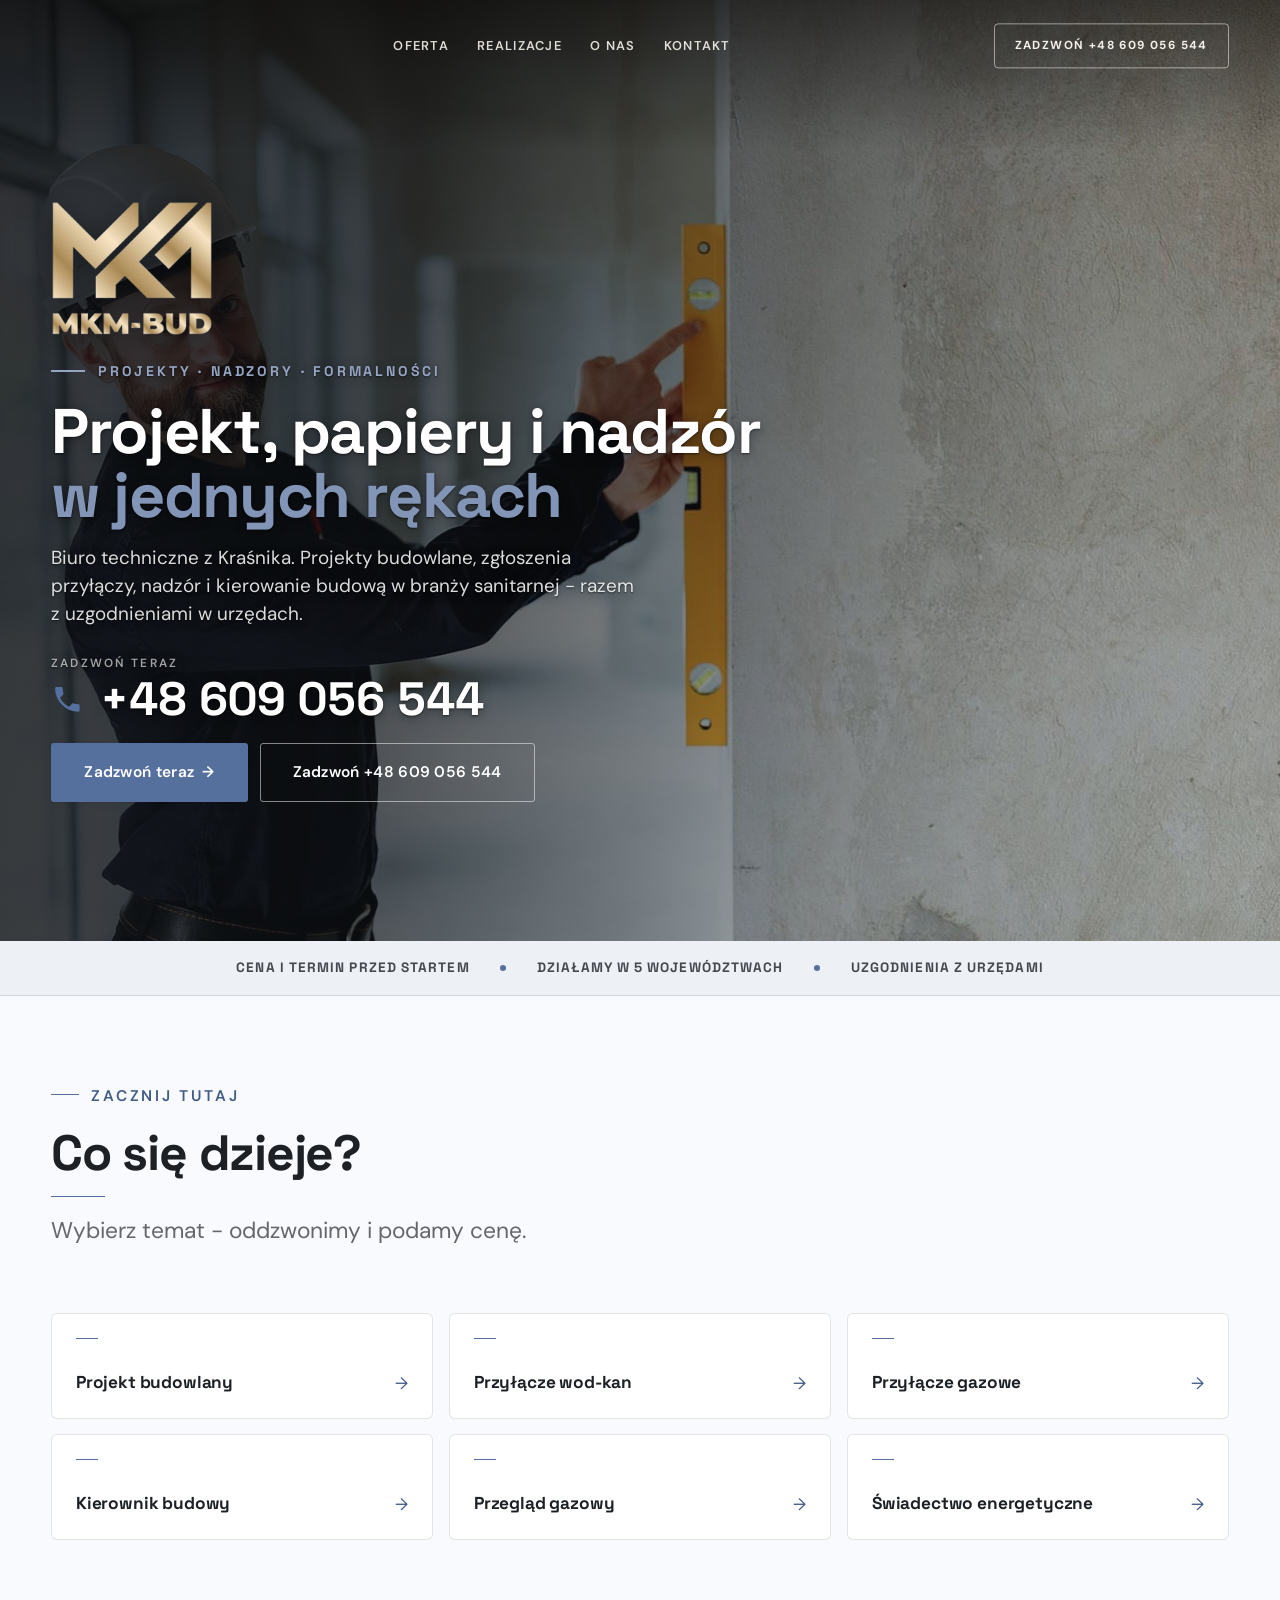
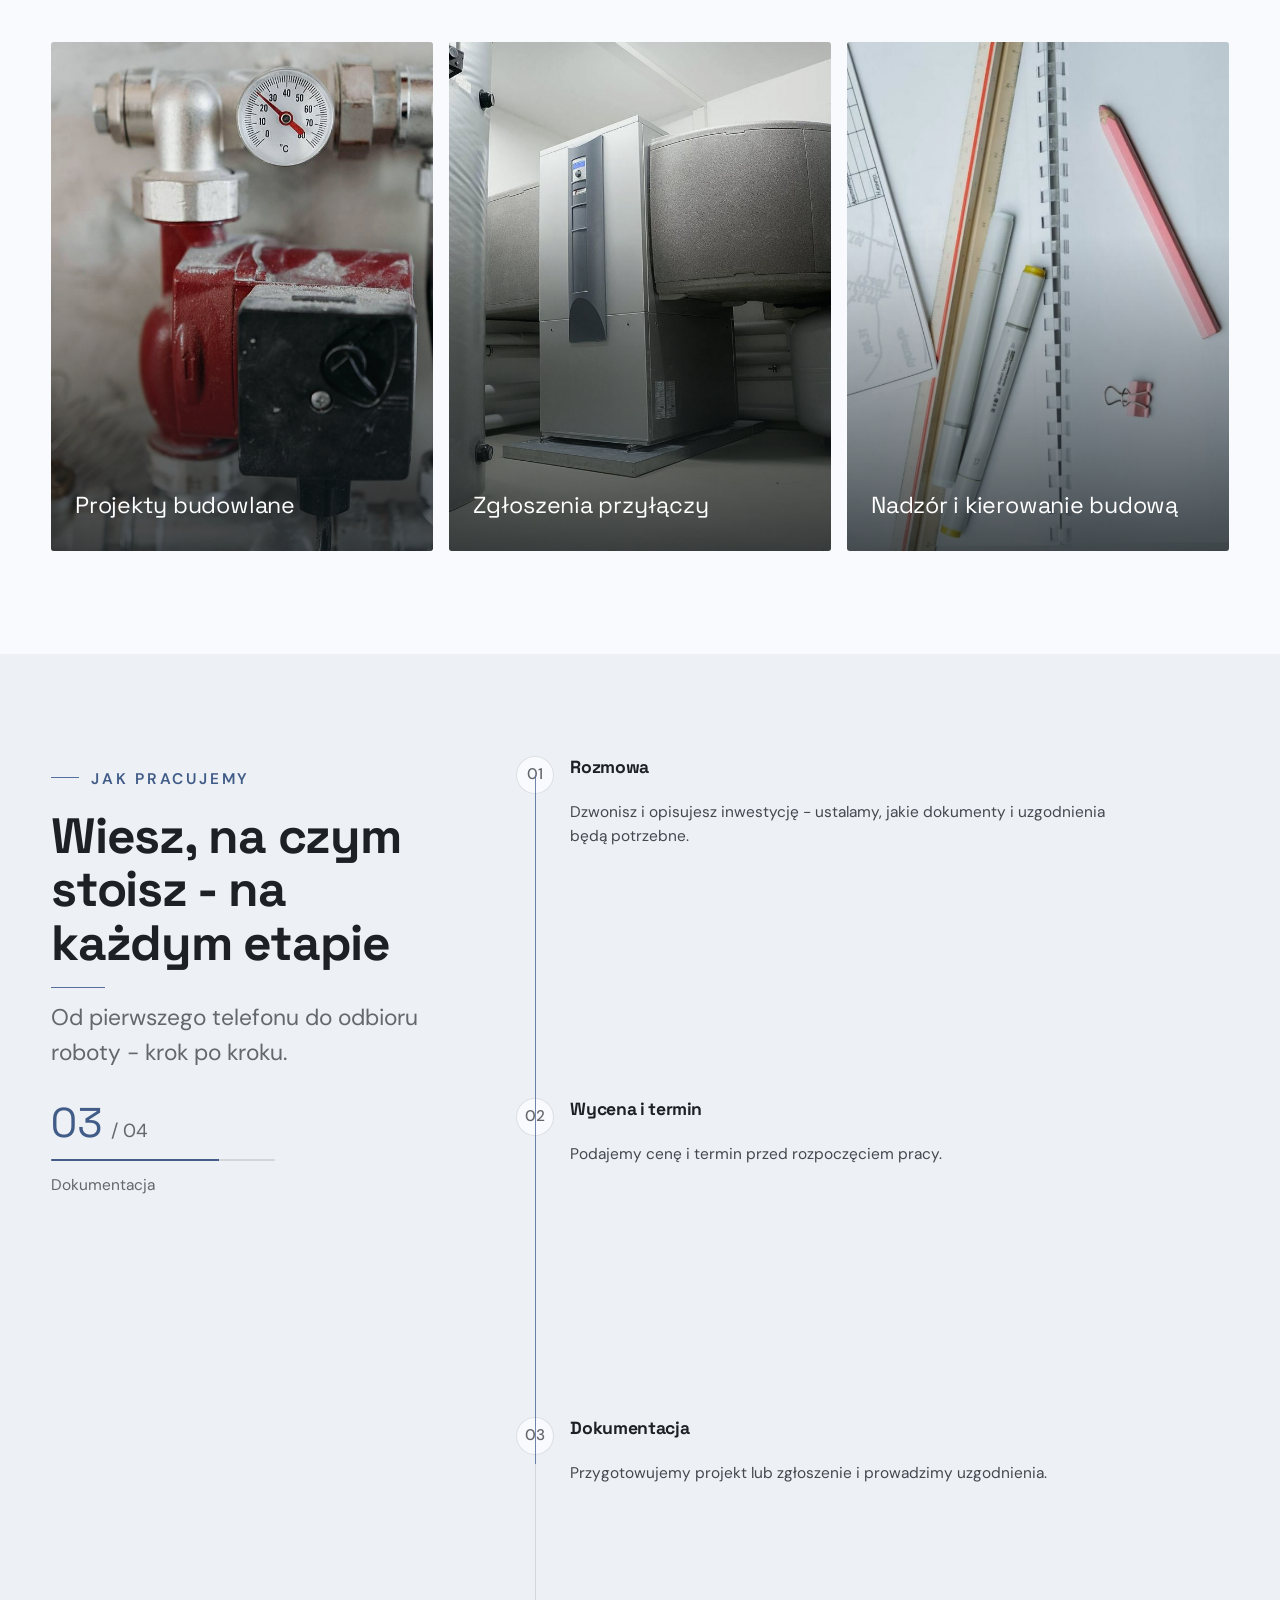
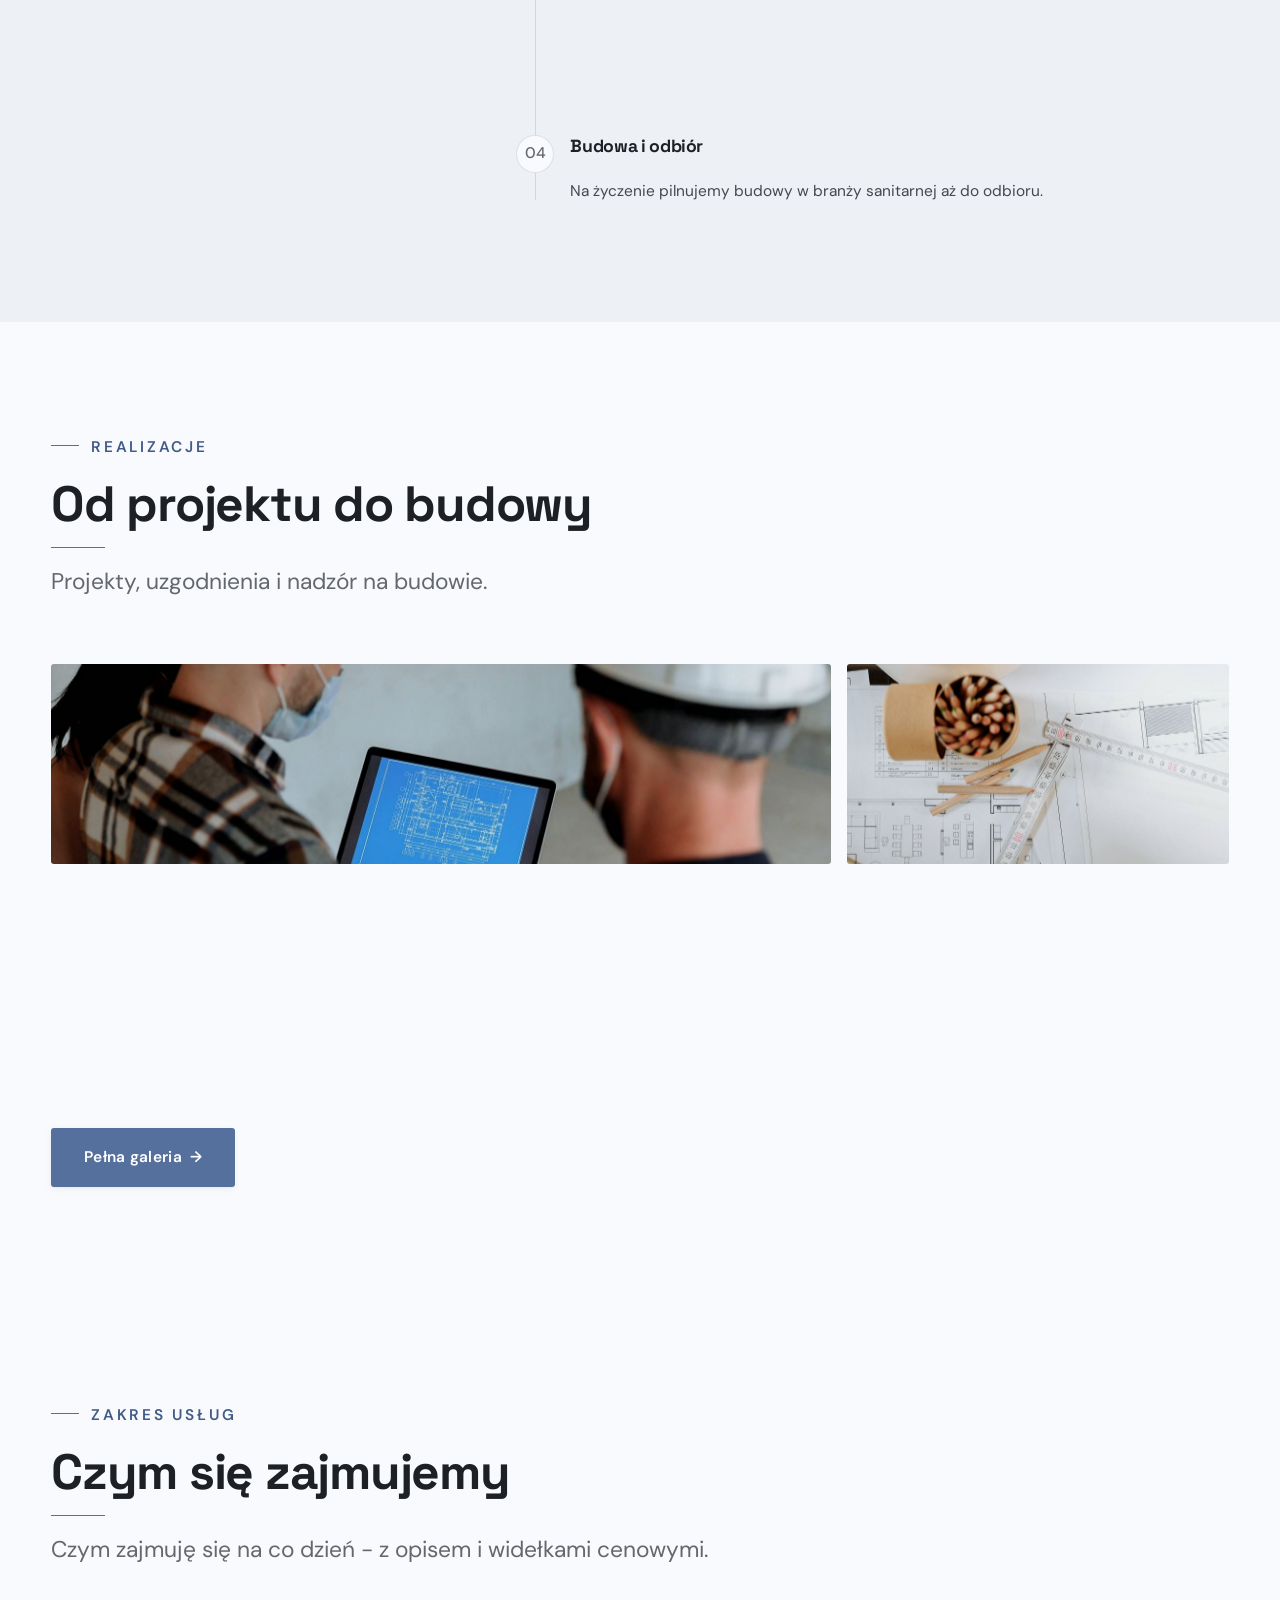
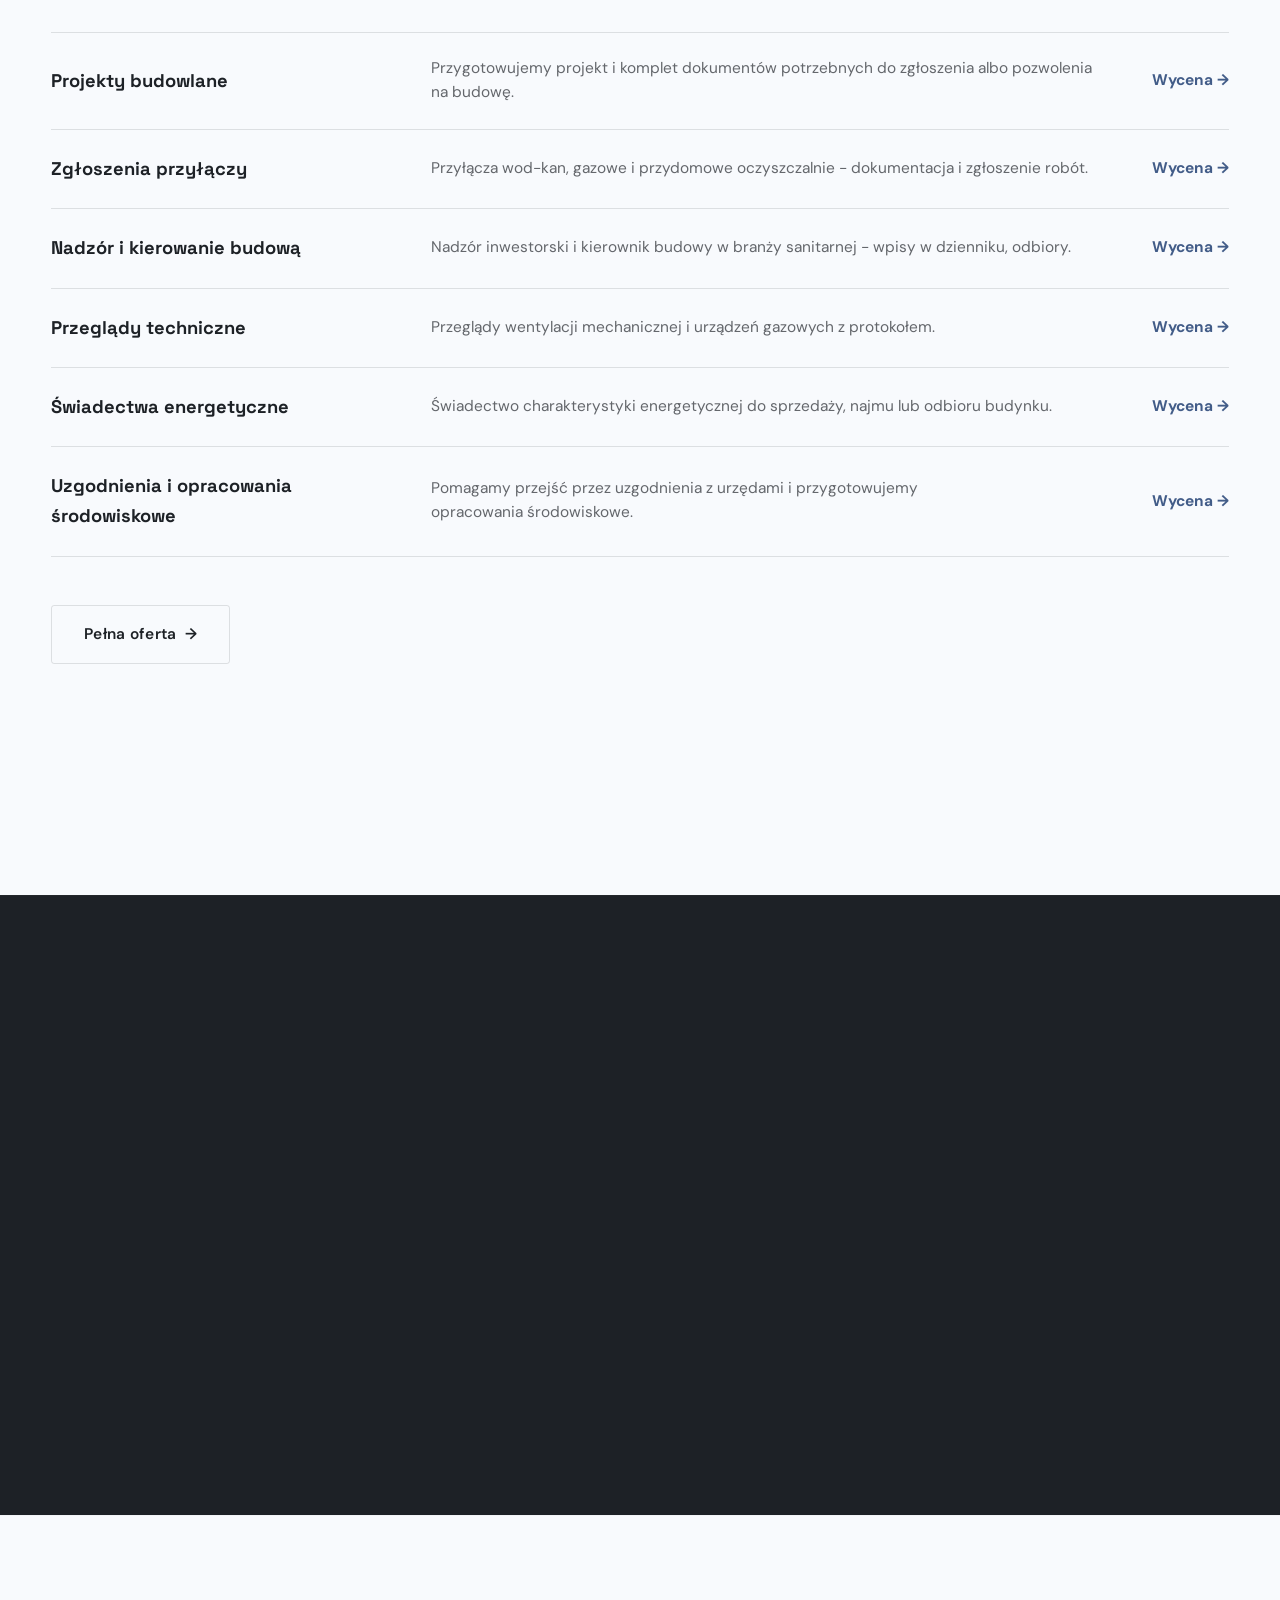
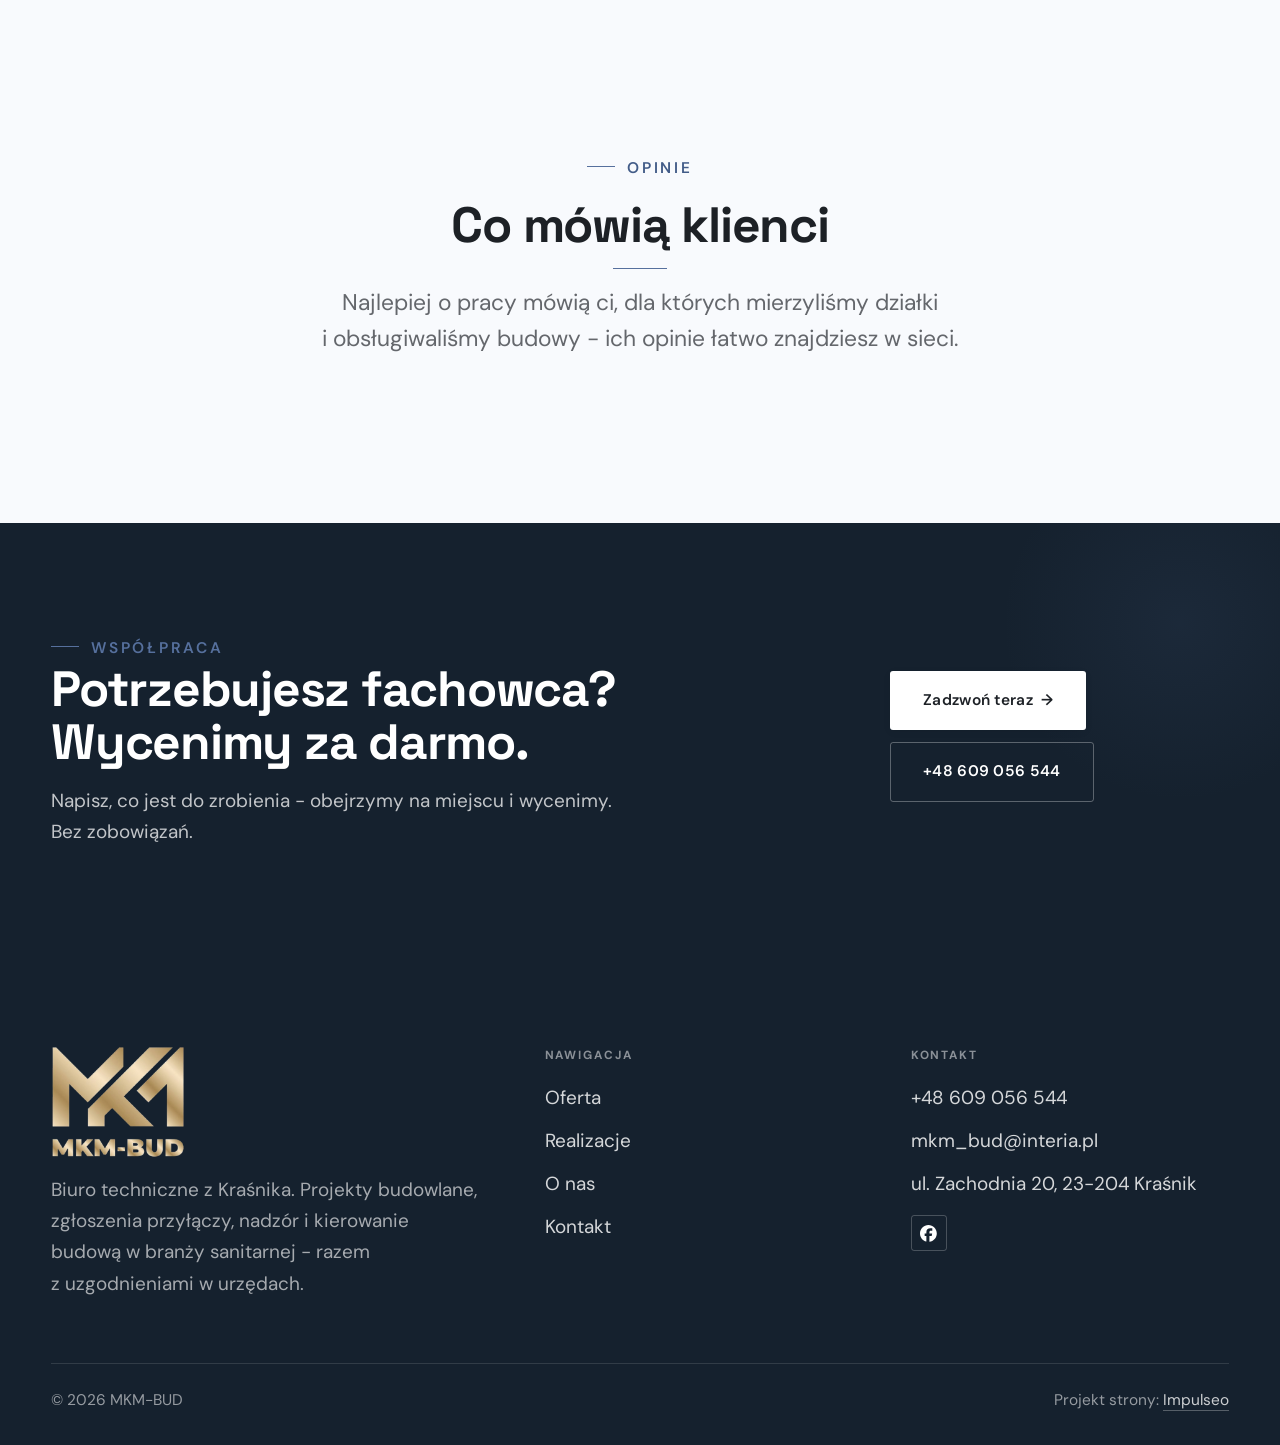
<file: index.html>
<!DOCTYPE html>
<html lang="pl">
<head>
<meta charset="UTF-8">
<meta name="viewport" content="width=device-width, initial-scale=1.0">
<title>MKM-BUD - Projekty i nadzory budowlane · Kraśnik</title>
<meta name="description" content="MKM-BUD - projekty budowlane, zgłoszenia przyłączy wod-kan i gazowych, nadzory i kierowanie budową w branży sanitarnej, przeglądy techniczne, świadectwa energetyczne. Kraśnik i okolice.">
<link rel="canonical" href="https://kris20032.github.io/mkm-bud/">
<meta name="robots" content="noindex, nofollow">
<meta property="og:type" content="website">
<meta property="og:locale" content="pl_PL">
<meta property="og:site_name" content="MKM-BUD">
<meta property="og:title" content="MKM-BUD - Projekty i nadzory budowlane · Kraśnik">
<meta property="og:description" content="MKM-BUD - projekty budowlane, zgłoszenia przyłączy wod-kan i gazowych, nadzory i kierowanie budową w branży sanitarnej, przeglądy techniczne, świadectwa energetyczne. Kraśnik i okolice.">
<meta property="og:url" content="https://kris20032.github.io/mkm-bud/">
<meta property="og:image" content="https://kris20032.github.io/mkm-bud/img/og.jpg">
<meta property="og:image:width" content="1200">
<meta property="og:image:height" content="630">
<meta name="twitter:card" content="summary_large_image">
<script type="application/ld+json">{"@context": "https://schema.org", "@type": "LocalBusiness", "name": "MKM-BUD", "url": "https://kris20032.github.io/mkm-bud/", "telephone": "+48609056544", "image": "https://kris20032.github.io/mkm-bud/img/og.jpg", "areaServed": "Kraśnik", "sameAs": ["https://www.facebook.com/mkmbudownictwo/"]}</script>
<link rel="preconnect" href="https://fonts.googleapis.com">
<link rel="preconnect" href="https://fonts.gstatic.com" crossorigin>
<link href="https://fonts.googleapis.com/css2?family=Space+Grotesk:wght@500;600;700&family=DM+Sans:opsz,wght@9..40,400;9..40,500;9..40,600&display=swap" rel="stylesheet">
<link rel="stylesheet" href="assets/styles.css?v=61407853">
</head>
<body class="home">

<header class="nav">
  <div class="wrap nav-inner">
    <a class="brand brand-has-logo" href="index.html"><img class="brand-logo" src="img/logo-nav.jpg" alt="MKM-BUD" width="371" height="320" decoding="async"></a>
    <nav class="nav-links">
      <a href="oferta.html">Oferta</a>
      <a href="realizacje.html">Realizacje</a>
      <a href="o-nas.html">O nas</a>
      <a href="kontakt.html">Kontakt</a>
      <a href="tel:+48609056544" class="btn btn-accent">Zadzwoń +48 609 056 544</a>
    </nav>
    <button class="nav-toggle" aria-label="Menu"><span></span><span></span><span></span></button>
  </div>
</header>

<main>
<section class="hero-fach">
  <img class="hf-photo" src="img/hero.jpg" fetchpriority="high" data-rotate="img/g1.jpg|img/g2.jpg" alt="MKM-BUD" width="1600" height="1066">
  <div class="hf-panel">
    <div class="hf-inner">
      <img class="hf-logo" src="img/logo-gold.png" alt="Logo MKM-BUD" width="431" height="360" decoding="async">
      <span class="hf-kicker">Projekty · nadzory · formalności</span>
      <h1 class="hf-title">Projekt, papiery i nadzór <em>w jednych rękach</em></h1>
      <p class="hf-lead">Biuro techniczne z Kraśnika. Projekty budowlane, zgłoszenia przyłączy, nadzór i kierowanie budową w branży sanitarnej - razem z uzgodnieniami w urzędach.</p>
      <a class="hf-phone" href="tel:+48609056544"><span class="hf-phone-lab">Zadzwoń teraz</span><span class="hf-phone-num"><svg class="ico-tel" width="16" height="16" viewBox="0 0 24 24" fill="none" aria-hidden="true"><path d="M6.6 10.8a15.5 15.5 0 0 0 6.6 6.6l2.2-2.2a1 1 0 0 1 1-.24 11.4 11.4 0 0 0 3.6.58 1 1 0 0 1 1 1V20a1 1 0 0 1-1 1A17 17 0 0 1 3 4a1 1 0 0 1 1-1h3.5a1 1 0 0 1 1 1c0 1.25.2 2.46.58 3.6a1 1 0 0 1-.25 1l-2.23 2.2Z" fill="currentColor"/></svg> +48 609 056 544</span></a>
      <div class="hf-actions">
        <a href="kontakt.html" class="btn btn-accent">Zadzwoń teraz <span class="arr">→</span></a>
        <a href="tel:+48609056544" class="btn btn-ghost hf-ghost">Zadzwoń +48 609 056 544</a>
      </div>
    </div>
  </div>
</section>
<section class="fach-promise">
  <div class="wrap">
    <ul class="fp-row reveal"><li>Cena i termin przed startem</li><li>Działamy w 5 województwach</li><li>Uzgodnienia z urzędami</li></ul>
  </div>
</section>
<section class="objawy">
  <div class="wrap">
    <div class="head reveal">
      <span class="eyebrow">Zacznij tutaj</span>
      <h2>Co się dzieje?</h2>
      <p>Wybierz temat - oddzwonimy i podamy cenę.</p>
    </div>
    <div class="obj-grid">
      <a class="obj-tile reveal" href="kontakt.html"><span class="ot-row"><span class="ot-name">Projekt budowlany</span><span class="ot-arr" aria-hidden="true">→</span></span></a>
      <a class="obj-tile reveal" href="kontakt.html"><span class="ot-row"><span class="ot-name">Przyłącze wod-kan</span><span class="ot-arr" aria-hidden="true">→</span></span></a>
      <a class="obj-tile reveal" href="kontakt.html"><span class="ot-row"><span class="ot-name">Przyłącze gazowe</span><span class="ot-arr" aria-hidden="true">→</span></span></a>
      <a class="obj-tile reveal" href="kontakt.html"><span class="ot-row"><span class="ot-name">Kierownik budowy</span><span class="ot-arr" aria-hidden="true">→</span></span></a>
      <a class="obj-tile reveal" href="kontakt.html"><span class="ot-row"><span class="ot-name">Przegląd gazowy</span><span class="ot-arr" aria-hidden="true">→</span></span></a>
      <a class="obj-tile reveal" href="kontakt.html"><span class="ot-row"><span class="ot-name">Świadectwo energetyczne</span><span class="ot-arr" aria-hidden="true">→</span></span></a>
    </div>
  </div>
</section>
<section class="gateways-band">
  <div class="wrap">
    <div class="gateways">
      <a href="oferta.html" class="gateway reveal"><img src="img/g3.jpg" alt="Projekty budowlane" loading="lazy" width="1600" height="1068" decoding="async"><span class="g-ttl">Projekty budowlane</span></a>
      <a href="oferta.html" class="gateway reveal"><img src="img/g4.jpg" alt="Zgłoszenia przyłączy" loading="lazy" width="1600" height="1066" decoding="async"><span class="g-ttl">Zgłoszenia przyłączy</span></a>
      <a href="oferta.html" class="gateway reveal"><img src="img/g5.jpg" alt="Nadzór i kierowanie budową" loading="lazy" width="1556" height="1022" decoding="async"><span class="g-ttl">Nadzór i kierowanie budową</span></a>
    </div>
  </div>
</section>
<section class="proces proces-os fachowcy">
  <div class="wrap proc-grid">
    <div class="proc-side">
      <div class="head reveal">
        <span class="eyebrow">Jak pracujemy</span>
        <h2>Wiesz, na czym stoisz - na każdym etapie</h2>
        <p>Od pierwszego telefonu do odbioru roboty - krok po kroku.</p>
      </div>
      <div class="proc-count" aria-hidden="true"><span class="pc-cur">01</span><span class="pc-all">/ 04</span></div>
      <div class="proc-bar" aria-hidden="true"><i></i></div>
      <p class="proc-now" aria-hidden="true">Rozmowa</p>
    </div>
    <ol class="proces-line">
      <li class="reveal"><span class="pno">01</span><h3>Rozmowa</h3><p>Dzwonisz i opisujesz inwestycję - ustalamy, jakie dokumenty i uzgodnienia będą potrzebne.</p></li>
      <li class="reveal"><span class="pno">02</span><h3>Wycena i termin</h3><p>Podajemy cenę i termin przed rozpoczęciem pracy.</p></li>
      <li class="reveal"><span class="pno">03</span><h3>Dokumentacja</h3><p>Przygotowujemy projekt lub zgłoszenie i prowadzimy uzgodnienia.</p></li>
      <li class="reveal"><span class="pno">04</span><h3>Budowa i odbiór</h3><p>Na życzenie pilnujemy budowy w branży sanitarnej aż do odbioru.</p></li>
    </ol>
  </div>
</section>
<section>
  <div class="wrap">
    <div class="head reveal">
      <span class="eyebrow">Realizacje</span>
      <h2>Od projektu do budowy</h2>
      <p>Projekty, uzgodnienia i nadzór na budowie.</p>
    </div>
    <div class="gallery">
      <div class="tile t-two3 reveal"><img src="img/g6.jpg" alt="MKM-BUD" loading="lazy" width="1600" height="1066" decoding="async"></div>
      <div class="tile t-third reveal"><img src="img/g7.jpg" alt="MKM-BUD" loading="lazy" width="1600" height="1066" decoding="async"></div>
      <div class="tile t-third reveal"><img src="img/g8.jpg" alt="MKM-BUD" loading="lazy" width="1600" height="1066" decoding="async"></div>
      <div class="tile t-third reveal"><img src="img/g9.jpg" alt="MKM-BUD" loading="lazy" width="1600" height="1066" decoding="async"></div>
      <div class="tile t-third reveal"><img src="img/g10.jpg" alt="MKM-BUD" loading="lazy" width="1548" height="1008" decoding="async"></div>
    </div>
    <div style="margin-top:var(--space-7)" class="reveal"><a href="realizacje.html" class="btn btn-accent">Pełna galeria <span class="arr">→</span></a></div>
  </div>
</section>
<section class="fach-uslugi">
  <div class="wrap">
    <div class="head reveal">
      <span class="eyebrow">Zakres usług</span>
      <h2>Czym się zajmujemy</h2>
      <p>Czym zajmuję się na co dzień - z opisem i widełkami cenowymi.</p>
    </div>
    <ul class="fu-list">
      <li class="fu-row reveal"><div class="fu-name">Projekty budowlane</div><div class="fu-desc">Przygotowujemy projekt i komplet dokumentów potrzebnych do zgłoszenia albo pozwolenia na budowę.</div><a class="fu-cta" href="kontakt.html">Wycena <span class="arr">→</span></a></li>
      <li class="fu-row reveal"><div class="fu-name">Zgłoszenia przyłączy</div><div class="fu-desc">Przyłącza wod-kan, gazowe i przydomowe oczyszczalnie - dokumentacja i zgłoszenie robót.</div><a class="fu-cta" href="kontakt.html">Wycena <span class="arr">→</span></a></li>
      <li class="fu-row reveal"><div class="fu-name">Nadzór i kierowanie budową</div><div class="fu-desc">Nadzór inwestorski i kierownik budowy w branży sanitarnej - wpisy w dzienniku, odbiory.</div><a class="fu-cta" href="kontakt.html">Wycena <span class="arr">→</span></a></li>
      <li class="fu-row reveal"><div class="fu-name">Przeglądy techniczne</div><div class="fu-desc">Przeglądy wentylacji mechanicznej i urządzeń gazowych z protokołem.</div><a class="fu-cta" href="kontakt.html">Wycena <span class="arr">→</span></a></li>
      <li class="fu-row reveal"><div class="fu-name">Świadectwa energetyczne</div><div class="fu-desc">Świadectwo charakterystyki energetycznej do sprzedaży, najmu lub odbioru budynku.</div><a class="fu-cta" href="kontakt.html">Wycena <span class="arr">→</span></a></li>
      <li class="fu-row reveal"><div class="fu-name">Uzgodnienia i opracowania środowiskowe</div><div class="fu-desc">Pomagamy przejść przez uzgodnienia z urzędami i przygotowujemy opracowania środowiskowe.</div><a class="fu-cta" href="kontakt.html">Wycena <span class="arr">→</span></a></li>
    </ul>
    <div style="margin-top:var(--space-7)" class="reveal"><a href="oferta.html" class="btn btn-ghost">Pełna oferta <span class="arr">→</span></a></div>
  </div>
</section>
<section class="stopklatka" aria-hidden="true">
  <div class="stk-bg" style="background-image:url(img/g11.jpg)"></div>
</section>
<section class="opinie op-fallback">
  <div class="wrap">
    <div class="head center reveal">
      <span class="eyebrow">Opinie</span>
      <h2>Co mówią klienci</h2>
      <p>Najlepiej o pracy mówią ci, dla których mierzyliśmy działki i obsługiwaliśmy budowy - ich opinie łatwo znajdziesz w sieci.</p>
    </div>
  </div>
</section>
<section class="cta">
  <div class="wrap">
    <div class="reveal">
      <span class="eyebrow">Współpraca</span>
      <h2>Potrzebujesz fachowca? Wycenimy za darmo.</h2>
      <p>Napisz, co jest do zrobienia - obejrzymy na miejscu i wycenimy. Bez zobowiązań.</p>
    </div>
    <div class="cta-actions reveal">
      <a href="kontakt.html" class="btn btn-light">Zadzwoń teraz <span class="arr">→</span></a>
      <a href="tel:+48609056544" class="btn btn-ghost btn-ghost-cta">+48 609 056 544</a>
    </div>
  </div>
</section>
</main>

<footer>
  <div class="wrap">
    <div class="foot-grid">
      <div class="foot-brand">
        <img class="foot-logo" src="img/logo-gold.png" alt="MKM-BUD" width="431" height="360" loading="lazy" decoding="async">
        <p>Biuro techniczne z Kraśnika. Projekty budowlane, zgłoszenia przyłączy, nadzór i kierowanie budową w branży sanitarnej - razem z uzgodnieniami w urzędach.</p>
      </div>
      <div class="foot-col">
        <h4>Nawigacja</h4>
        <a href="oferta.html">Oferta</a>
        <a href="realizacje.html">Realizacje</a>
        <a href="o-nas.html">O nas</a>
        <a href="kontakt.html">Kontakt</a>
      </div>
      <div class="foot-col">
        <h4>Kontakt</h4>
        <a href="tel:+48609056544">+48 609 056 544</a>
        <a href="mailto:mkm_bud@interia.pl">mkm_bud@interia.pl</a>
        <p>ul. Zachodnia 20, 23-204 Kraśnik</p>
      <div class="foot-soc">
        <a class="soc" href="https://www.facebook.com/mkmbudownictwo/" target="_blank" rel="noopener" aria-label="Facebook - MKM-BUD"><svg viewBox="0 0 24 24" aria-hidden="true" focusable="false"><path d="M9.101 23.691v-7.98H6.627v-3.667h2.474v-1.58c0-4.085 1.848-5.978 5.858-5.978.401 0 .955.042 1.468.103a8.68 8.68 0 0 1 1.141.195v3.325a8.623 8.623 0 0 0-.653-.036 26.805 26.805 0 0 0-.733-.009c-.707 0-1.259.096-1.675.309a1.686 1.686 0 0 0-.679.622c-.258.42-.374.995-.374 1.752v1.297h3.919l-.386 2.103-.287 1.564h-3.246v8.245C19.396 23.238 24 18.179 24 12.044c0-6.627-5.373-12-12-12s-12 5.373-12 12c0 5.628 3.874 10.35 9.101 11.647Z" fill="currentColor"/></svg></a>
      </div>
      </div>
    </div>
    <div class="foot-bot">
      <span>© 2026 MKM-BUD</span>
      <span>Projekt strony: <a class="foot-credit" href="https://impulseo.pl" target="_blank" rel="noopener">Impulseo</a></span>
    </div>
  </div>
</footer>
<div class="sticky-call"><a class="sc-call" href="tel:+48609056544"><svg class="ico-tel" width="16" height="16" viewBox="0 0 24 24" fill="none" aria-hidden="true"><path d="M6.6 10.8a15.5 15.5 0 0 0 6.6 6.6l2.2-2.2a1 1 0 0 1 1-.24 11.4 11.4 0 0 0 3.6.58 1 1 0 0 1 1 1V20a1 1 0 0 1-1 1A17 17 0 0 1 3 4a1 1 0 0 1 1-1h3.5a1 1 0 0 1 1 1c0 1.25.2 2.46.58 3.6a1 1 0 0 1-.25 1l-2.23 2.2Z" fill="currentColor"/></svg> Zadzwoń</a><a class="sc-quote" href="kontakt.html">Zadzwoń teraz</a></div>
<div class="demo-wazne" data-do="2026-10-21" data-cykl="3" hidden><svg class="dw-ico" width="13" height="13" viewBox="0 0 24 24" fill="none" aria-hidden="true"><circle cx="12" cy="12" r="8.6" stroke="currentColor" stroke-width="1.8"/><path d="M12 7.2V12l3.3 2" stroke="currentColor" stroke-width="1.8" stroke-linecap="round"/></svg><span class="dw-txt"></span></div>

<script src="assets/main.js"></script>
</body>
</html>
</file>
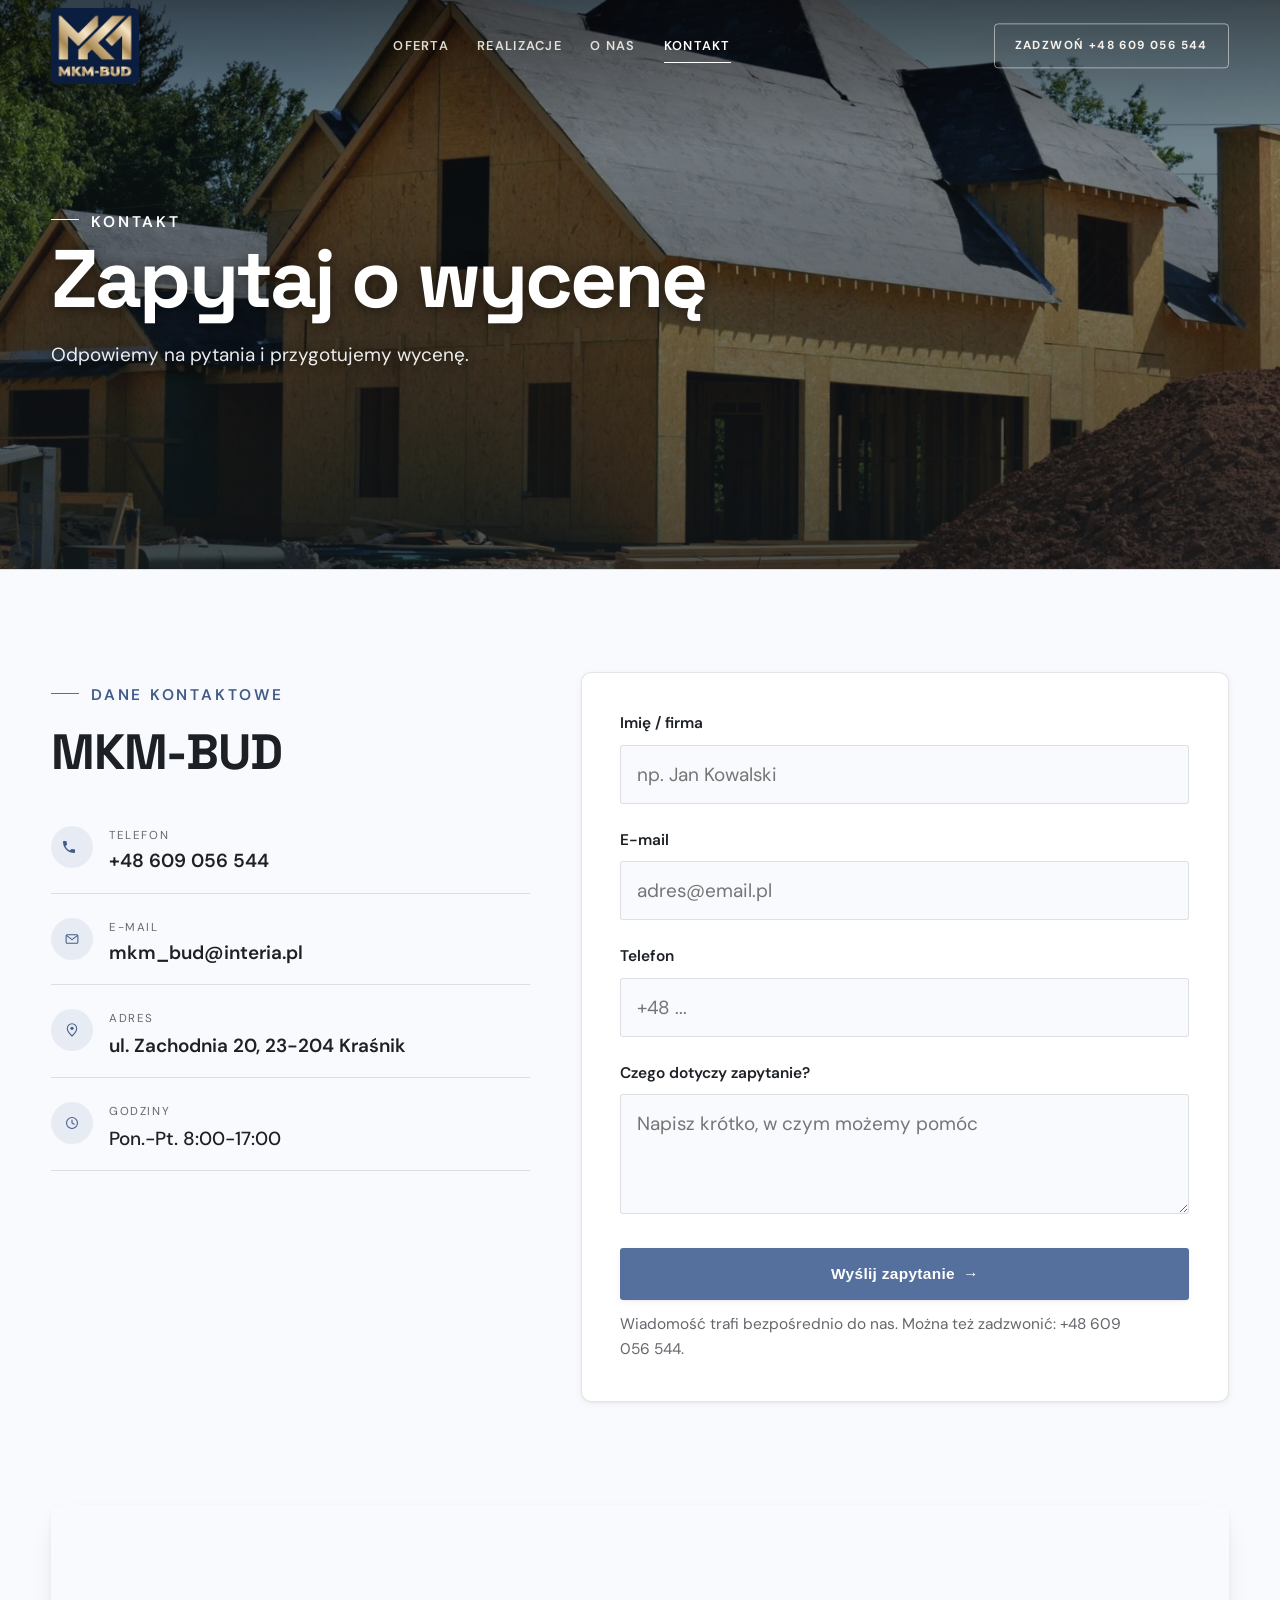
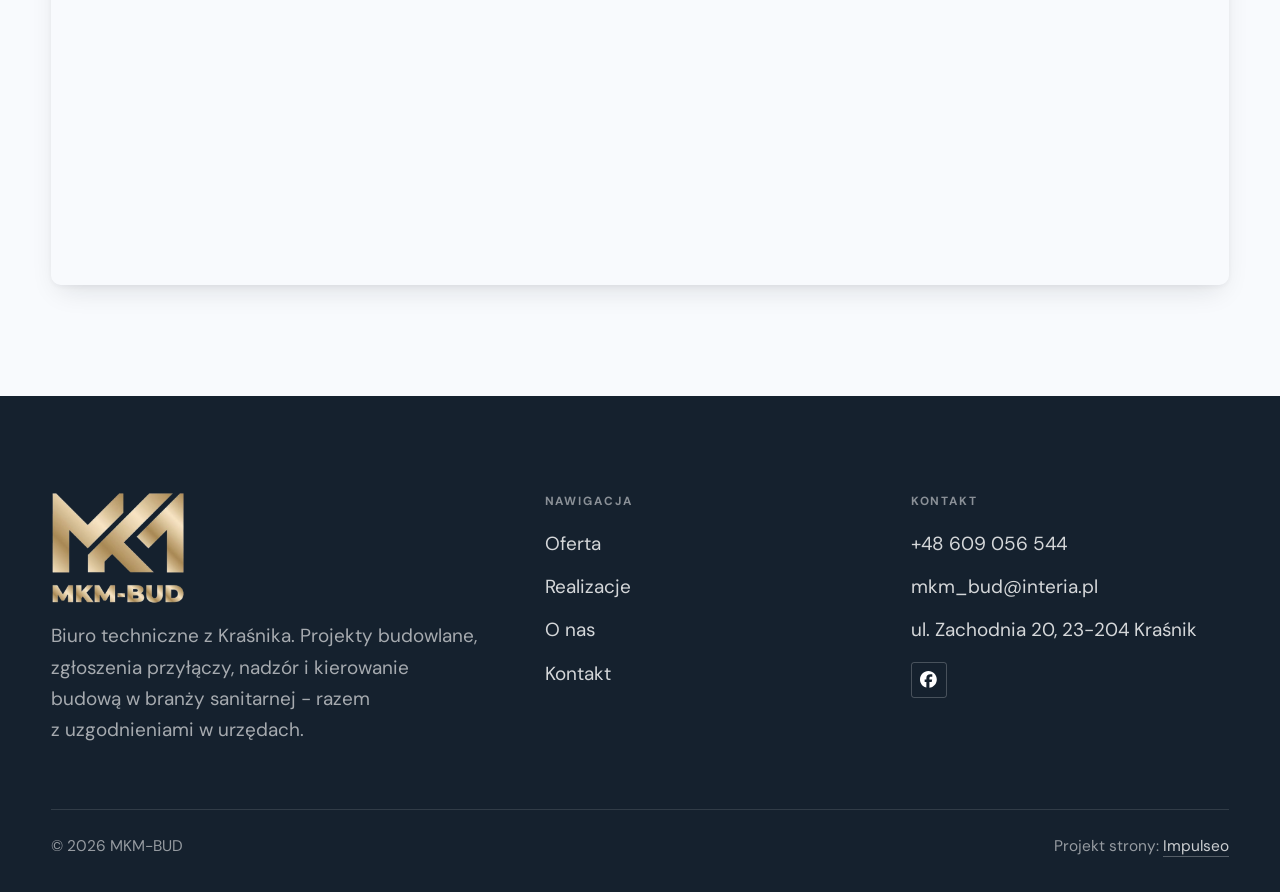
<file: kontakt.html>
<!DOCTYPE html>
<html lang="pl">
<head>
<meta charset="UTF-8">
<meta name="viewport" content="width=device-width, initial-scale=1.0">
<title>Kontakt - MKM-BUD</title>
<meta name="description" content="Kontakt MKM-BUD - ul. Zachodnia 20, 23-204 Kraśnik">
<link rel="canonical" href="https://kris20032.github.io/mkm-bud/kontakt.html">
<meta name="robots" content="noindex, nofollow">
<meta property="og:type" content="website">
<meta property="og:locale" content="pl_PL">
<meta property="og:site_name" content="MKM-BUD">
<meta property="og:title" content="Kontakt - MKM-BUD">
<meta property="og:description" content="Kontakt MKM-BUD - ul. Zachodnia 20, 23-204 Kraśnik">
<meta property="og:url" content="https://kris20032.github.io/mkm-bud/kontakt.html">
<meta property="og:image" content="https://kris20032.github.io/mkm-bud/img/og.jpg">
<meta property="og:image:width" content="1200">
<meta property="og:image:height" content="630">
<meta name="twitter:card" content="summary_large_image">
<link rel="preconnect" href="https://fonts.googleapis.com">
<link rel="preconnect" href="https://fonts.gstatic.com" crossorigin>
<link href="https://fonts.googleapis.com/css2?family=Space+Grotesk:wght@500;600;700&family=DM+Sans:opsz,wght@9..40,400;9..40,500;9..40,600&display=swap" rel="stylesheet">
<link rel="stylesheet" href="assets/styles.css?v=61407853">
</head>
<body>

<header class="nav">
  <div class="wrap nav-inner">
    <a class="brand brand-has-logo" href="index.html"><img class="brand-logo" src="img/logo-nav.jpg" alt="MKM-BUD" width="371" height="320" decoding="async"></a>
    <nav class="nav-links">
      <a href="oferta.html">Oferta</a>
      <a href="realizacje.html">Realizacje</a>
      <a href="o-nas.html">O nas</a>
      <a href="kontakt.html" class="active" aria-current="page">Kontakt</a>
      <a href="tel:+48609056544" class="btn btn-accent">Zadzwoń +48 609 056 544</a>
    </nav>
    <button class="nav-toggle" aria-label="Menu"><span></span><span></span><span></span></button>
  </div>
</header>

<main>
<section class="pagehead">
  <img src="img/g10.jpg" alt="MKM-BUD - Zapytaj o wycenę" width="1548" height="1008" decoding="async">
  <div class="wrap">
    <span class="eyebrow">Kontakt</span>
    <h1>Zapytaj o wycenę</h1>
    <p>Odpowiemy na pytania i przygotujemy wycenę.</p>
  </div>
</section>
<section>
  <div class="wrap contact-grid">
    <div class="reveal">
      <span class="eyebrow">Dane kontaktowe</span>
      <h2 style="margin:var(--space-4) 0 var(--space-6)">MKM-BUD</h2>
      <div class="info-list">
        <div class="info-row"><div class="ic"><svg class="ico-tel" width="16" height="16" viewBox="0 0 24 24" fill="none" aria-hidden="true"><path d="M6.6 10.8a15.5 15.5 0 0 0 6.6 6.6l2.2-2.2a1 1 0 0 1 1-.24 11.4 11.4 0 0 0 3.6.58 1 1 0 0 1 1 1V20a1 1 0 0 1-1 1A17 17 0 0 1 3 4a1 1 0 0 1 1-1h3.5a1 1 0 0 1 1 1c0 1.25.2 2.46.58 3.6a1 1 0 0 1-.25 1l-2.23 2.2Z" fill="currentColor"/></svg></div><div><div class="lbl">Telefon</div><a class="val" href="tel:+48609056544">+48 609 056 544</a></div></div>
        <div class="info-row"><div class="ic"><svg class="ico-mail" width="16" height="16" viewBox="0 0 24 24" fill="none" aria-hidden="true"><rect x="3.2" y="5.5" width="17.6" height="13" rx="1.6" stroke="currentColor" stroke-width="1.6"/><path d="M4 7l8 6 8-6" stroke="currentColor" stroke-width="1.6" stroke-linecap="round" stroke-linejoin="round"/></svg></div><div><div class="lbl">E-mail</div><a class="val" href="mailto:mkm_bud@interia.pl">mkm_bud@interia.pl</a></div></div>
        <div class="info-row"><div class="ic"><svg class="ico-pin" width="16" height="16" viewBox="0 0 24 24" fill="none" aria-hidden="true"><path d="M12 21s7-6.1 7-11.5A7 7 0 0 0 5 9.5C5 14.9 12 21 12 21Z" stroke="currentColor" stroke-width="1.6" fill="none"/><circle cx="12" cy="9.5" r="2.4" fill="currentColor"/></svg></div><div><div class="lbl">Adres</div><div class="val">ul. Zachodnia 20, 23-204 Kraśnik</div></div></div>
        <div class="info-row"><div class="ic"><svg class="ico-clock" width="16" height="16" viewBox="0 0 24 24" fill="none" aria-hidden="true"><circle cx="12" cy="12" r="8.2" stroke="currentColor" stroke-width="1.6"/><path d="M12 7.5V12l3.2 1.9" stroke="currentColor" stroke-width="1.6" stroke-linecap="round"/></svg></div><div><div class="lbl">Godziny</div><div class="val" style="font-weight:500">Pon.-Pt. 8:00-17:00</div></div></div>
      </div>
    </div>
    <div class="reveal">
      <form class="form" action="https://formsubmit.co/mkm_bud@interia.pl" method="POST">
        <input type="hidden" name="_subject" value="Zapytanie ze strony MKM-BUD">
        <input type="hidden" name="_captcha" value="false">
        <input type="hidden" name="_template" value="table">
        <div class="fld"><label for="name">Imię / firma</label><input id="name" name="name" type="text" placeholder="np. Jan Kowalski" required></div>
        <div class="fld"><label for="email">E-mail</label><input id="email" name="email" type="email" placeholder="adres@email.pl" required></div>
        <div class="fld"><label for="phone">Telefon</label><input id="phone" name="phone" type="tel" placeholder="+48 ..."></div>
        <div class="fld"><label for="msg">Czego dotyczy zapytanie?</label><textarea id="msg" name="message" placeholder="Napisz krótko, w czym możemy pomóc" required></textarea></div>
        <button type="submit" class="btn btn-accent" style="width:100%;justify-content:center">Wyślij zapytanie <span class="arr">→</span></button>
        <p class="note">Wiadomość trafi bezpośrednio do nas. Można też zadzwonić: +48 609 056 544.</p>
      </form>
    </div>
  </div>
</section>
<section style="padding-top:0">
  <div class="wrap reveal">
    <iframe class="map" title="MKM-BUD - Kraśnik" src="https://maps.google.com/maps?q=50.9575415%2C22.1416109&z=15&output=embed" loading="lazy" referrerpolicy="no-referrer-when-downgrade"></iframe>
  </div>
</section>
</main>

<footer>
  <div class="wrap">
    <div class="foot-grid">
      <div class="foot-brand">
        <img class="foot-logo" src="img/logo-gold.png" alt="MKM-BUD" width="431" height="360" loading="lazy" decoding="async">
        <p>Biuro techniczne z Kraśnika. Projekty budowlane, zgłoszenia przyłączy, nadzór i kierowanie budową w branży sanitarnej - razem z uzgodnieniami w urzędach.</p>
      </div>
      <div class="foot-col">
        <h4>Nawigacja</h4>
        <a href="oferta.html">Oferta</a>
        <a href="realizacje.html">Realizacje</a>
        <a href="o-nas.html">O nas</a>
        <a href="kontakt.html">Kontakt</a>
      </div>
      <div class="foot-col">
        <h4>Kontakt</h4>
        <a href="tel:+48609056544">+48 609 056 544</a>
        <a href="mailto:mkm_bud@interia.pl">mkm_bud@interia.pl</a>
        <p>ul. Zachodnia 20, 23-204 Kraśnik</p>
      <div class="foot-soc">
        <a class="soc" href="https://www.facebook.com/mkmbudownictwo/" target="_blank" rel="noopener" aria-label="Facebook - MKM-BUD"><svg viewBox="0 0 24 24" aria-hidden="true" focusable="false"><path d="M9.101 23.691v-7.98H6.627v-3.667h2.474v-1.58c0-4.085 1.848-5.978 5.858-5.978.401 0 .955.042 1.468.103a8.68 8.68 0 0 1 1.141.195v3.325a8.623 8.623 0 0 0-.653-.036 26.805 26.805 0 0 0-.733-.009c-.707 0-1.259.096-1.675.309a1.686 1.686 0 0 0-.679.622c-.258.42-.374.995-.374 1.752v1.297h3.919l-.386 2.103-.287 1.564h-3.246v8.245C19.396 23.238 24 18.179 24 12.044c0-6.627-5.373-12-12-12s-12 5.373-12 12c0 5.628 3.874 10.35 9.101 11.647Z" fill="currentColor"/></svg></a>
      </div>
      </div>
    </div>
    <div class="foot-bot">
      <span>© 2026 MKM-BUD</span>
      <span>Projekt strony: <a class="foot-credit" href="https://impulseo.pl" target="_blank" rel="noopener">Impulseo</a></span>
    </div>
  </div>
</footer>
<div class="sticky-call"><a class="sc-call" href="tel:+48609056544"><svg class="ico-tel" width="16" height="16" viewBox="0 0 24 24" fill="none" aria-hidden="true"><path d="M6.6 10.8a15.5 15.5 0 0 0 6.6 6.6l2.2-2.2a1 1 0 0 1 1-.24 11.4 11.4 0 0 0 3.6.58 1 1 0 0 1 1 1V20a1 1 0 0 1-1 1A17 17 0 0 1 3 4a1 1 0 0 1 1-1h3.5a1 1 0 0 1 1 1c0 1.25.2 2.46.58 3.6a1 1 0 0 1-.25 1l-2.23 2.2Z" fill="currentColor"/></svg> Zadzwoń</a><a class="sc-quote" href="kontakt.html">Zadzwoń teraz</a></div>
<div class="demo-wazne" data-do="2026-10-21" data-cykl="3" hidden><svg class="dw-ico" width="13" height="13" viewBox="0 0 24 24" fill="none" aria-hidden="true"><circle cx="12" cy="12" r="8.6" stroke="currentColor" stroke-width="1.8"/><path d="M12 7.2V12l3.3 2" stroke="currentColor" stroke-width="1.8" stroke-linecap="round"/></svg><span class="dw-txt"></span></div>

<script src="assets/main.js"></script>
</body>
</html>
</file>
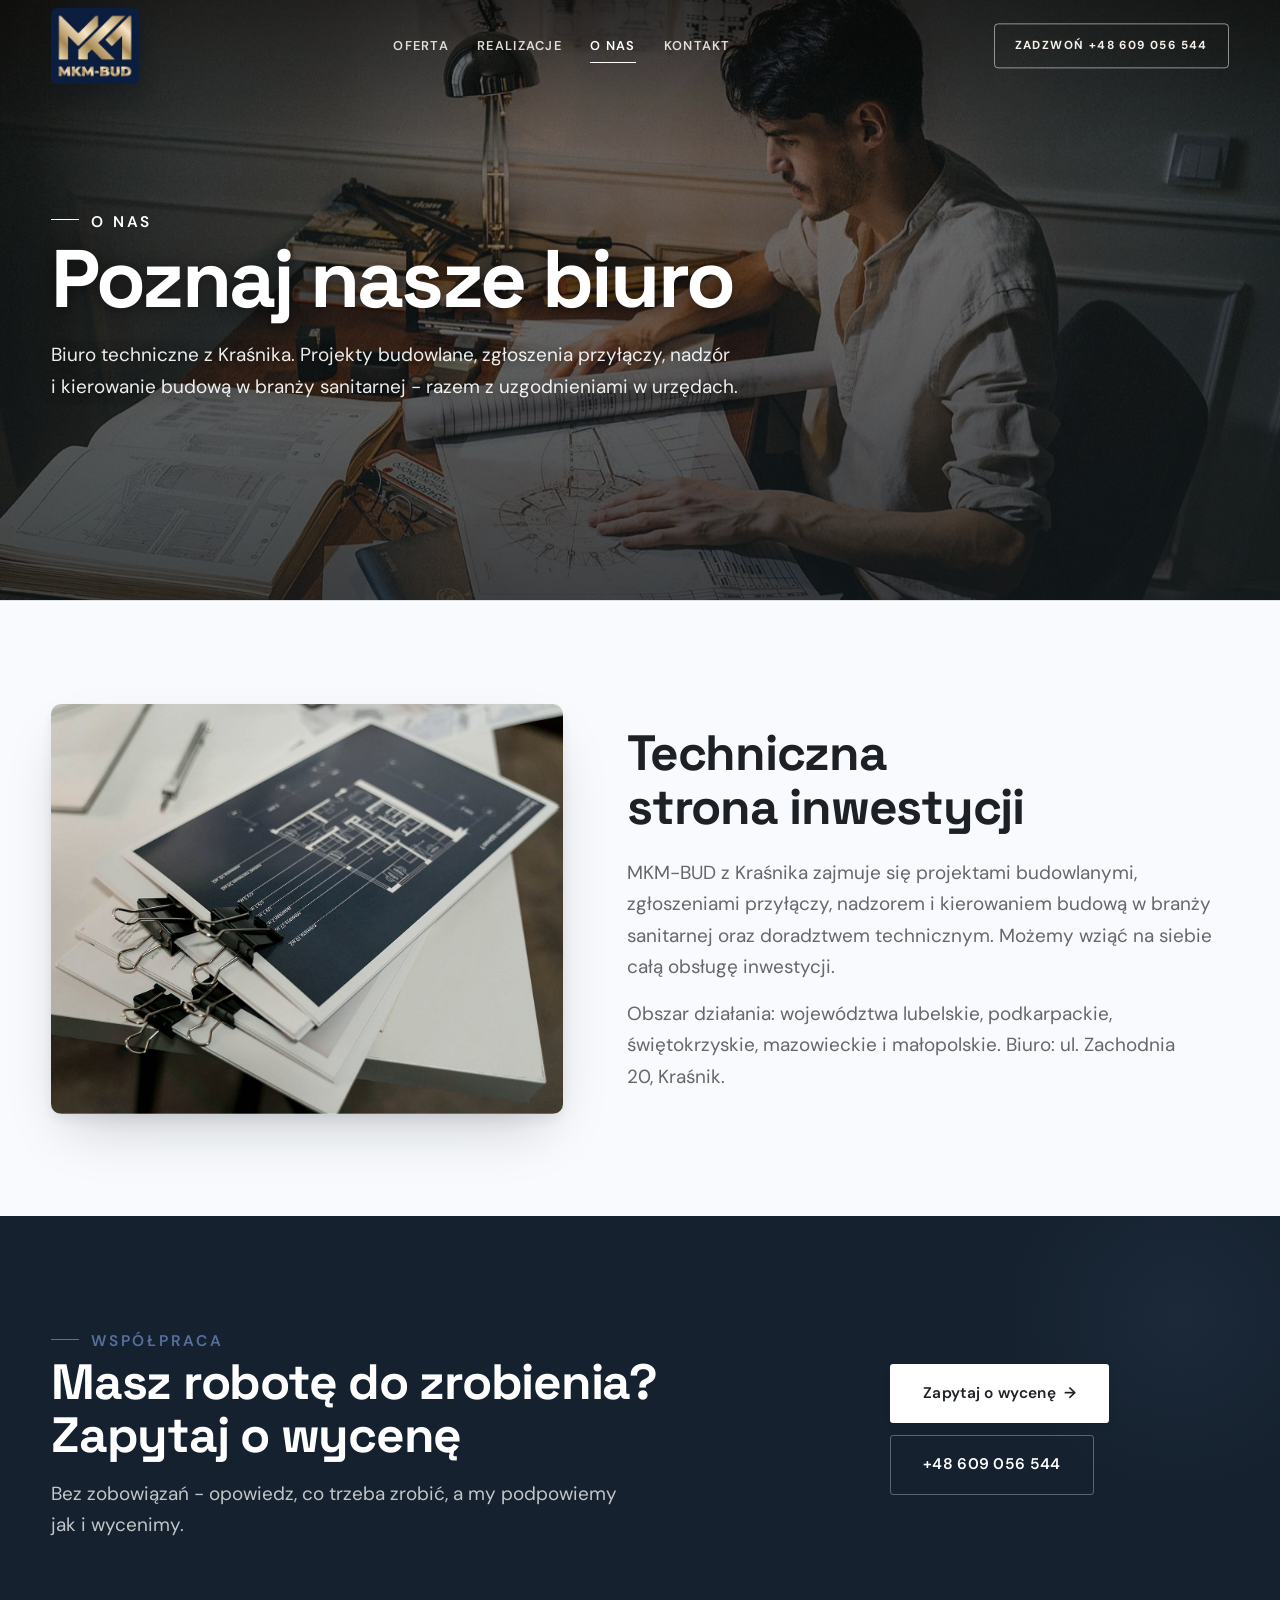
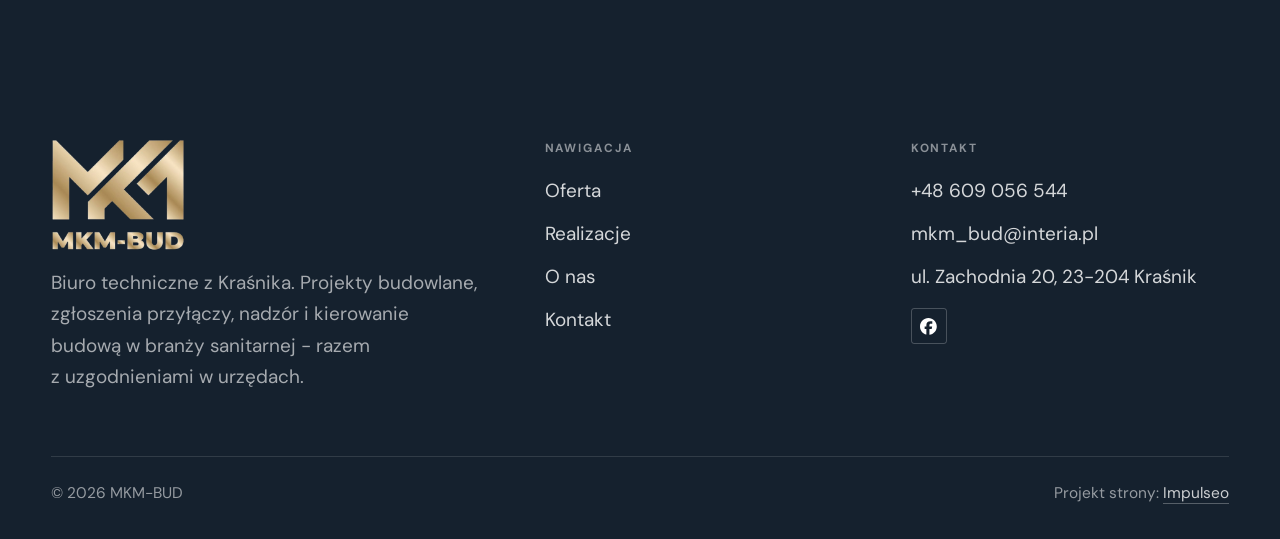
<file: o-nas.html>
<!DOCTYPE html>
<html lang="pl">
<head>
<meta charset="UTF-8">
<meta name="viewport" content="width=device-width, initial-scale=1.0">
<title>O nas - MKM-BUD</title>
<meta name="description" content="MKM-BUD - projekty budowlane, zgłoszenia przyłączy wod-kan i gazowych, nadzory i kierowanie budową w branży sanitarnej, przeglądy techniczne, świadectwa energetyczne. Kraśnik i okolice.">
<link rel="canonical" href="https://kris20032.github.io/mkm-bud/o-nas.html">
<meta name="robots" content="noindex, nofollow">
<meta property="og:type" content="website">
<meta property="og:locale" content="pl_PL">
<meta property="og:site_name" content="MKM-BUD">
<meta property="og:title" content="O nas - MKM-BUD">
<meta property="og:description" content="MKM-BUD - projekty budowlane, zgłoszenia przyłączy wod-kan i gazowych, nadzory i kierowanie budową w branży sanitarnej, przeglądy techniczne, świadectwa energetyczne. Kraśnik i okolice.">
<meta property="og:url" content="https://kris20032.github.io/mkm-bud/o-nas.html">
<meta property="og:image" content="https://kris20032.github.io/mkm-bud/img/og.jpg">
<meta property="og:image:width" content="1200">
<meta property="og:image:height" content="630">
<meta name="twitter:card" content="summary_large_image">
<link rel="preconnect" href="https://fonts.googleapis.com">
<link rel="preconnect" href="https://fonts.gstatic.com" crossorigin>
<link href="https://fonts.googleapis.com/css2?family=Space+Grotesk:wght@500;600;700&family=DM+Sans:opsz,wght@9..40,400;9..40,500;9..40,600&display=swap" rel="stylesheet">
<link rel="stylesheet" href="assets/styles.css?v=61407853">
</head>
<body>

<header class="nav">
  <div class="wrap nav-inner">
    <a class="brand brand-has-logo" href="index.html"><img class="brand-logo" src="img/logo-nav.jpg" alt="MKM-BUD" width="371" height="320" decoding="async"></a>
    <nav class="nav-links">
      <a href="oferta.html">Oferta</a>
      <a href="realizacje.html">Realizacje</a>
      <a href="o-nas.html" class="active" aria-current="page">O nas</a>
      <a href="kontakt.html">Kontakt</a>
      <a href="tel:+48609056544" class="btn btn-accent">Zadzwoń +48 609 056 544</a>
    </nav>
    <button class="nav-toggle" aria-label="Menu"><span></span><span></span><span></span></button>
  </div>
</header>

<main>
<section class="pagehead">
  <img src="img/g8.jpg" alt="MKM-BUD - Poznaj nasze biuro" width="1600" height="1066" decoding="async">
  <div class="wrap">
    <span class="eyebrow">O nas</span>
    <h1>Poznaj nasze biuro</h1>
    <p>Biuro techniczne z Kraśnika. Projekty budowlane, zgłoszenia przyłączy, nadzór i kierowanie budową w branży sanitarnej - razem z uzgodnieniami w urzędach.</p>
  </div>
</section>
<section>
  <div class="wrap split">
    <div class="split-art reveal"><img src="img/g9.jpg" alt="MKM-BUD" loading="lazy" width="1600" height="1066" decoding="async"></div>
    <div class="split-copy reveal">
      <h2>Techniczna strona inwestycji</h2>
      <p class="muted">MKM-BUD z Kraśnika zajmuje się projektami budowlanymi, zgłoszeniami przyłączy, nadzorem i kierowaniem budową w branży sanitarnej oraz doradztwem technicznym. Możemy wziąć na siebie całą obsługę inwestycji.</p>
      <p class="muted">Obszar działania: województwa lubelskie, podkarpackie, świętokrzyskie, mazowieckie i małopolskie. Biuro: ul. Zachodnia 20, Kraśnik.</p>
    </div>
  </div>
</section>


<section class="cta">
  <div class="wrap">
    <div class="reveal">
      <span class="eyebrow">Współpraca</span>
      <h2>Masz robotę do zrobienia? Zapytaj o wycenę</h2>
      <p>Bez zobowiązań - opowiedz, co trzeba zrobić, a my podpowiemy jak i wycenimy.</p>
    </div>
    <div class="cta-actions reveal">
      <a href="kontakt.html" class="btn btn-light">Zapytaj o wycenę <span class="arr">→</span></a>
      <a href="tel:+48609056544" class="btn btn-ghost btn-ghost-cta">+48 609 056 544</a>
    </div>
  </div>
</section>
</main>

<footer>
  <div class="wrap">
    <div class="foot-grid">
      <div class="foot-brand">
        <img class="foot-logo" src="img/logo-gold.png" alt="MKM-BUD" width="431" height="360" loading="lazy" decoding="async">
        <p>Biuro techniczne z Kraśnika. Projekty budowlane, zgłoszenia przyłączy, nadzór i kierowanie budową w branży sanitarnej - razem z uzgodnieniami w urzędach.</p>
      </div>
      <div class="foot-col">
        <h4>Nawigacja</h4>
        <a href="oferta.html">Oferta</a>
        <a href="realizacje.html">Realizacje</a>
        <a href="o-nas.html">O nas</a>
        <a href="kontakt.html">Kontakt</a>
      </div>
      <div class="foot-col">
        <h4>Kontakt</h4>
        <a href="tel:+48609056544">+48 609 056 544</a>
        <a href="mailto:mkm_bud@interia.pl">mkm_bud@interia.pl</a>
        <p>ul. Zachodnia 20, 23-204 Kraśnik</p>
      <div class="foot-soc">
        <a class="soc" href="https://www.facebook.com/mkmbudownictwo/" target="_blank" rel="noopener" aria-label="Facebook - MKM-BUD"><svg viewBox="0 0 24 24" aria-hidden="true" focusable="false"><path d="M9.101 23.691v-7.98H6.627v-3.667h2.474v-1.58c0-4.085 1.848-5.978 5.858-5.978.401 0 .955.042 1.468.103a8.68 8.68 0 0 1 1.141.195v3.325a8.623 8.623 0 0 0-.653-.036 26.805 26.805 0 0 0-.733-.009c-.707 0-1.259.096-1.675.309a1.686 1.686 0 0 0-.679.622c-.258.42-.374.995-.374 1.752v1.297h3.919l-.386 2.103-.287 1.564h-3.246v8.245C19.396 23.238 24 18.179 24 12.044c0-6.627-5.373-12-12-12s-12 5.373-12 12c0 5.628 3.874 10.35 9.101 11.647Z" fill="currentColor"/></svg></a>
      </div>
      </div>
    </div>
    <div class="foot-bot">
      <span>© 2026 MKM-BUD</span>
      <span>Projekt strony: <a class="foot-credit" href="https://impulseo.pl" target="_blank" rel="noopener">Impulseo</a></span>
    </div>
  </div>
</footer>
<div class="sticky-call"><a class="sc-call" href="tel:+48609056544"><svg class="ico-tel" width="16" height="16" viewBox="0 0 24 24" fill="none" aria-hidden="true"><path d="M6.6 10.8a15.5 15.5 0 0 0 6.6 6.6l2.2-2.2a1 1 0 0 1 1-.24 11.4 11.4 0 0 0 3.6.58 1 1 0 0 1 1 1V20a1 1 0 0 1-1 1A17 17 0 0 1 3 4a1 1 0 0 1 1-1h3.5a1 1 0 0 1 1 1c0 1.25.2 2.46.58 3.6a1 1 0 0 1-.25 1l-2.23 2.2Z" fill="currentColor"/></svg> Zadzwoń</a><a class="sc-quote" href="kontakt.html">Zadzwoń teraz</a></div>
<div class="demo-wazne" data-do="2026-10-21" data-cykl="3" hidden><svg class="dw-ico" width="13" height="13" viewBox="0 0 24 24" fill="none" aria-hidden="true"><circle cx="12" cy="12" r="8.6" stroke="currentColor" stroke-width="1.8"/><path d="M12 7.2V12l3.3 2" stroke="currentColor" stroke-width="1.8" stroke-linecap="round"/></svg><span class="dw-txt"></span></div>

<script src="assets/main.js"></script>
</body>
</html>
</file>
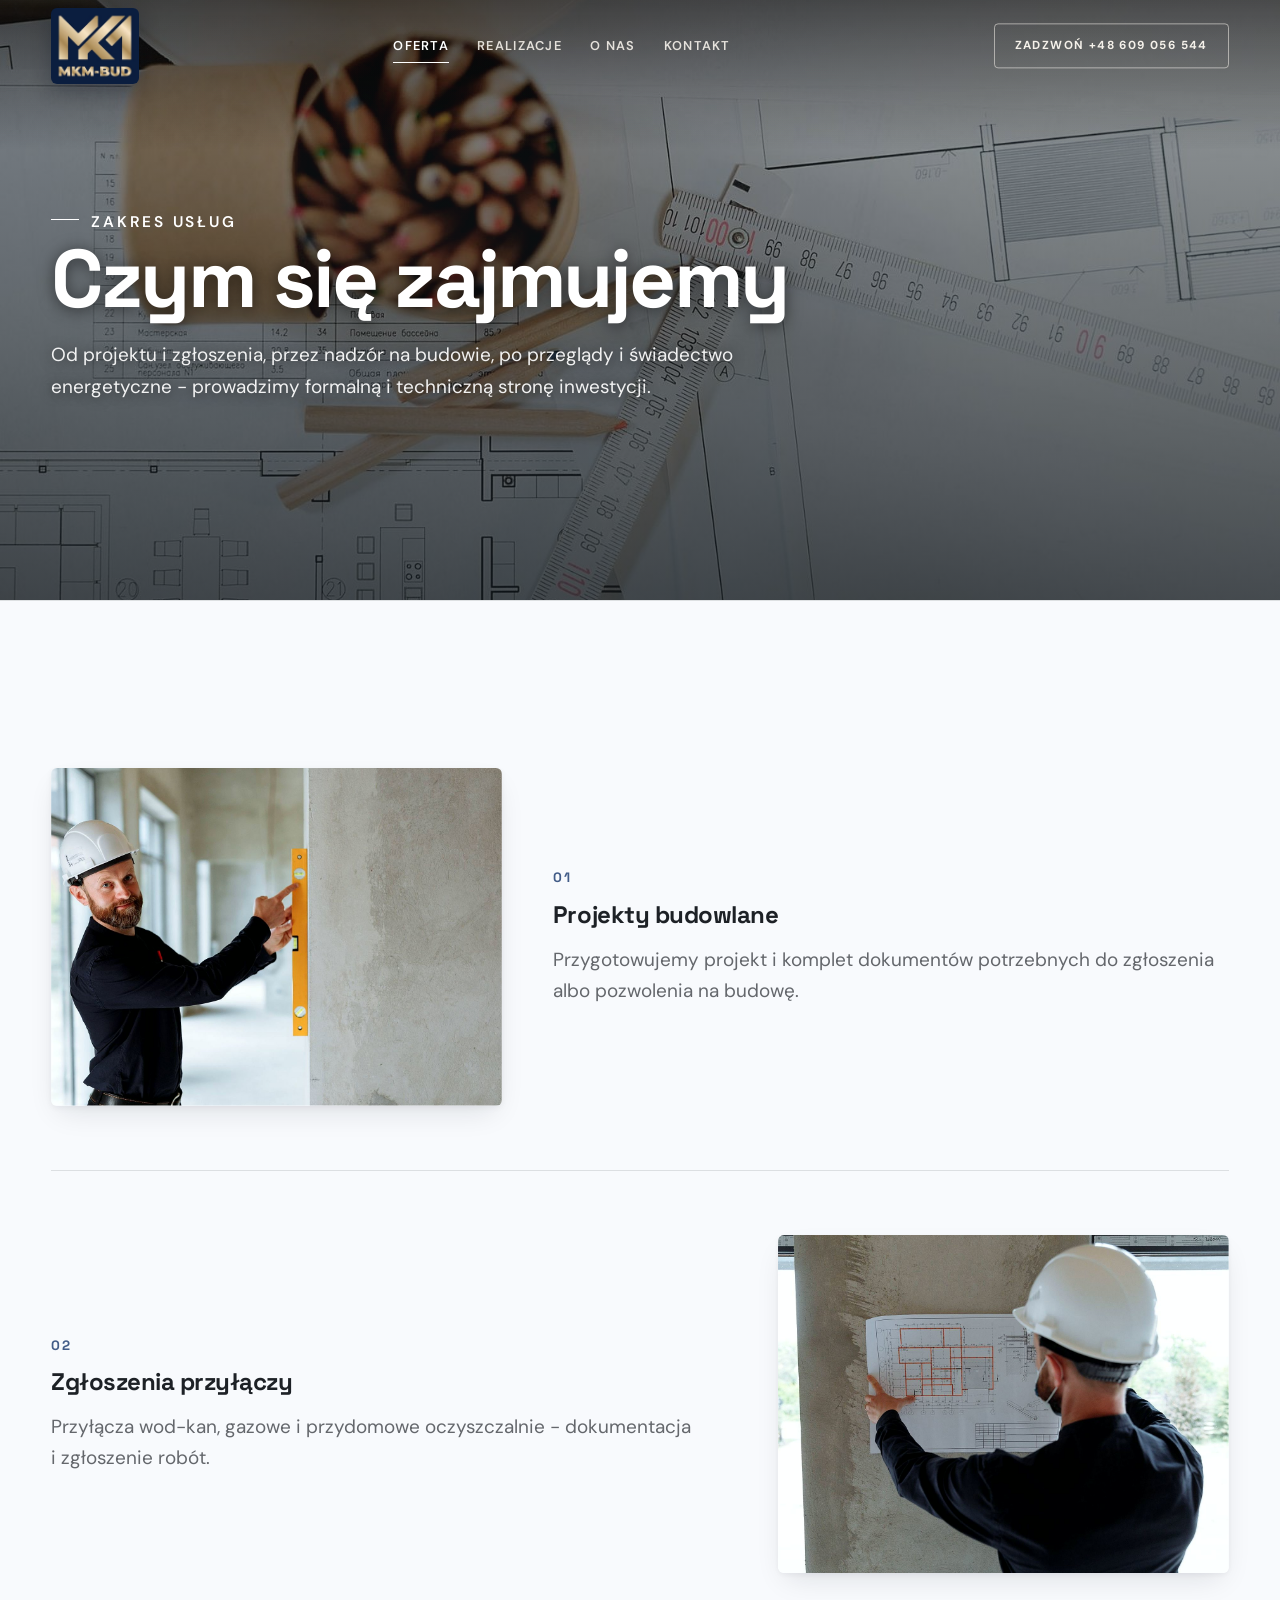
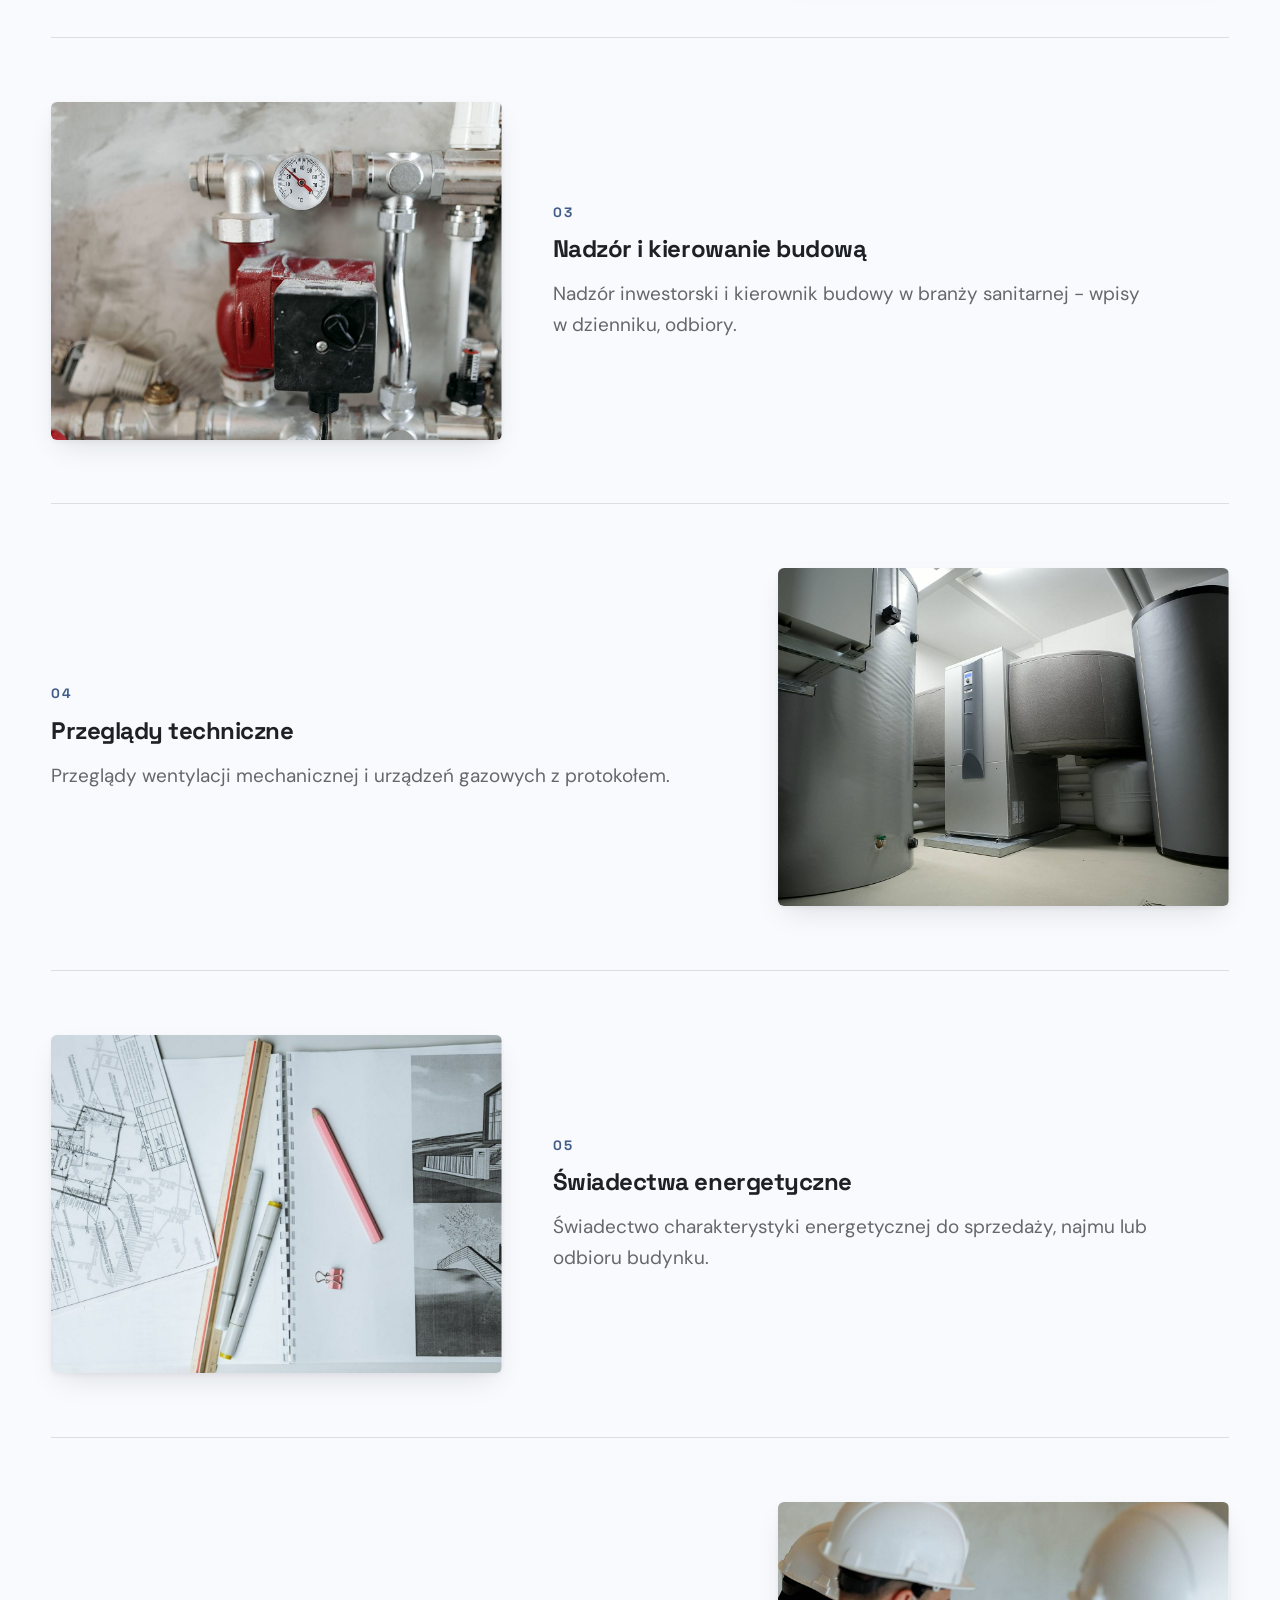
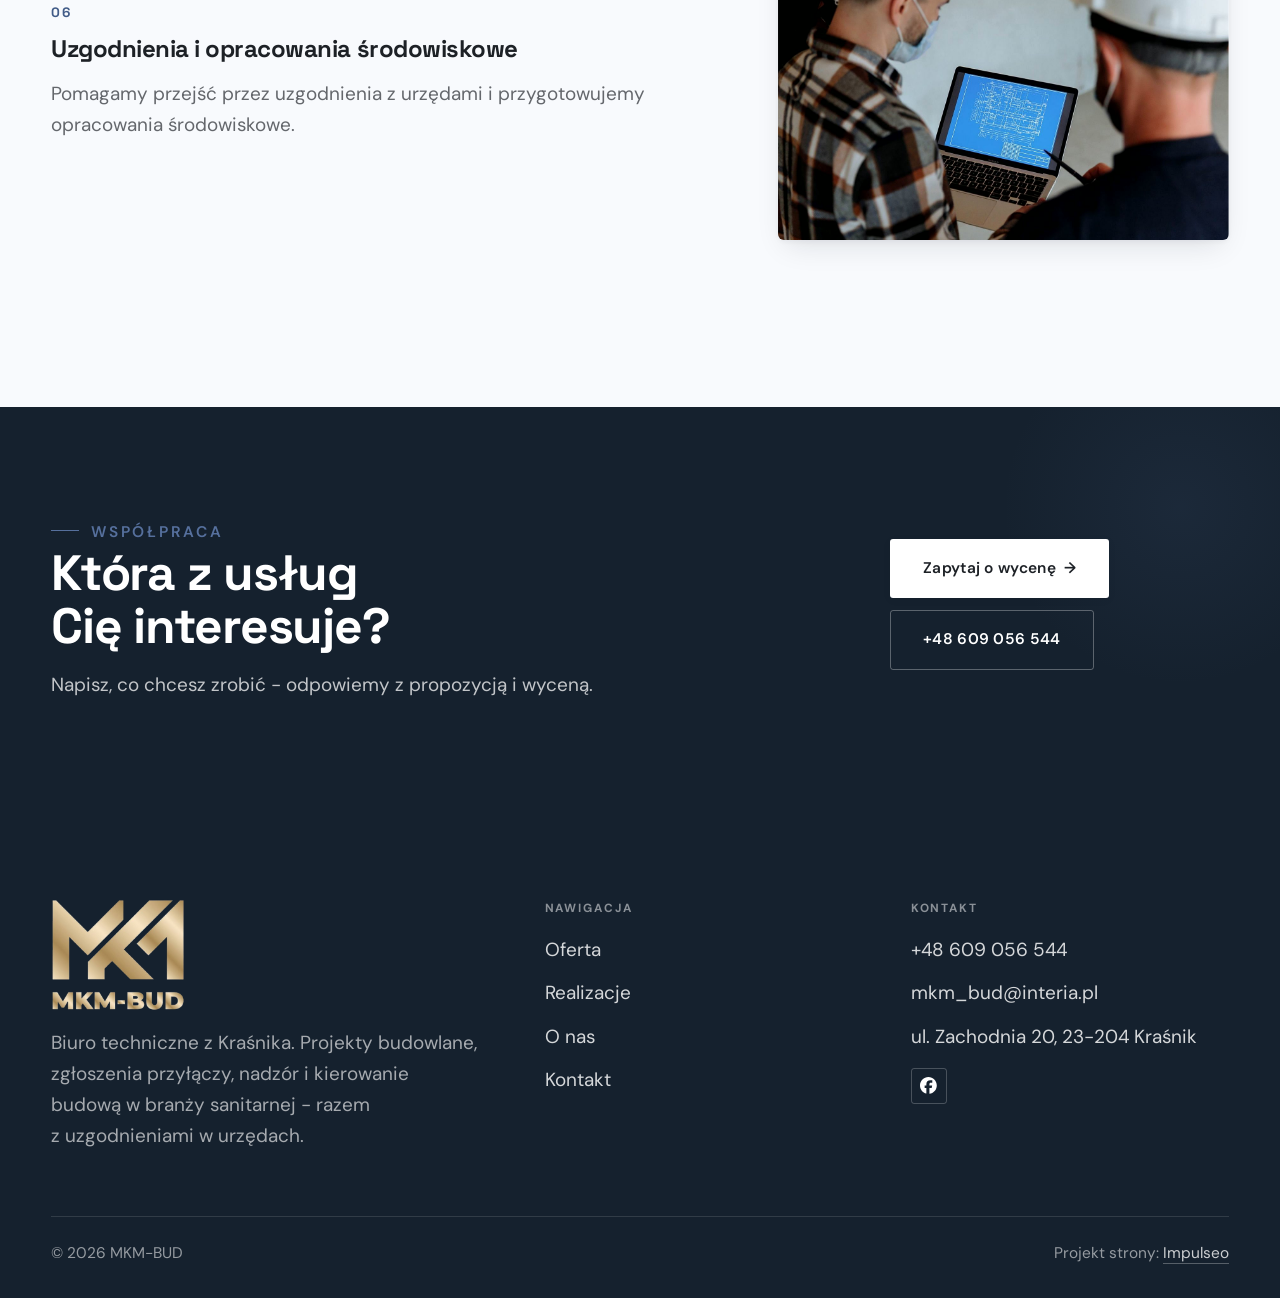
<file: oferta.html>
<!DOCTYPE html>
<html lang="pl">
<head>
<meta charset="UTF-8">
<meta name="viewport" content="width=device-width, initial-scale=1.0">
<title>Oferta - MKM-BUD</title>
<meta name="description" content="MKM-BUD - projekty budowlane, zgłoszenia przyłączy wod-kan i gazowych, nadzory i kierowanie budową w branży sanitarnej, przeglądy techniczne, świadectwa energetyczne. Kraśnik i okolice.">
<link rel="canonical" href="https://kris20032.github.io/mkm-bud/oferta.html">
<meta name="robots" content="noindex, nofollow">
<meta property="og:type" content="website">
<meta property="og:locale" content="pl_PL">
<meta property="og:site_name" content="MKM-BUD">
<meta property="og:title" content="Oferta - MKM-BUD">
<meta property="og:description" content="MKM-BUD - projekty budowlane, zgłoszenia przyłączy wod-kan i gazowych, nadzory i kierowanie budową w branży sanitarnej, przeglądy techniczne, świadectwa energetyczne. Kraśnik i okolice.">
<meta property="og:url" content="https://kris20032.github.io/mkm-bud/oferta.html">
<meta property="og:image" content="https://kris20032.github.io/mkm-bud/img/og.jpg">
<meta property="og:image:width" content="1200">
<meta property="og:image:height" content="630">
<meta name="twitter:card" content="summary_large_image">
<link rel="preconnect" href="https://fonts.googleapis.com">
<link rel="preconnect" href="https://fonts.gstatic.com" crossorigin>
<link href="https://fonts.googleapis.com/css2?family=Space+Grotesk:wght@500;600;700&family=DM+Sans:opsz,wght@9..40,400;9..40,500;9..40,600&display=swap" rel="stylesheet">
<link rel="stylesheet" href="assets/styles.css?v=61407853">
</head>
<body>

<header class="nav">
  <div class="wrap nav-inner">
    <a class="brand brand-has-logo" href="index.html"><img class="brand-logo" src="img/logo-nav.jpg" alt="MKM-BUD" width="371" height="320" decoding="async"></a>
    <nav class="nav-links">
      <a href="oferta.html" class="active" aria-current="page">Oferta</a>
      <a href="realizacje.html">Realizacje</a>
      <a href="o-nas.html">O nas</a>
      <a href="kontakt.html">Kontakt</a>
      <a href="tel:+48609056544" class="btn btn-accent">Zadzwoń +48 609 056 544</a>
    </nav>
    <button class="nav-toggle" aria-label="Menu"><span></span><span></span><span></span></button>
  </div>
</header>

<main>
<section class="pagehead">
  <img src="img/g7.jpg" alt="MKM-BUD - Czym się zajmujemy" width="1600" height="1066" decoding="async">
  <div class="wrap">
    <span class="eyebrow">Zakres usług</span>
    <h1>Czym się zajmujemy</h1>
    <p>Od projektu i zgłoszenia, przez nadzór na budowie, po przeglądy i świadectwo energetyczne - prowadzimy formalną i techniczną stronę inwestycji.</p>
  </div>
</section>
<section>
  <div class="wrap">
    <div class="svc-row reveal">
      <div class="svc-row-art"><img src="img/g1.jpg" alt="Projekty budowlane" loading="lazy" width="1600" height="1066" decoding="async"></div>
      <div>
        <span class="num">01</span>
        <h3>Projekty budowlane</h3>
        <p class="muted">Przygotowujemy projekt i komplet dokumentów potrzebnych do zgłoszenia albo pozwolenia na budowę.</p>
      </div>
    </div>
    <div class="svc-row rev reveal">
      <div class="svc-row-art"><img src="img/g2.jpg" alt="Zgłoszenia przyłączy" loading="lazy" width="1600" height="1066" decoding="async"></div>
      <div>
        <span class="num">02</span>
        <h3>Zgłoszenia przyłączy</h3>
        <p class="muted">Przyłącza wod-kan, gazowe i przydomowe oczyszczalnie - dokumentacja i zgłoszenie robót.</p>
      </div>
    </div>
    <div class="svc-row reveal">
      <div class="svc-row-art"><img src="img/g3.jpg" alt="Nadzór i kierowanie budową" loading="lazy" width="1600" height="1068" decoding="async"></div>
      <div>
        <span class="num">03</span>
        <h3>Nadzór i kierowanie budową</h3>
        <p class="muted">Nadzór inwestorski i kierownik budowy w branży sanitarnej - wpisy w dzienniku, odbiory.</p>
      </div>
    </div>
    <div class="svc-row rev reveal">
      <div class="svc-row-art"><img src="img/g4.jpg" alt="Przeglądy techniczne" loading="lazy" width="1600" height="1066" decoding="async"></div>
      <div>
        <span class="num">04</span>
        <h3>Przeglądy techniczne</h3>
        <p class="muted">Przeglądy wentylacji mechanicznej i urządzeń gazowych z protokołem.</p>
      </div>
    </div>
    <div class="svc-row reveal">
      <div class="svc-row-art"><img src="img/g5.jpg" alt="Świadectwa energetyczne" loading="lazy" width="1556" height="1022" decoding="async"></div>
      <div>
        <span class="num">05</span>
        <h3>Świadectwa energetyczne</h3>
        <p class="muted">Świadectwo charakterystyki energetycznej do sprzedaży, najmu lub odbioru budynku.</p>
      </div>
    </div>
    <div class="svc-row rev reveal">
      <div class="svc-row-art"><img src="img/g6.jpg" alt="Uzgodnienia i opracowania środowiskowe" loading="lazy" width="1600" height="1066" decoding="async"></div>
      <div>
        <span class="num">06</span>
        <h3>Uzgodnienia i opracowania środowiskowe</h3>
        <p class="muted">Pomagamy przejść przez uzgodnienia z urzędami i przygotowujemy opracowania środowiskowe.</p>
      </div>
    </div>
  </div>
</section>

<section class="cta">
  <div class="wrap">
    <div class="reveal">
      <span class="eyebrow">Współpraca</span>
      <h2>Która z usług Cię interesuje?</h2>
      <p>Napisz, co chcesz zrobić - odpowiemy z propozycją i wyceną.</p>
    </div>
    <div class="cta-actions reveal">
      <a href="kontakt.html" class="btn btn-light">Zapytaj o wycenę <span class="arr">→</span></a>
      <a href="tel:+48609056544" class="btn btn-ghost btn-ghost-cta">+48 609 056 544</a>
    </div>
  </div>
</section>
</main>

<footer>
  <div class="wrap">
    <div class="foot-grid">
      <div class="foot-brand">
        <img class="foot-logo" src="img/logo-gold.png" alt="MKM-BUD" width="431" height="360" loading="lazy" decoding="async">
        <p>Biuro techniczne z Kraśnika. Projekty budowlane, zgłoszenia przyłączy, nadzór i kierowanie budową w branży sanitarnej - razem z uzgodnieniami w urzędach.</p>
      </div>
      <div class="foot-col">
        <h4>Nawigacja</h4>
        <a href="oferta.html">Oferta</a>
        <a href="realizacje.html">Realizacje</a>
        <a href="o-nas.html">O nas</a>
        <a href="kontakt.html">Kontakt</a>
      </div>
      <div class="foot-col">
        <h4>Kontakt</h4>
        <a href="tel:+48609056544">+48 609 056 544</a>
        <a href="mailto:mkm_bud@interia.pl">mkm_bud@interia.pl</a>
        <p>ul. Zachodnia 20, 23-204 Kraśnik</p>
      <div class="foot-soc">
        <a class="soc" href="https://www.facebook.com/mkmbudownictwo/" target="_blank" rel="noopener" aria-label="Facebook - MKM-BUD"><svg viewBox="0 0 24 24" aria-hidden="true" focusable="false"><path d="M9.101 23.691v-7.98H6.627v-3.667h2.474v-1.58c0-4.085 1.848-5.978 5.858-5.978.401 0 .955.042 1.468.103a8.68 8.68 0 0 1 1.141.195v3.325a8.623 8.623 0 0 0-.653-.036 26.805 26.805 0 0 0-.733-.009c-.707 0-1.259.096-1.675.309a1.686 1.686 0 0 0-.679.622c-.258.42-.374.995-.374 1.752v1.297h3.919l-.386 2.103-.287 1.564h-3.246v8.245C19.396 23.238 24 18.179 24 12.044c0-6.627-5.373-12-12-12s-12 5.373-12 12c0 5.628 3.874 10.35 9.101 11.647Z" fill="currentColor"/></svg></a>
      </div>
      </div>
    </div>
    <div class="foot-bot">
      <span>© 2026 MKM-BUD</span>
      <span>Projekt strony: <a class="foot-credit" href="https://impulseo.pl" target="_blank" rel="noopener">Impulseo</a></span>
    </div>
  </div>
</footer>
<div class="sticky-call"><a class="sc-call" href="tel:+48609056544"><svg class="ico-tel" width="16" height="16" viewBox="0 0 24 24" fill="none" aria-hidden="true"><path d="M6.6 10.8a15.5 15.5 0 0 0 6.6 6.6l2.2-2.2a1 1 0 0 1 1-.24 11.4 11.4 0 0 0 3.6.58 1 1 0 0 1 1 1V20a1 1 0 0 1-1 1A17 17 0 0 1 3 4a1 1 0 0 1 1-1h3.5a1 1 0 0 1 1 1c0 1.25.2 2.46.58 3.6a1 1 0 0 1-.25 1l-2.23 2.2Z" fill="currentColor"/></svg> Zadzwoń</a><a class="sc-quote" href="kontakt.html">Zadzwoń teraz</a></div>
<div class="demo-wazne" data-do="2026-10-21" data-cykl="3" hidden><svg class="dw-ico" width="13" height="13" viewBox="0 0 24 24" fill="none" aria-hidden="true"><circle cx="12" cy="12" r="8.6" stroke="currentColor" stroke-width="1.8"/><path d="M12 7.2V12l3.3 2" stroke="currentColor" stroke-width="1.8" stroke-linecap="round"/></svg><span class="dw-txt"></span></div>

<script src="assets/main.js"></script>
</body>
</html>
</file>
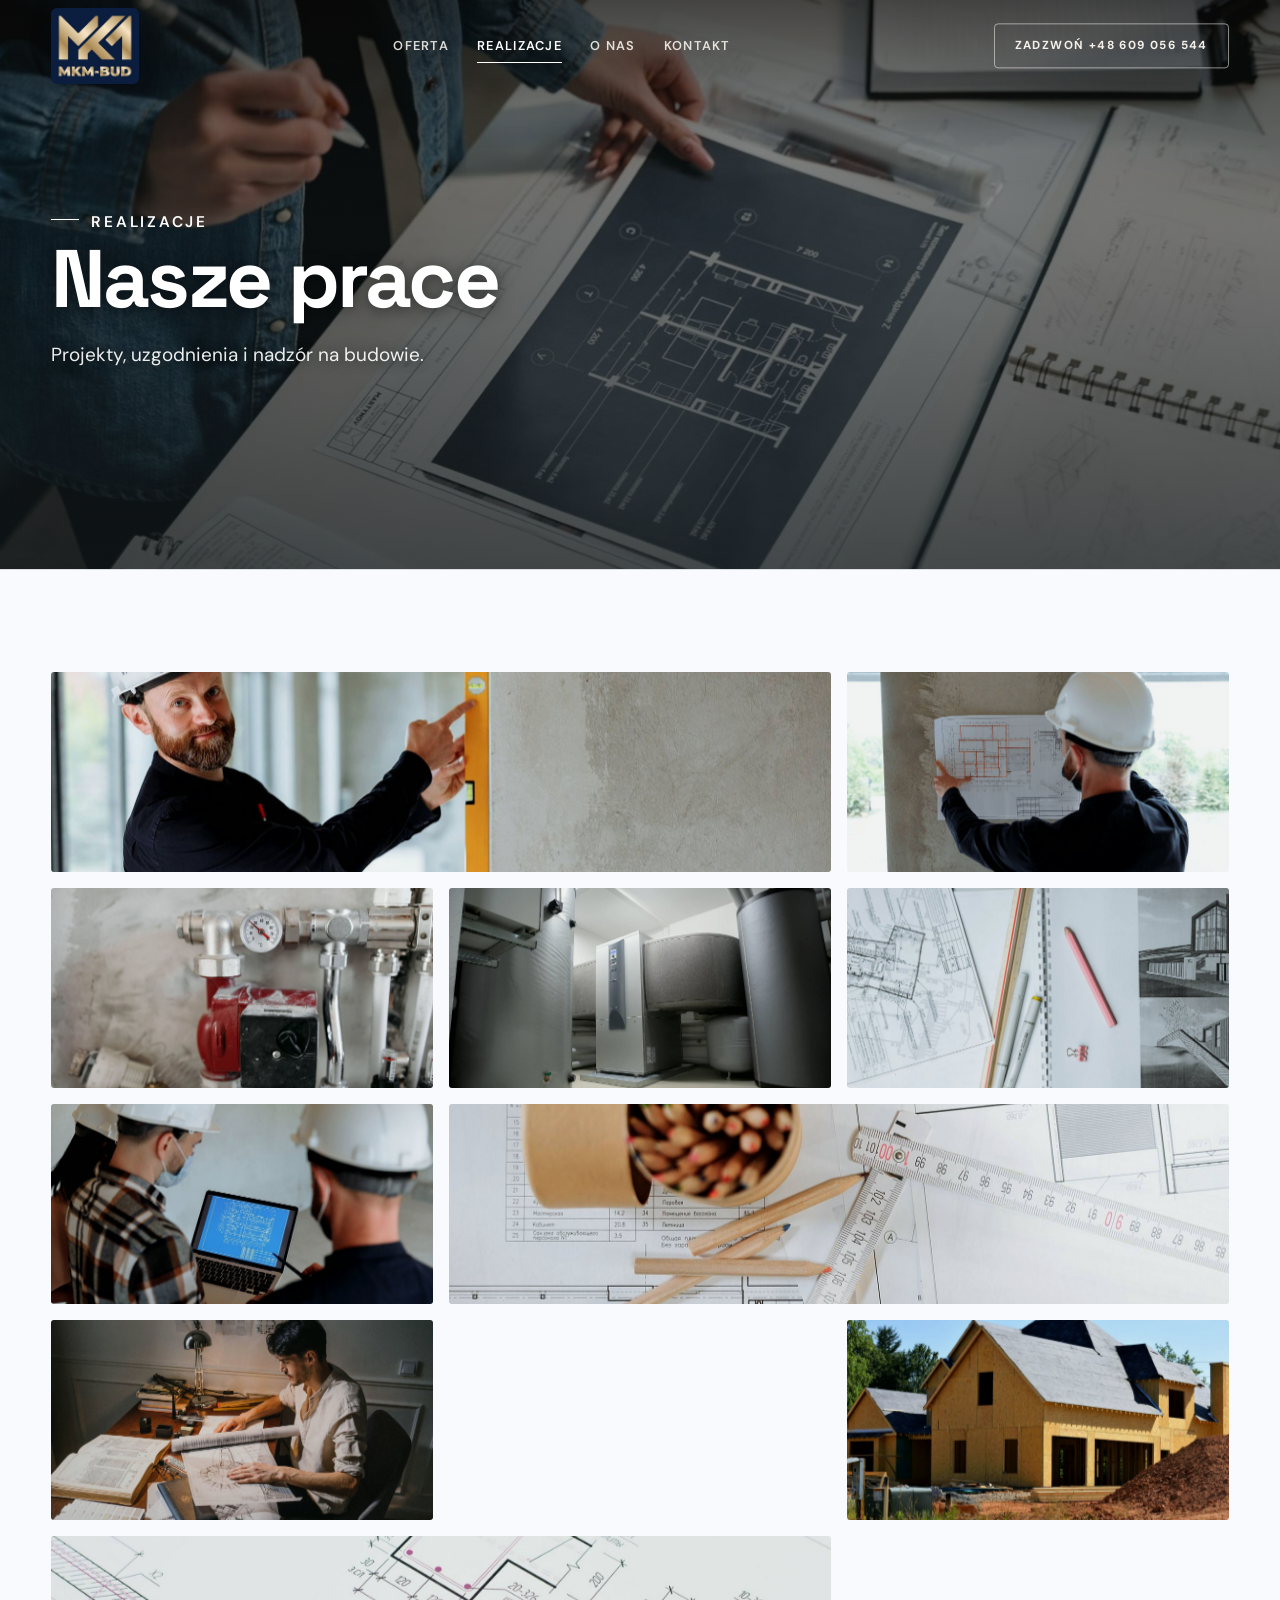
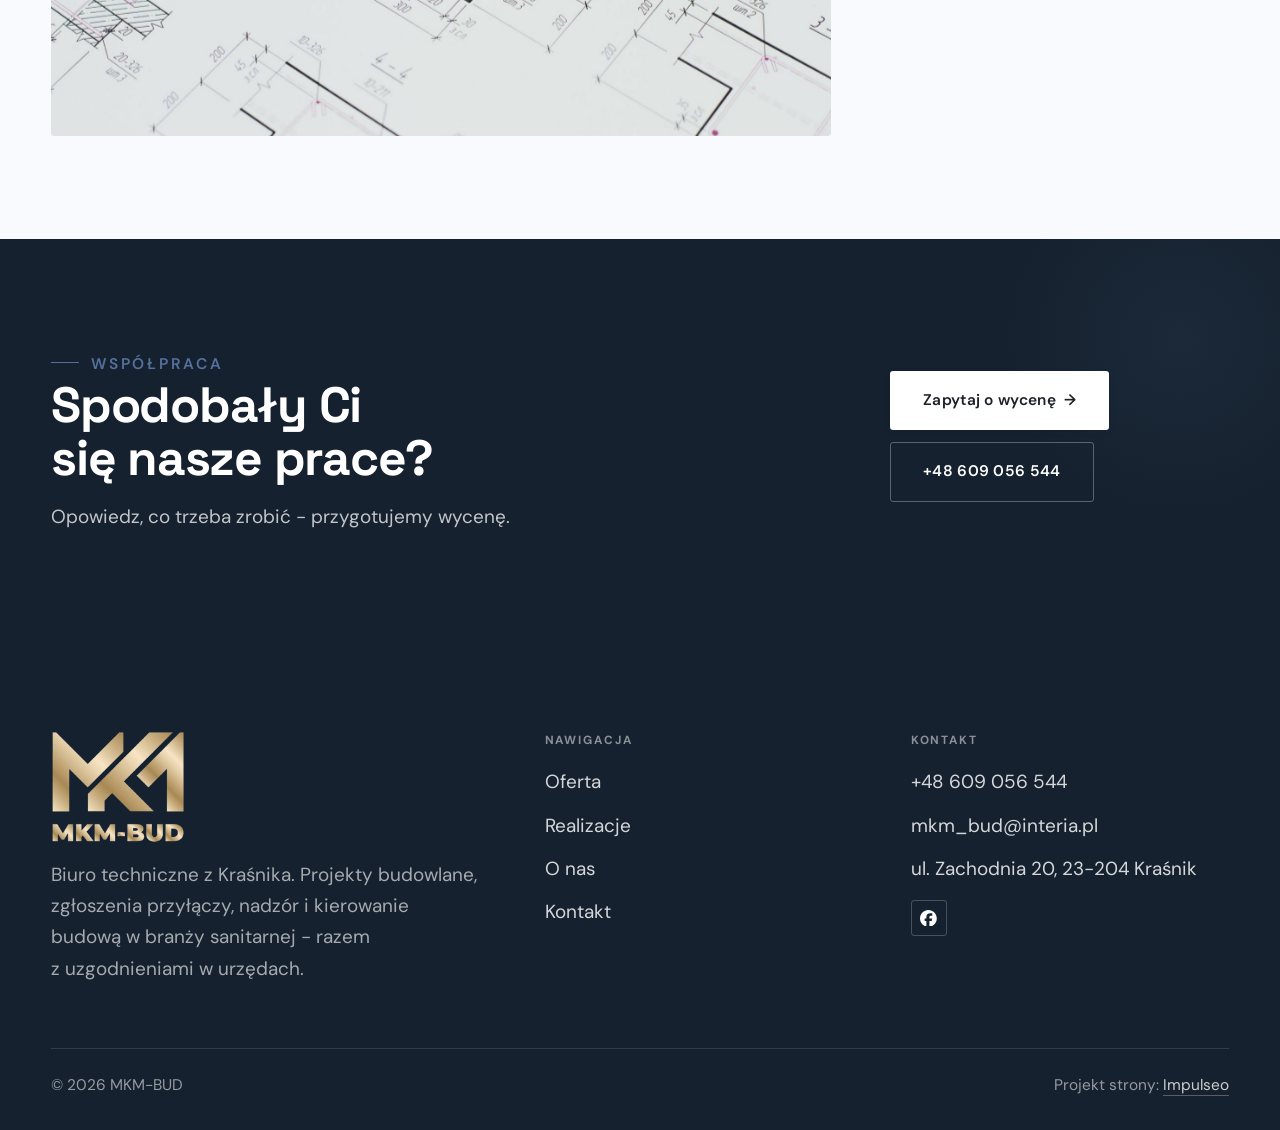
<file: realizacje.html>
<!DOCTYPE html>
<html lang="pl">
<head>
<meta charset="UTF-8">
<meta name="viewport" content="width=device-width, initial-scale=1.0">
<title>Realizacje - MKM-BUD</title>
<meta name="description" content="Realizacje MKM-BUD: Nadzór na budowie, Sprawdzanie projektu, Instalacje sanitarne, Kotłownia, Rysunek techniczny">
<link rel="canonical" href="https://kris20032.github.io/mkm-bud/realizacje.html">
<meta name="robots" content="noindex, nofollow">
<meta property="og:type" content="website">
<meta property="og:locale" content="pl_PL">
<meta property="og:site_name" content="MKM-BUD">
<meta property="og:title" content="Realizacje - MKM-BUD">
<meta property="og:description" content="Realizacje MKM-BUD: Nadzór na budowie, Sprawdzanie projektu, Instalacje sanitarne, Kotłownia, Rysunek techniczny">
<meta property="og:url" content="https://kris20032.github.io/mkm-bud/realizacje.html">
<meta property="og:image" content="https://kris20032.github.io/mkm-bud/img/og.jpg">
<meta property="og:image:width" content="1200">
<meta property="og:image:height" content="630">
<meta name="twitter:card" content="summary_large_image">
<link rel="preconnect" href="https://fonts.googleapis.com">
<link rel="preconnect" href="https://fonts.gstatic.com" crossorigin>
<link href="https://fonts.googleapis.com/css2?family=Space+Grotesk:wght@500;600;700&family=DM+Sans:opsz,wght@9..40,400;9..40,500;9..40,600&display=swap" rel="stylesheet">
<link rel="stylesheet" href="assets/styles.css?v=61407853">
</head>
<body>

<header class="nav">
  <div class="wrap nav-inner">
    <a class="brand brand-has-logo" href="index.html"><img class="brand-logo" src="img/logo-nav.jpg" alt="MKM-BUD" width="371" height="320" decoding="async"></a>
    <nav class="nav-links">
      <a href="oferta.html">Oferta</a>
      <a href="realizacje.html" class="active" aria-current="page">Realizacje</a>
      <a href="o-nas.html">O nas</a>
      <a href="kontakt.html">Kontakt</a>
      <a href="tel:+48609056544" class="btn btn-accent">Zadzwoń +48 609 056 544</a>
    </nav>
    <button class="nav-toggle" aria-label="Menu"><span></span><span></span><span></span></button>
  </div>
</header>

<main>
<section class="pagehead">
  <img src="img/about.jpg" alt="MKM-BUD - Nasze prace" width="1530" height="980" decoding="async">
  <div class="wrap">
    <span class="eyebrow">Realizacje</span>
    <h1>Nasze prace</h1>
    <p>Projekty, uzgodnienia i nadzór na budowie.</p>
  </div>
</section>
<section>
  <div class="wrap">
    <div class="gallery">
      <div class="tile t-two3 reveal"><img src="img/g1.jpg" alt="MKM-BUD" loading="lazy" width="1600" height="1066" decoding="async"></div>
      <div class="tile t-third reveal"><img src="img/g2.jpg" alt="MKM-BUD" loading="lazy" width="1600" height="1066" decoding="async"></div>
      <div class="tile t-third reveal"><img src="img/g3.jpg" alt="MKM-BUD" loading="lazy" width="1600" height="1068" decoding="async"></div>
      <div class="tile t-third reveal"><img src="img/g4.jpg" alt="MKM-BUD" loading="lazy" width="1600" height="1066" decoding="async"></div>
      <div class="tile t-third reveal"><img src="img/g5.jpg" alt="MKM-BUD" loading="lazy" width="1556" height="1022" decoding="async"></div>
      <div class="tile t-third reveal"><img src="img/g6.jpg" alt="MKM-BUD" loading="lazy" width="1600" height="1066" decoding="async"></div>
      <div class="tile t-two3 reveal"><img src="img/g7.jpg" alt="MKM-BUD" loading="lazy" width="1600" height="1066" decoding="async"></div>
      <div class="tile t-third reveal"><img src="img/g8.jpg" alt="MKM-BUD" loading="lazy" width="1600" height="1066" decoding="async"></div>
      <div class="tile t-third reveal"><img src="img/g9.jpg" alt="MKM-BUD" loading="lazy" width="1600" height="1066" decoding="async"></div>
      <div class="tile t-third reveal"><img src="img/g10.jpg" alt="MKM-BUD" loading="lazy" width="1548" height="1008" decoding="async"></div>
      <div class="tile t-two3 reveal"><img src="img/g11.jpg" alt="MKM-BUD" loading="lazy" width="1802" height="1162" decoding="async"></div>
    </div>
  </div>
</section>
<section class="cta">
  <div class="wrap">
    <div class="reveal">
      <span class="eyebrow">Współpraca</span>
      <h2>Spodobały Ci się nasze prace?</h2>
      <p>Opowiedz, co trzeba zrobić - przygotujemy wycenę.</p>
    </div>
    <div class="cta-actions reveal">
      <a href="kontakt.html" class="btn btn-light">Zapytaj o wycenę <span class="arr">→</span></a>
      <a href="tel:+48609056544" class="btn btn-ghost btn-ghost-cta">+48 609 056 544</a>
    </div>
  </div>
</section>
</main>

<footer>
  <div class="wrap">
    <div class="foot-grid">
      <div class="foot-brand">
        <img class="foot-logo" src="img/logo-gold.png" alt="MKM-BUD" width="431" height="360" loading="lazy" decoding="async">
        <p>Biuro techniczne z Kraśnika. Projekty budowlane, zgłoszenia przyłączy, nadzór i kierowanie budową w branży sanitarnej - razem z uzgodnieniami w urzędach.</p>
      </div>
      <div class="foot-col">
        <h4>Nawigacja</h4>
        <a href="oferta.html">Oferta</a>
        <a href="realizacje.html">Realizacje</a>
        <a href="o-nas.html">O nas</a>
        <a href="kontakt.html">Kontakt</a>
      </div>
      <div class="foot-col">
        <h4>Kontakt</h4>
        <a href="tel:+48609056544">+48 609 056 544</a>
        <a href="mailto:mkm_bud@interia.pl">mkm_bud@interia.pl</a>
        <p>ul. Zachodnia 20, 23-204 Kraśnik</p>
      <div class="foot-soc">
        <a class="soc" href="https://www.facebook.com/mkmbudownictwo/" target="_blank" rel="noopener" aria-label="Facebook - MKM-BUD"><svg viewBox="0 0 24 24" aria-hidden="true" focusable="false"><path d="M9.101 23.691v-7.98H6.627v-3.667h2.474v-1.58c0-4.085 1.848-5.978 5.858-5.978.401 0 .955.042 1.468.103a8.68 8.68 0 0 1 1.141.195v3.325a8.623 8.623 0 0 0-.653-.036 26.805 26.805 0 0 0-.733-.009c-.707 0-1.259.096-1.675.309a1.686 1.686 0 0 0-.679.622c-.258.42-.374.995-.374 1.752v1.297h3.919l-.386 2.103-.287 1.564h-3.246v8.245C19.396 23.238 24 18.179 24 12.044c0-6.627-5.373-12-12-12s-12 5.373-12 12c0 5.628 3.874 10.35 9.101 11.647Z" fill="currentColor"/></svg></a>
      </div>
      </div>
    </div>
    <div class="foot-bot">
      <span>© 2026 MKM-BUD</span>
      <span>Projekt strony: <a class="foot-credit" href="https://impulseo.pl" target="_blank" rel="noopener">Impulseo</a></span>
    </div>
  </div>
</footer>
<div class="sticky-call"><a class="sc-call" href="tel:+48609056544"><svg class="ico-tel" width="16" height="16" viewBox="0 0 24 24" fill="none" aria-hidden="true"><path d="M6.6 10.8a15.5 15.5 0 0 0 6.6 6.6l2.2-2.2a1 1 0 0 1 1-.24 11.4 11.4 0 0 0 3.6.58 1 1 0 0 1 1 1V20a1 1 0 0 1-1 1A17 17 0 0 1 3 4a1 1 0 0 1 1-1h3.5a1 1 0 0 1 1 1c0 1.25.2 2.46.58 3.6a1 1 0 0 1-.25 1l-2.23 2.2Z" fill="currentColor"/></svg> Zadzwoń</a><a class="sc-quote" href="kontakt.html">Zadzwoń teraz</a></div>
<div class="demo-wazne" data-do="2026-10-21" data-cykl="3" hidden><svg class="dw-ico" width="13" height="13" viewBox="0 0 24 24" fill="none" aria-hidden="true"><circle cx="12" cy="12" r="8.6" stroke="currentColor" stroke-width="1.8"/><path d="M12 7.2V12l3.3 2" stroke="currentColor" stroke-width="1.8" stroke-linecap="round"/></svg><span class="dw-txt"></span></div>

<script src="assets/main.js"></script>
</body>
</html>
</file>
<file: assets/styles.css>
/* ============================================================
   STOLBASZ — premium, architektoniczny B2B fit-out
   Jasna paleta, zero brązu. System wg premium-web-craft.
   Projekt strony: Impulseo (impulseo.pl)
   ============================================================ */

:root{
  /* PALETA — jasna, architektoniczna, chłodna */
  --paper:#F4F6F8;          /* główne tło */
  --paper-2:#E7EBEF;        /* sekcje alternatywne (chłodny jasny szary) */
  --paper-3:#E7EBEF;        /* delikatne wypełnienia */
  --ink:#15212E;            /* tekst główny — chłodny grafit */
  --ink-soft:#243443;       /* nagłówki drugorzędne */
  --muted:#6B7785;          /* tekst poboczny */
  --line:rgba(21,33,46,.12);/* hairline */
  --accent:#E8A317;         /* stonowany petrol-slate — jedyny akcent */
  --accent-d:#C9870C;
  --accent-soft:rgba(232,163,23,.10);
  --dark:#15212E;           /* sekcje ciemne (stopka/CTA) */

  /* HOVER ZDJĘĆ — JEDEN standard dla całego silnika (decyzja K. 04.08.2026, artefakt z wariantami).
     AKTUALNE (K.+Szymon 09.08.2026, wybór z artefaktu 6 wariantów): zoom 1.05 przy 1.4s -
     przy tak długim czasie mocniejszy kadr NIE skacze, tylko „oddycha". Poprzedni standard
     (1.02 / .55s z 04.08) odbierany jako dynamiczny i szybki.
     Spoczynek lekko przygaszony, ale TYLKO tam, gdzie jest mysz (@media hover:hover) —
     na telefonie zdjęcia zostają w pełnej jasności. */
  --img-zoom:1.05;                   /* K.+Szymon 09.08: wariant F z artefaktu porównawczego */
  --img-rest:brightness(.95) saturate(.99);
  --img-hot:brightness(1.06) saturate(1.05);
  --img-dur:1.4s;                    /* K.+Szymon 09.08 (wariant F): powoli = elegancko */
  --img-ease:cubic-bezier(.16,.84,.44,1);  /* miękki ogon, efekt „oddychania" */

  /* ODSTĘPY — skala 4/8 */
  --space-1:4px; --space-2:8px; --space-3:12px; --space-4:16px; --space-5:24px;
  --space-6:32px; --space-7:48px; --space-8:64px; --space-9:96px; --space-10:128px;

  /* TYPOGRAFIA — fluid clamp() (skala podbita 16.07.2026: większe, czytelniejsze litery — uwaga Adama) */
  --text-sm:clamp(.9rem,.87rem + .12vw,1rem);
  --text-base:clamp(1.08rem,1.04rem + .18vw,1.2rem);
  --text-lg:clamp(1.24rem,1.15rem + .34vw,1.44rem);
  --text-h3:clamp(1.34rem,1.22rem + .55vw,1.66rem);
  --text-h2:clamp(2.1rem,1.66rem + 2.1vw,3.1rem);
  --text-h1:clamp(2.9rem,2.1rem + 4vw,5.1rem);

  /* PROMIENIE — architektoniczne, raczej ostre */
  --r-sm:3px; --r-md:6px; --r-lg:10px;

  /* RUCH */
  --ease:cubic-bezier(.25,.46,.45,.94); --dur:.24s;

  /* CIENIE — miękkie, warstwowe */
  --sh-sm:0 1px 2px rgba(16,24,32,.04), 0 2px 8px rgba(16,24,32,.05);
  --sh-md:0 2px 6px rgba(16,24,32,.05), 0 12px 28px -8px rgba(16,24,32,.12);
  --sh-lg:0 6px 14px rgba(16,24,32,.07), 0 26px 56px -18px rgba(16,24,32,.22);

  --hairline:1px solid var(--line);

  --font-display:'Space Grotesk','Inter',sans-serif;
  --font-body:'DM Sans','Inter',sans-serif;
}

*{box-sizing:border-box;margin:0;padding:0}
html{scroll-behavior:smooth}
body{
  font-family:var(--font-body);
  font-size:var(--text-base);
  line-height:1.65;
  color:var(--ink);
  background:var(--paper);
  -webkit-font-smoothing:antialiased;
  text-rendering:optimizeLegibility;
}
img{max-width:100%;height:auto;display:block}  /* height:auto = width/height z atrybutów trzyma proporcje (TOP#12) */
a{color:inherit;text-decoration:none}

.wrap{width:min(92%,1180px);margin-inline:auto}
section{padding-block:clamp(52px,6.5vw,96px)}

h1,h2,h3{font-family:var(--font-display);font-weight:700;line-height:1.08;letter-spacing:-.02em;color:var(--ink)}
h1{font-size:var(--text-h1);letter-spacing:-.035em}
h2{font-size:var(--text-h2);letter-spacing:-.025em}
h3{font-size:var(--text-h3)}
/* MIARA — długość wiersza. WCAG 2.2 SC 1.4.8: max 80 znaków; Butterick: 45–90.
   68ch daje realnie 72–78 znaków polskiego tekstu, czyli z zapasem pod granicą.
   Wcześniej limit miał TYLKO <p> — <li>, <blockquote> i <dd> nie miały żadnego,
   i to jedyny powód, dla którego 23 bloki na dwóch oddanych stronach jadą po
   83–106 znaków w wierszu (pomiar 07.08.2026, bramka `miara`).
   ⚠️ Listy i definicje ograniczamy TYLKO bez klasy: `ul`/`ol` z klasą to u nas
   układ (siatki kafli, menu), a nie tekst ciągły — tam miarę wyznacza układ. */
/* 60ch, nie 68ch (K. 10.08): po zmianie fontów na węższe kroje (DM Sans i spółka)
   w 68ch mieściło się ~90 znaków - bramka pikselowa słusznie zgłaszała przekroczenie
   granicy 80. Pomiar na żywej przeglądarce: 60ch = 90 znaków, 53ch = ~78 znaków, czyli normę WCAG 1.4.8. */
:root{ --miara:53ch }
p{max-width:min(100%,var(--miara))}
blockquote,
ul:not([class])>li, ol:not([class])>li,
dl:not([class])>dd{max-width:min(100%,var(--miara))}

/* ⚠️ Świadomie BEZ wyjątku `.tile p,.card p,.svc p{max-width:none}`, choć nasuwa się sam:
   te akapity BYŁY już ograniczone (stare `p{max-width:65ch}`), więc „wyjątek" nie odblokowałby
   niczego nowego — tylko ROZLUŹNIŁ stan sprzed zmiany na wszystkich demach naraz.
   `figcaption` żadna z reguł wyżej nie dotyczy, więc też nie potrzebuje zwolnienia. */

/* ŁAMANIE. `balance` wyrównuje długości wierszy w nagłówku, `pretty` pilnuje ostatniego
   wiersza akapitu, żeby nie został w nim jeden wyraz. Obsługiwane od Chrome 117 /
   Safari 17.5; starsze przeglądarki po prostu ignorują tę własność.
   `text-wrap:pretty` nie występowało dotąd ANI RAZ w silniku ani w repo klientów. */
h1,h2,h3,.lead,.lede{text-wrap:balance}
p,li,blockquote,dd{text-wrap:pretty}

.eyebrow{
  font-family:var(--font-body);
  font-size:var(--text-sm);
  font-weight:600;
  letter-spacing:.18em;
  text-transform:uppercase;
  color:var(--accent);
  display:inline-flex;align-items:center;gap:var(--space-3);
}
/* flex:none + margin-top = kreska trzyma się PIERWSZEJ linii. Wcześniej align-items:center
   centrowało ją względem całego bloku i przy zawinięciu (długi kicker typu
   „…WNĘTRZ · LESZNO · OD 2019") druga linia lądowała z brzydkim wcięciem. */
.eyebrow{align-items:flex-start}
.eyebrow>*,.eyebrow{text-wrap:balance}   /* dlugi kicker lamal sie na sierote typu samo „2019" w drugiej linii */
.eyebrow::before{content:"";width:28px;height:1px;background:var(--accent);display:inline-block;flex:none;margin-top:.62em}

.muted{color:var(--muted)}
.lead{font-size:var(--text-lg);line-height:1.55;color:var(--ink-soft);max-width:50ch}

/* ---------- BUTTONS ---------- */
.btn{
  display:inline-flex;align-items:center;gap:var(--space-2);
  font-weight:600;font-size:var(--text-sm);letter-spacing:.02em;
  padding:var(--space-4) var(--space-6);
  border-radius:var(--r-sm);
  transition:transform var(--dur) var(--ease),box-shadow var(--dur) var(--ease),background var(--dur) var(--ease);
  cursor:pointer;border:1px solid transparent;
}
.btn-accent{background:var(--accent);color:#fff;box-shadow:var(--sh-sm)}
.btn-accent:hover{background:var(--accent-d);transform:translateY(-2px);box-shadow:var(--sh-md)}
.btn-accent:active{transform:translateY(0);box-shadow:var(--sh-sm)}
.btn-ghost{background:transparent;color:var(--ink);border-color:var(--line)}
.btn-ghost:hover{border-color:var(--accent);color:var(--accent);transform:translateY(-2px)}
.btn-light{background:#fff;color:var(--ink);box-shadow:var(--sh-sm)}
.btn-light:hover{transform:translateY(-2px);box-shadow:var(--sh-md)}
.btn .arr{transition:transform var(--dur) var(--ease)}
.btn:hover .arr{transform:translateX(4px)}

/* ---------- NAV ---------- */
.nav{
  position:sticky;top:0;z-index:50;
  background:color-mix(in srgb,var(--paper) 88%,transparent);
  backdrop-filter:saturate(140%) blur(10px);
  border-bottom:var(--hairline);
}
.nav-inner{display:flex;align-items:center;justify-content:space-between;gap:var(--space-5);height:72px}
/* ANTY-NACHODZENIE (K. 05.08.2026): długa nazwa firmy + przycisk z pełnym numerem nie mieściły się w pasku
   i flex ściskał linki PONIŻEJ ich treści - "Kontakt" wchodził na ramkę "Zadzwoń +48 ...". Teraz ustępuje
   nazwa marki (skrót wielokropkiem), a menu i przycisk nigdy się nie kurczą ani nie zachodzą na siebie. */
.brand{display:flex;flex-direction:column;line-height:1;min-width:0;flex:0 1 auto}
.brand .name{font-family:var(--font-display);font-weight:800;font-size:1.35rem;letter-spacing:.04em;white-space:nowrap;overflow:hidden;text-overflow:ellipsis}
.brand .sub{font-size:.62rem;letter-spacing:.34em;text-transform:uppercase;color:var(--muted);margin-top:5px;white-space:nowrap;overflow:hidden;text-overflow:ellipsis}
.nav-links{display:flex;align-items:center;gap:var(--space-6);flex:0 0 auto}
.nav-links a{font-size:var(--text-sm);font-weight:500;color:var(--ink-soft);position:relative;padding-block:4px;white-space:nowrap;transition:color var(--dur) var(--ease)}
.nav-links a::after{content:"";position:absolute;left:0;bottom:0;width:0;height:1.5px;background:var(--accent);transition:width var(--dur) var(--ease)}
.nav-links a:hover,.nav-links a.active{color:var(--ink)}
.nav-links a:hover::after,.nav-links a.active::after{width:100%}
.nav-links .btn{padding:var(--space-2) var(--space-5)}
/* przyciski w nav: właściwy kolor (przebij .nav-links a) + bez podkreślenia */
.nav-links a.btn-accent{color:#fff}
.nav-links a.btn-ghost,.nav-links a.btn-light{color:var(--ink)}
/* CTA w pasku: NIE podkreślenie spod linków menu, ale ten sam przelatujący błysk,
   co na wszystkich innych przyciskach (zgłoszenie K. 13.08.2026 - „na hero jest efekt
   światła przechodzącego przez przycisk, na navbarze go nie ma, a mają być identyczne").
   Reguła `.nav-links a::after` jest silniejsza od `.btn::after`, więc trzeba jej
   geometrię wyzerować i wpisać połysk z nazwy - samo `display:none` gasiło efekt. */
.nav-links a.btn::after{
  display:block;content:"";position:absolute;inset:0;z-index:-1;pointer-events:none;
  width:auto;height:auto;border-radius:inherit;   /* kasuje geometrię podkreślenia (width:0;height:1.5px) */
  background:linear-gradient(100deg,transparent 32%,rgba(255,255,255,.20) 50%,transparent 68%);
  translate:-120% 0}
@media (prefers-reduced-motion:no-preference){
  .nav-links a.btn:hover::after{translate:120% 0;transition:translate .75s var(--mt-ease,cubic-bezier(.16,.84,.44,1))}
}
.nav-toggle{display:none;background:none;border:none;cursor:pointer;flex-direction:column;gap:5px;padding:8px}
.nav-toggle span{width:24px;height:2px;background:var(--ink);transition:var(--dur)}
/* Ciasny zakres MIĘDZY menu mobilnym a pełnym pulpitem: zbijamy odstępy i nazwę marki,
   żeby wszystko zmieściło się naturalnie, zanim w ogóle dojdzie do skracania wielokropkiem. */
@media(max-width:1280px) and (min-width:921px){
  .nav-links{gap:var(--space-4)}
  .nav-links .btn{padding:var(--space-2) var(--space-4)}
  .brand .name{font-size:1.15rem}
}

/* ---------- HERO (split) ---------- */
.hero{position:relative;overflow:hidden;border-bottom:var(--hairline)}
.hero-grid{display:grid;grid-template-columns:1.05fr .95fr;gap:clamp(24px,4vw,60px);align-items:center;
  padding-block:clamp(36px,4.5vw,64px)}
.hero-copy .eyebrow{margin-bottom:var(--space-5)}
.hero-copy h1{margin-bottom:var(--space-5)}
.hero-copy .lead{margin-bottom:var(--space-7)}
.hero-actions{display:flex;flex-wrap:wrap;gap:var(--space-4)}
.hero-art{position:relative;aspect-ratio:4/3;border-radius:var(--r-lg);overflow:hidden;box-shadow:var(--sh-lg)}
.hero-art img{width:100%;height:100%;object-fit:cover}
.hero-art::after{content:"";position:absolute;inset:0;background:linear-gradient(180deg,transparent 55%,rgba(18,24,28,.28))}
.hero-badge{position:absolute;left:var(--space-5);bottom:var(--space-5);z-index:2;
  background:rgba(252,252,251,.94);backdrop-filter:blur(4px);
  border-radius:var(--r-md);padding:var(--space-4) var(--space-5);box-shadow:var(--sh-md);max-width:78%}
.hero-badge strong{display:block;font-family:var(--font-display);font-size:1rem;letter-spacing:-.01em}
.hero-badge span{font-size:var(--text-sm);color:var(--muted)}

/* ---------- HERO duży / kinowy (strona główna) ---------- */
.hero-cine{position:relative;min-height:clamp(560px,82vh,840px);min-height:clamp(560px,82svh,840px);display:flex;align-items:center;overflow:hidden;border-bottom:var(--hairline)}
.hero-cine>img{position:absolute;inset:0;width:100%;height:100%;object-fit:cover;z-index:0}
.hero-cine::after{content:"";position:absolute;inset:0;z-index:1;
  background:linear-gradient(95deg,rgba(13,18,23,.86) 0%,rgba(13,18,23,.64) 32%,rgba(13,18,23,.24) 62%,rgba(13,18,23,.04) 100%)}
.hero-cine .wrap{position:relative;z-index:2;padding-block:var(--space-8)}
.hero-cine .hero-copy{max-width:660px}
.hero-cine .eyebrow{color:#fff;margin-bottom:var(--space-5)}
.hero-cine .eyebrow::before{background:#fff}
.hero-cine h1{color:#fff;margin-bottom:var(--space-5);font-size:clamp(2.9rem,2rem + 4.4vw,5.2rem);text-wrap:balance}
.hero-cine .lead{color:rgba(255,255,255,.92);max-width:48ch;margin-bottom:var(--space-7)}
.hero-cine .hero-actions{display:flex;flex-wrap:wrap;gap:var(--space-4)}
/* NISKIE OKNO (laptop z dokiem i paskami przeglądarki ma ~700-780 px wysokości widoku):
   H1 do 5.2rem + długi lead nie mieściły się i przyciski wypadały POD krawędź ekranu -
   klient widział stronę bez ani jednego CTA. Skalujemy w dół, zamiast przycinać treść. */
@media(min-width:821px) and (max-height:820px){
  .hero-cine{min-height:clamp(520px,94svh,780px)}
  .hero-cine .wrap{padding-block:var(--space-6)}
  .hero-cine h1{font-size:clamp(2.2rem,1.5rem + 2.6vw,3.6rem);margin-bottom:var(--space-4)}
  .hero-cine .eyebrow{margin-bottom:var(--space-4)}
  .hero-cine .lead{margin-bottom:var(--space-5);max-width:44ch}
}
@media(max-width:680px){
  .hero-cine{min-height:clamp(520px,76vh,640px);min-height:clamp(520px,76svh,640px);align-items:flex-end}
  .hero-cine::after{background:linear-gradient(0deg,rgba(13,18,23,.9) 6%,rgba(13,18,23,.45) 55%,rgba(13,18,23,.25) 100%)}
  .hero-cine .wrap{padding-bottom:var(--space-9)}
  /* TELEFON (~90% oglądających): lead potrafił zająć 8 linii i zepchnąć CTA poza pierwszy ekran.
     Zwężamy interlinię i skalę - treści nie ucinamy, bo to ona sprzedaje. */
  .hero-cine .lead{font-size:.98rem;line-height:1.5;margin-bottom:var(--space-5)}
  .hero-cine .eyebrow{font-size:.72rem;letter-spacing:.13em;margin-bottom:var(--space-4)}
  .hero-cine .eyebrow::before{width:20px}
  .hero-cine h1{margin-bottom:var(--space-4)}
}

/* full-bleed hero variant (podstrony) */
.pagehead{position:relative;min-height:46vh;min-height:46svh;display:flex;align-items:flex-end;overflow:hidden;border-bottom:var(--hairline)}
.pagehead img{position:absolute;inset:0;width:100%;height:100%;object-fit:cover}
/* 10.08.2026 (decyzja K.): mocniejsze przyciemnienie + cień pod tekstem. Bramka mierzyła na
   nagłówkach podstron 3,38-3,43:1 przy wymaganych 4,5 — jasne zdjęcie (hala, śnieg, niebo)
   podchodziło pod biały tekst. Zdjęcia klientów są różne, więc kontrast musi dawać WARSTWA,
   a nie szczęśliwy dobór kadru. */
.pagehead::after{content:"";position:absolute;inset:0;background:linear-gradient(180deg,rgba(18,24,28,.40),rgba(18,24,28,.76))}
.pagehead .wrap{position:relative;z-index:2;padding-block:var(--space-9);color:#fff}
.pagehead h1{color:#fff;max-width:18ch;text-shadow:0 2px 16px rgba(0,0,0,.55)}
.pagehead .eyebrow{color:#fff}
.pagehead .eyebrow::before{background:#fff}
.pagehead p{color:rgba(255,255,255,.92);margin-top:var(--space-4);max-width:54ch;text-shadow:0 1px 12px rgba(0,0,0,.5)}

/* ---------- STRIP (pasek skrótów / liczby) ---------- */
.strip{background:var(--dark);color:#fff}
/* PASEK HASEŁ — standard 04.08.2026 (decyzja K.): 5 haseł w JEDNYM rzędzie, tekst WYŚRODKOWANY,
   węższe marginesy boczne niż reszta strony (pasek ma iść szerzej), równe wysokości kolumn. */
.strip .wrap{width:min(96%,1440px);display:grid;grid-template-columns:repeat(5,1fr);
  gap:var(--space-5);padding-block:var(--space-7);align-items:stretch}
.strip .item .k{font-family:var(--font-display);font-size:clamp(1.05rem,.82rem + .85vw,1.55rem);
  font-weight:800;letter-spacing:-.02em;color:#fff;line-height:1.18;text-wrap:balance}
.strip .item .v{font-size:var(--text-sm);color:rgba(255,255,255,.66);margin-top:var(--space-2);line-height:1.4}
.strip .item{border-left:2px solid var(--accent);padding-inline:var(--space-4);
  text-align:center;display:flex;flex-direction:column;justify-content:center}
/* liczba kolumn = liczba haseł, żeby ostatnie nie zostawało samo w drugim rzędzie.
   Klasę n-N nadaje multipage.py; domyślnie (bez klasy) pasek jest 5-kolumnowy. */
.strip.n-2 .wrap{grid-template-columns:repeat(2,1fr)}
.strip.n-3 .wrap{grid-template-columns:repeat(3,1fr)}
.strip.n-4 .wrap{grid-template-columns:repeat(4,1fr);gap:var(--space-6)}
.strip.n-4 .item .k{font-size:clamp(1.3rem,1rem + 1.1vw,2rem)}
.strip.n-6 .wrap{grid-template-columns:repeat(6,1fr);gap:var(--space-4)}
.strip.n-6 .item .k{font-size:clamp(.98rem,.8rem + .7vw,1.35rem)}
/* równe łamanie: zamiast "długa linia + jedno słowo" obie linie zbliżonej długości */
.strip .item .k{text-wrap:balance}

/* ---------- SECTION HEAD ---------- */
.head{max-width:48rem;margin-bottom:var(--space-8)}
.head.center{margin-inline:auto;text-align:center}
.head .eyebrow{margin-bottom:var(--space-4)}
.head h2{margin-bottom:var(--space-4)}
.head p{color:var(--muted);font-size:var(--text-lg);line-height:1.55}
.head.center p{margin-inline:auto}

/* ---------- INTRO SPLIT ---------- */
.split{display:grid;grid-template-columns:.92fr 1.08fr;gap:clamp(28px,5vw,80px);align-items:center}
.split.rev{grid-template-columns:1.08fr .92fr}
.split.rev .split-art{order:-1}
.split-art{position:relative;aspect-ratio:5/4;border-radius:var(--r-lg);overflow:hidden;box-shadow:var(--sh-lg)}
.split-art img{width:100%;height:100%;object-fit:cover}
.split-copy h2{margin-bottom:var(--space-5)}
.split-copy p+p{margin-top:var(--space-4)}
.split-copy .btn{margin-top:var(--space-6)}

/* ---------- SERVICES (zakres) ---------- */
.svc-grid{display:grid;grid-template-columns:repeat(auto-fit,minmax(280px,1fr));gap:var(--space-5)}
.svc{background:#fff;border:var(--hairline);border-radius:var(--r-md);padding:var(--space-7) var(--space-6);
  transition:transform var(--dur) var(--ease),box-shadow var(--dur) var(--ease),border-color var(--dur) var(--ease);
  position:relative;overflow:hidden}
.svc::before{content:"";position:absolute;left:0;top:0;width:3px;height:0;background:var(--accent);transition:height var(--dur) var(--ease)}
.svc:hover{transform:translateY(-4px);box-shadow:var(--sh-md);border-color:transparent}
.svc:hover::before{height:100%}
.svc .ic{font-family:var(--font-display);font-size:.8rem;font-weight:700;letter-spacing:.12em;color:var(--accent);margin-bottom:var(--space-4)}
.svc h3{margin-bottom:var(--space-3);font-size:1.22rem}
.svc p{color:var(--muted);font-size:var(--text-base);line-height:1.6}

/* big detailed service rows */
.svc-row{display:grid;grid-template-columns:.8fr 1.2fr;gap:clamp(20px,4vw,60px);align-items:center;padding-block:var(--space-8)}
.svc-row+.svc-row{border-top:var(--hairline)}
.svc-row.rev{grid-template-columns:1.2fr .8fr}
/* Naprzemienny układ wierszy oferty: co drugi wiersz ma zdjęcie po PRAWEJ.
   Było `order:-1` — martwy kod, bo zdjęcie i tak jest pierwszym dzieckiem w HTML,
   więc wszystkie wiersze wyglądały identycznie (zdjęcie zawsze z lewej), a `rev`
   zmieniało tylko szerokość kolumn. Znalezione 29.07.2026 przy różnicowaniu kierunków
   animacji (pomiar pozycji: art.mid 390/502 przy row.mid 756 — zawsze lewa strona). */
.svc-row.rev .svc-row-art{order:2}
.svc-row-art{aspect-ratio:4/3;border-radius:var(--r-md);overflow:hidden;box-shadow:var(--sh-md)}
.svc-row-art img{width:100%;height:100%;object-fit:cover}
.svc-row h3{font-size:1.5rem;margin-bottom:var(--space-4)}
.svc-row .num{font-family:var(--font-display);font-size:.85rem;font-weight:700;letter-spacing:.14em;color:var(--accent);display:block;margin-bottom:var(--space-3)}
.svc-row ul{list-style:none;margin-top:var(--space-4);display:flex;flex-direction:column;gap:var(--space-2)}
.svc-row li{position:relative;padding-left:var(--space-5);color:var(--muted);font-size:var(--text-base)}
.svc-row li::before{content:"";position:absolute;left:0;top:.62em;width:8px;height:1px;background:var(--accent)}

/* ---------- GALLERY (realizacje) ---------- */
.gallery{display:grid;grid-template-columns:repeat(12,1fr);gap:var(--space-4);grid-auto-rows:200px}
/* GALERIA MASONRY — pionowe zdjęcia (portrety beauty/wellness) bez przycinania: kolumny, height auto */
.gallery-masonry{column-count:3;column-gap:var(--space-4)}
@media(max-width:900px){.gallery-masonry{column-count:2}}
@media(max-width:560px){.gallery-masonry{column-count:1}}
.gallery-masonry .m-tile{break-inside:avoid;margin:0 0 var(--space-4);padding:0;position:relative;overflow:hidden;border-radius:var(--r-md);border:1px solid var(--line)}
.gallery-masonry .m-tile img{width:100%;height:auto;display:block}
.gallery-masonry .m-tile .cap{position:absolute;left:0;right:0;bottom:0;padding:var(--space-4);color:#fff;background:linear-gradient(0deg,rgba(0,0,0,.55),transparent);font-size:var(--text-sm)}
.gallery-masonry .m-tile .cap small{display:block;font-weight:400;opacity:.78;letter-spacing:.04em;text-transform:uppercase;font-size:.66rem;margin-top:3px}
.tile{position:relative;overflow:hidden;border-radius:var(--r-md);box-shadow:var(--sh-sm);
  transition:transform var(--dur) var(--ease),box-shadow var(--dur) var(--ease)}
.tile img{width:100%;height:100%;object-fit:cover;
  transition:transform var(--img-dur) var(--img-ease),filter var(--img-dur) var(--img-ease)}
.tile:hover{box-shadow:var(--sh-md)}
.tile .cap{position:absolute;left:0;right:0;bottom:0;padding:var(--space-5) var(--space-4) var(--space-4);
  /* mocniejszy spad + cien pod tekstem: na JASNYCH zdjeciach klienta (biale fronty, sciany)
     slaby gradient dawal kontrast ~1.5:1 zamiast wymaganych 3.6:1 (bramka wygladu, 10.08.2026) */
  background:linear-gradient(transparent 10%,rgba(18,24,28,.55) 40%,rgba(18,24,28,.88) 68%,rgba(18,24,28,.99));color:#fff;
  text-shadow:0 1px 2px rgba(0,0,0,.85),0 2px 10px rgba(0,0,0,.55);
  font-size:var(--text-sm);font-weight:600;letter-spacing:.01em;
  opacity:0;transform:translateY(8px);transition:var(--dur) var(--ease)}
.tile:hover .cap{opacity:1;transform:translateY(0)}
.tile .cap small{display:block;font-weight:400;opacity:.78;letter-spacing:.04em;text-transform:uppercase;font-size:.66rem;margin-top:3px}
/* bento spans */
.t-wide{grid-column:span 6}
.t-tall{grid-column:span 6;grid-row:span 2}
.t-std{grid-column:span 6}
.t-third{grid-column:span 4}
.t-two3{grid-column:span 8}

/* ---------- TRUST / WIARYGODNOŚĆ ---------- */
.trust{background:var(--paper-2)}
.trust-grid{display:grid;grid-template-columns:repeat(auto-fit,minmax(240px,1fr));gap:var(--space-5);margin-top:var(--space-7)}
.trust-card{background:#fff;border-radius:var(--r-md);padding:var(--space-7) var(--space-6);box-shadow:var(--sh-sm);border-top:3px solid var(--accent)}
.trust-card .big{font-family:var(--font-display);font-size:clamp(1.8rem,1.3rem + 1.6vw,2.6rem);font-weight:800;letter-spacing:-.02em;color:var(--ink);line-height:1}
.trust-card h3{font-size:1.12rem;margin:var(--space-3) 0 var(--space-2)}
.trust-card p{color:var(--muted);font-size:var(--text-base);line-height:1.55}

/* ---------- CTA band ---------- */
.cta{background:var(--dark);color:#fff;position:relative;overflow:hidden}
/* telefon w CTA: na ciemnym tle biały (domyślnie), rodziny z JASNYM tłem CTA
   nadpisują to u siebie - wcześniej kolor siedział w stylu inline i wygrywał z rodziną. */
.cta .btn-ghost-cta{color:#fff;border-color:rgba(255,255,255,.3)}
.cta .wrap{display:grid;grid-template-columns:1.4fr .6fr;gap:var(--space-7);align-items:center;position:relative;z-index:2}
.cta h2{color:#fff;max-width:20ch}
.cta p{color:rgba(255,255,255,.74);margin-top:var(--space-4)}
.cta-actions{display:flex;flex-direction:column;gap:var(--space-3);align-items:flex-start}
.cta::before{content:"";position:absolute;right:-80px;top:-80px;width:360px;height:360px;border-radius:50%;
  background:radial-gradient(circle,var(--accent-soft),transparent 70%)}

/* ---------- CONTACT ---------- */
.contact-grid{display:grid;grid-template-columns:.85fr 1.15fr;gap:clamp(28px,4vw,56px);align-items:start}
.info-list{display:flex;flex-direction:column;gap:var(--space-2)}
.info-row{display:flex;gap:var(--space-4);align-items:flex-start;padding-block:var(--space-4);border-bottom:var(--hairline)}
.info-row .ic{flex:none;width:42px;height:42px;display:grid;place-items:center;border-radius:50%;
  background:var(--accent-soft);color:var(--accent);font-size:1.05rem}
.info-row .lbl{font-size:.72rem;letter-spacing:.14em;text-transform:uppercase;color:var(--muted)}
.info-row .val{font-weight:600;font-size:var(--text-base);margin-top:2px}
.info-row a.val:hover{color:var(--accent)}
.map{border:none;border-radius:var(--r-lg);box-shadow:var(--sh-md);width:100%;height:100%;min-height:380px;filter:grayscale(.2) contrast(1.02)}
.form{background:#fff;border:var(--hairline);border-radius:var(--r-lg);padding:clamp(24px,3vw,40px);box-shadow:var(--sh-sm)}
.form .fld{margin-bottom:var(--space-5)}
.form label{display:block;font-size:var(--text-sm);font-weight:600;margin-bottom:var(--space-2)}
.form input,.form textarea{width:100%;font-family:inherit;font-size:var(--text-base);color:var(--ink);
  padding:var(--space-4);border:var(--hairline);border-radius:var(--r-sm);background:var(--paper);transition:border-color var(--dur)}
.form input:focus,.form textarea:focus{outline:none;border-color:var(--accent);background:#fff}
.form textarea{resize:vertical;min-height:120px}
.form .note{font-size:var(--text-sm);color:var(--muted);margin-top:var(--space-3)}

/* ---------- FOOTER ---------- */
footer{background:var(--dark);color:#fff;padding-block:var(--space-9) var(--space-6)}
.foot-grid{display:grid;grid-template-columns:1.4fr 1fr 1fr;gap:var(--space-7);margin-bottom:var(--space-8)}
.foot-brand .name{font-family:var(--font-display);font-weight:800;font-size:1.4rem;letter-spacing:.04em}
.foot-brand p{color:rgba(255,255,255,.62);margin-top:var(--space-4);font-size:var(--text-base);max-width:38ch}
.foot-col h4{font-size:.74rem;letter-spacing:.16em;text-transform:uppercase;color:rgba(255,255,255,.5);margin-bottom:var(--space-4)}
.foot-col a,.foot-col p{display:block;color:rgba(255,255,255,.82);font-size:var(--text-base);margin-bottom:var(--space-3)}
.foot-col a:hover{color:#fff}
.foot-bot{border-top:1px solid rgba(255,255,255,.12);padding-top:var(--space-5);display:flex;justify-content:space-between;flex-wrap:wrap;gap:var(--space-3);
  font-size:var(--text-sm);color:rgba(255,255,255,.55)}
.foot-bot a:hover{color:#fff}
/* Podpis w stopce = klikalny link do impulseo.pl (31.07.2026). Ma być WIDOCZNIE klikalny,
   ale nie krzyczeć - stąd sam kolor jaśniejszy + delikatne podkreślenie na najeździe. */
.foot-bot a.foot-credit{color:rgba(255,255,255,.78);text-decoration:none;border-bottom:1px solid rgba(255,255,255,.28)}
.foot-bot a.foot-credit:hover{color:#fff;border-bottom-color:#fff}

/* ---------- REVEAL ---------- */
.reveal{opacity:0;transform:translateY(22px);transition:opacity .6s var(--ease),transform .6s var(--ease)}
.reveal.in{opacity:1;transform:none}

/* ---------- RESPONSIVE ---------- */
@media(max-width:920px){
  .hero-grid,.split,.split.rev,.svc-row,.svc-row.rev,.cta .wrap,.contact-grid,.foot-grid{grid-template-columns:1fr}
  .split.rev .split-art,.svc-row.rev .svc-row-art{order:0}
  .hero-art{aspect-ratio:16/10;max-height:420px}
  .strip .wrap,.strip.n-2 .wrap,.strip.n-3 .wrap,.strip.n-4 .wrap,.strip.n-6 .wrap{grid-template-columns:repeat(2,1fr);gap:var(--space-6)}
  .strip .item .k,.strip.n-6 .item .k{font-size:clamp(1.3rem,1.1rem + 1vw,2rem)}
  .gallery{grid-auto-rows:180px}
  .t-wide,.t-tall,.t-std,.t-third,.t-two3{grid-column:span 6}
  .t-tall{grid-row:span 1}
  .cta-actions{flex-direction:row;flex-wrap:wrap}
  .foot-grid{gap:var(--space-6)}
}
@media(max-width:680px){
  .nav-links{position:fixed;inset:72px 0 auto 0;background:var(--paper);flex-direction:column;align-items:stretch;
    gap:0;padding:var(--space-4) 6%;border-bottom:var(--hairline);box-shadow:var(--sh-md);
    transform:translateY(-120%);transition:transform var(--dur) var(--ease)}
  .nav-links.open{transform:translateY(0)}
  .nav-links a{padding-block:var(--space-4);border-bottom:var(--hairline)}
  .nav-links .btn{margin-top:var(--space-3);justify-content:center}
  .nav-toggle{display:flex}
  .strip .wrap,.strip.n-2 .wrap,.strip.n-3 .wrap,.strip.n-4 .wrap,.strip.n-6 .wrap{grid-template-columns:1fr}
  .gallery{grid-template-columns:repeat(6,1fr)}
  .foot-grid{grid-template-columns:1fr}
}
@media(prefers-reduced-motion:reduce){
  /* audyt 09.08 TOP#14: samo skrócenie duration przy animacji INFINITE = stroboskop
     (pętla .01ms miga ekranem); iteration-count:1 gasi pętlę naprawdę. Pseudoelementy
     też - tła hero (gastro/studio) animują ::before/img, blanket na * ich nie łapał. */
  *,*::before,*::after{animation-duration:.01ms!important;animation-iteration-count:1!important;animation-delay:0s!important;transition:none!important}
  .reveal{opacity:1!important;transform:none!important}
  html{scroll-behavior:auto}
}

/* ============================================================
   PREMIUM LAYER — destylat deep-researchu branż (anty-AI, spokój).
   Zmienne STOLBASZ (--accent/--ink/--paper/--line/--dark). Ruch ledwo
   zauważalny, krzywa cubic-bezier(.16,.84,.44,1); prefers-reduced-motion
   pokryte blanketem wyżej. Karty hairline zamiast cieni = #1 sygnał „nie-AI".
   ============================================================ */

/* więcej oddechu między sekcjami (liderzy: 110-130px) */
section{padding-block:clamp(64px,8vw,128px)}

/* 1) Aksamitny reveal — dłuższa, miękka krzywa zamiast „skoku" */
.reveal{transition:opacity .9s cubic-bezier(.16,.84,.44,1),transform .9s cubic-bezier(.16,.84,.44,1);will-change:opacity,transform}
/* stagger TYLKO w galerii (tam pozycja = porządek dzieci) */
.gallery .reveal:nth-child(2){transition-delay:.07s}
.gallery .reveal:nth-child(3){transition-delay:.14s}
.gallery .reveal:nth-child(4){transition-delay:.21s}
.gallery .reveal:nth-child(5){transition-delay:.28s}
.gallery .reveal:nth-child(6){transition-delay:.35s}

/* 2) Hero STATYCZNY na .hero-cine — Ken Burns CAŁKIEM WYŁĄCZONY 26.06 (3. zgłoszenie Szymona).
   GENEZA: animowanie scale na <img> hero z teksturami (cegły/framugi) re-samplinguje obraz
   klatka po klatce → na części ekranów drobne drganie/shimmer = „heroshot się trzęsie".
   translateY usunięto wcześniej, scale-only + will-change/GPU NIE wystarczyły do GWARANCJI gładkości.
   Krzysztof zażądał pewności („make sure, że błąd się nie pojawi") > efekt. Zero animacji = 0% drgania.
   Delikatny zoom zostaje TYLKO w pełnoekranowych hero gastro/studio (hg-bg/hs-bg — tło, inny
   mechanizm, chwalone, nigdy nie zgłaszane). NIE wracać do KB na .hero-cine bez realnego testu
   na sprzęcie klienta — to ryzyko regresji „trzęsienia”. */
/* BEZPIECZNY "wow" na hero = jednorazowy FADE-IN (opacity), nie zoom.
   opacity nie dotyka bitmapy → gładkie na KAŻDYM zdjęciu/ekranie/GPU, zero ryzyka migotania.
   Geometryczny ruch (scale/translate) na .hero-cine jest ZAKAZANY (bramka pilnuje). */
@keyframes heroFade{from{opacity:0}to{opacity:1}}
.hero-cine>img{transform:none;animation:heroFade 1.1s ease-out both}

/* 3) Akcentowy hairline pod nagłówkiem sekcji, który „rysuje się" przy wejściu */
.head h2{position:relative;padding-bottom:18px}
.head h2::after{content:"";position:absolute;left:0;bottom:0;height:1px;width:0;background:var(--accent);transition:width 1s cubic-bezier(.16,.84,.44,1) .15s}
.head.center h2::after{left:50%;transform:translateX(-50%)}
.head.reveal.in h2::after,.head.center.reveal.in h2::after{width:54px}

/* 4) Karty HAIRLINE zamiast cieni/zaokrągleń (najmocniejszy anty-AI detal) */
.svc{background:transparent;border:1px solid var(--line);border-radius:var(--r-sm);box-shadow:none}
.svc:hover{box-shadow:none;border-color:var(--accent);transform:translateY(-3px)}
.trust-card{background:transparent;box-shadow:none;border:1px solid var(--line);border-top:2px solid var(--accent);border-radius:var(--r-sm)}
.tile{box-shadow:none;border-radius:var(--r-sm)}
.tile:hover{box-shadow:none}

/* 5) Sticky-nav kondensuje się po przewinięciu (sygnał dopracowania) */
.nav{transition:box-shadow .4s ease,background .4s ease}
.nav.is-stuck{box-shadow:0 1px 0 var(--line),0 14px 30px -24px rgba(0,0,0,.45)}
.nav-inner{transition:height .35s var(--ease)}
.nav.is-stuck .nav-inner{height:60px}

/* 6) MANIFESTO — pełnoekranowy cytat-bohater (zastępuje generyczne „Dlaczego my") */
.manifesto{background:var(--paper-2);text-align:center}
.manifesto .wrap{max-width:60rem}
.manifesto p{font-family:var(--font-display);font-style:italic;font-size:clamp(1.6rem,1rem + 2.4vw,2.8rem);line-height:1.32;color:var(--ink-soft);margin-inline:auto;max-width:26ch;position:relative;padding-top:var(--space-8)}
.manifesto p::before{content:"";position:absolute;top:0;left:50%;transform:translateX(-50%);width:54px;height:1px;background:var(--accent)}
.manifesto p span{color:var(--accent);font-style:italic}

/* 7) GATEWAYS — 3 duże bramy-zdjęcia (zamiast paska menu usług) */
.gateways{display:grid;grid-template-columns:repeat(3,1fr);gap:var(--space-4)}
.gateway{position:relative;aspect-ratio:3/4;overflow:hidden;border-radius:var(--r-sm);display:block}
.gateway img{width:100%;height:100%;object-fit:cover;
  transition:transform var(--img-dur) var(--img-ease),filter var(--img-dur) var(--img-ease)}
.gateway::after{content:"";position:absolute;inset:0;background:linear-gradient(180deg,transparent 38%,rgba(18,24,28,.74))}
/* ===== HOVER ZDJĘĆ — jedno miejsce dla WSZYSTKICH kafli ze zdjęciem (K. 04.08.2026) ===== */
@media(hover:hover){
  .tile img,.gateway img,.m-tile img{filter:var(--img-rest)}
  .tile:hover img,
  .gateway:hover img,
  .m-tile:hover img{transform:scale(var(--img-zoom));filter:var(--img-hot)}
}
.m-tile img{transition:transform var(--img-dur) var(--img-ease),filter var(--img-dur) var(--img-ease)}
.gateway .g-ttl{position:absolute;left:0;right:0;bottom:0;z-index:2;padding:var(--space-6) var(--space-5);color:#fff;font-family:var(--font-display);font-size:1.45rem;letter-spacing:-.01em;line-height:1.15}
.gateway .g-ttl small{display:block;font-family:var(--font-body);font-size:var(--text-sm);font-weight:400;opacity:.82;letter-spacing:.03em;margin-top:5px}
@media(max-width:760px){.gateways{grid-template-columns:1fr}.gateway{aspect-ratio:16/10}}

/* 8) LOGO klienta w nagłówku (gdy podane --logo) */
/* 52px domyślnie (feedback Bartka 06.07.2026: 40px ginęło, uwaga padła 3x; ~56px sprawdzone na żywym demie anna-borowiec-makeup) */
.brand-logo{height:64px;width:auto;max-width:300px;object-fit:contain;display:block}
.nav.is-stuck .brand-logo{height:52px}
@media(max-width:680px){.brand-logo{height:46px;max-width:210px}}


/* === RWD: nagłówki na wąskich ekranach (dodane 17.07.2026 razem z fixem clamp) ===
   Po przywróceniu działania clamp() dolna granica --text-h1 (2.9rem) rozpychała
   dokument przy długich polskich słowach na telefonach. Tu ją zjeżdżamy. */
@media (max-width:560px){
  :root{
    --text-h1:clamp(1.9rem, 1.15rem + 4.4vw, 2.7rem);
    --text-h2:clamp(1.5rem, 1rem + 3vw, 2.1rem);
  }
  .hero-cine h1{font-size:clamp(1.9rem, 1.15rem + 4.4vw, 2.7rem)}
  h1,h2{overflow-wrap:break-word}
}

/* GODZINY (godziny_grid z briefu) — dzień po lewej, godziny po prawej. Wcześniej BRAK stylu
   powodował sklejenie "Poniedziałek-Piątek8:00-20:00" (dodane 2026-07-21). Neutralne dla dem bez grafiku. */
.godz{display:flex;flex-direction:column;gap:2px;max-width:440px;margin-top:8px}
.godz-row{display:flex;justify-content:space-between;align-items:baseline;gap:24px;padding:10px 0;border-bottom:1px solid var(--line)}
.godz-row:last-child{border-bottom:0}
.godz-row b{font-weight:600;color:var(--ink)}
.godz-row span{color:var(--muted);white-space:nowrap}

/* === FAQ (lekcja 08.08.2026) ===
   Sekcja faq_klinika() trafia NIE tylko do rodziny „klinika" (multipage.py: także układ FACHOWCY),
   a style leżały wyłącznie w families/klinika.css — u hydraulika/dekarza FAQ renderowało się jako
   goła lista <details> z domyślnym trójkącikiem przeglądarki (wpadka: demo Instalatorstwo Gała).
   Dlatego baza. Rodzina może to nadpisać na wierzchu. */
.faq-list{max-width:48rem;margin:var(--space-8) auto 0;display:flex;flex-direction:column;gap:var(--space-3)}
.faq-item{border:1px solid var(--line);border-radius:var(--r-md);background:var(--paper);padding:var(--space-4) var(--space-5)}
.faq-item summary{font-family:var(--font-display);font-weight:600;color:var(--ink);cursor:pointer;list-style:none;display:flex;justify-content:space-between;gap:1rem}
.faq-item summary::-webkit-details-marker{display:none}
.faq-item summary::after{content:"+";color:var(--accent-d);font-weight:700;font-size:1.2rem;line-height:1}
.faq-item[open] summary::after{content:"-"}
.faq-item p{color:var(--ink-soft);font-size:var(--text-base);line-height:1.6;margin:var(--space-3) 0 0}

/* === LICZBA OPINII PRZY SEKCJI OPINII (08.08.2026, wzorzec irismeble.pl, decyzja K.) ===
   Trzy cytaty bez kontekstu czyta się jak „firma ma trzy opinie". Ta linijka mówi wprost,
   ile ich jest naprawdę - dane i tak przychodzą z reconu i szły dotąd wyłącznie do hero.
   Baza, nie rodzina: sekcja opinii renderuje się we WSZYSTKICH układach, a style opinii
   leżą per rodzina - bez tego u części rodzin linijka byłaby gołym tekstem (ta sama pułapka
   co z FAQ wyżej). Rodzina może nadpisać na wierzchu. */
.op-meta{
  text-align:center;margin:calc(var(--space-3) * -1) 0 var(--space-6);
  color:var(--muted);font-size:var(--text-base);letter-spacing:.01em;
}
.op-meta .ico-star{color:var(--accent-d);margin-right:2px}

/* --- licznik ważności DEMA (pomysł K. 09.08) - tylko wersje pokazowe --- */
.demo-wazne{position:fixed;top:calc(var(--nav-h, 64px) + 14px);right:14px;z-index:95;
  display:inline-flex;align-items:center;gap:.45em;
  background:rgba(21,25,28,.82);color:#fff;font-size:.72rem;font-weight:600;letter-spacing:.01em;
  padding:.42em .8em .42em .62em;border-radius:999px;backdrop-filter:saturate(140%) blur(8px);
  border:1px solid rgba(255,255,255,.14);box-shadow:0 10px 24px -14px rgba(0,0,0,.6);
  pointer-events:none;
  /* NIE pokazuje się przy wejściu (K. 09.08) - wjeżdża dopiero po zejściu z hero */
  opacity:0;transform:translateY(-10px);
  transition:opacity .7s var(--ease),transform .7s var(--ease)}
.demo-wazne.is-on{opacity:1;transform:none}
.demo-wazne .dw-ico{flex:none;opacity:.85}
.demo-wazne b{font-weight:700;font-variant-numeric:tabular-nums;color:#FFD9A3}
.demo-wazne .dw-zeg{font-variant-numeric:tabular-nums;font-feature-settings:"tnum";
  opacity:.72;margin-left:.15em;letter-spacing:.01em}
.demo-wazne.is-pilne{background:rgba(150,32,28,.9);border-color:rgba(255,255,255,.2)}
.demo-wazne .dw-pilne{color:#FFE0DE}
@media(max-width:820px){.demo-wazne{top:auto;bottom:70px;right:10px}}

/* --- pasek mini-opinii pod hero (audyt 09.08 TOP#27) - tylko przy realnych recenzjach --- */
.opinie-mini{padding-block:0;border-bottom:var(--hairline)}
.opinie-mini .om-row{display:grid;grid-template-columns:repeat(3,1fr);gap:var(--space-6);padding-block:var(--space-5)}
.opinie-mini .om-item blockquote{font-size:var(--text-sm);color:var(--ink-soft);line-height:1.5;margin:0}
.opinie-mini .om-autor{display:block;margin-top:var(--space-2);font-size:.78rem;font-weight:600;color:var(--muted);letter-spacing:.04em}
@media(max-width:820px){.opinie-mini .om-row{grid-template-columns:1fr;gap:var(--space-4)}
  .opinie-mini .om-item:nth-child(n+3){display:none}}

/* --- AKCENT-TEKST (audyt 09.08 TOP#11/12, decyzja K.) ---------------------------
   Kolor firmowy jest jasny, dopóki nie musi być literą. --accent zostaje żywy
   (kreski, przyciski, pasek haseł); litera akcentowa na JASNYM tle bierze
   --accent-text (dokleja palette_auto; domyślnie accent-d). Tylko color -
   border/background/pseudo zostają żywe. Ciemna sekcja CTA = wyjątek. */
:root{--accent-text:var(--accent-d)}
.eyebrow, .svc .ic, .svc-row .num, .info-row .ic, .info-row a.val:hover,
.manifesto p span, .faq-item summary::after, .op-meta .ico-star, .op-star,
.fu-cta, .obszar-list li:hover, .btn-ghost:hover, .nav.nav-solid .brand .sub,
.proces-os .pc-cur, .os-on .proces-os .proces-line > li.os-done .pno { color:var(--accent-text) }
.cta .eyebrow { color:var(--accent) }

/* --- dostępność (audyt 09.08 TOP#23, podzbiór bezpieczny) --- */
html{scroll-padding-top:84px}                       /* kotwice nie chowają się pod sticky-nav */
:focus-visible{outline:2px solid var(--accent-text);outline-offset:2px}  /* widoczny fokus tylko z klawiatury */
main{display:block}

/* --- kafelek „Zobacz opinie w Google" (K. 09.08) - znak marki zamiast gołego linku --- */
.op-meta{text-align:center;max-width:none;margin-inline:auto}
.op-google{display:inline-flex;align-items:center;gap:.6em;
  padding:.62em 1.15em;border:1px solid var(--line);border-radius:999px;
  background:var(--paper);color:var(--ink);font-size:var(--text-sm);font-weight:600;
  transition:border-color var(--dur) var(--ease),box-shadow var(--dur) var(--ease),transform var(--dur) var(--ease)}
.op-google .op-g-ico{flex:none}                        /* oficjalny 4-kolorowy znak Google */
.op-google .arr{transition:transform var(--dur) var(--ease)}
.op-google:hover{border-color:var(--accent);box-shadow:var(--sh-sm);transform:translateY(-1px)}
.op-google:hover .arr{transform:translateX(3px)}

/* ============================================================
   HOVER KART I KAFLI - JEDEN STANDARD DLA WSZYSTKICH RODZIN (K. 10.08:
   „każde demo ma wyglądać tak premium"). Wcześniej premium-hover miała tylko
   rodzina fachowców (.fu-row), reszta rodzin renderowała karty bez reakcji.
   Zasada ta sama: reakcja NATYCHMIAST (0s), gaśnięcie łagodne; ledwie widoczne
   tło, kreska akcentu z lewej, strzałka rusza. Zero cieni-poduszek.
   ⛔ Świadomie POMIJAMY kafle ze zdjęciem (.tile/.gateway/.m-tile) - tam działa
   już zoom 1.05/1.4s i dokładanie ramek by go zabiło.
   ============================================================ */
.card, .svc, .gateway-txt, .menu-cat, .prod-card, .pak-card, .faq-item, .obj-tile{
  position:relative;transition:background .22s ease-out,border-color .22s ease-out}
.card::before, .menu-cat::before, .prod-card::before, .pak-card::before{
  content:"";position:absolute;left:0;top:0;bottom:0;width:3px;background:var(--accent);
  transform:scaleY(0);transform-origin:top;transition:transform .09s ease-out;border-radius:2px}
@media(hover:hover){
  .card:hover, .svc:hover, .menu-cat:hover, .prod-card:hover, .pak-card:hover{
    background:color-mix(in srgb,var(--accent) 9%,transparent);
    border-color:color-mix(in srgb,var(--accent) 45%,var(--line));
    transition-duration:0s}
  .card:hover::before, .menu-cat:hover::before,
  .prod-card:hover::before, .pak-card:hover::before{transform:scaleY(1)}
  .card:hover .arr, .svc:hover .arr, .menu-cat:hover .arr{transform:translateX(.3rem)}
}
.card .arr, .svc .arr, .menu-cat .arr{display:inline-block;transition:transform .1s ease-out}

/* ============================================================
   PLAKIETKA OPINII GOOGLE (K. 13.08.2026, wzór od Marcelego)
   Jedna forma we WSZYSTKICH układach hero (hg/hk/hs/ha/hd/tb/kt) zamiast
   gołego tekstu „★ Ocena 4,4 w Google · 7 opinii". Cudza ocena to najmocniejszy
   dowód zaufania na stronie - ma wyglądać jak odznaka, nie jak podpis.
   Tło i obwódka liczone z KOLORU TEKSTU, więc ta sama plakietka działa na
   ciemnym zdjęciu (biały napis → jasna mgiełka) i na jasnej sekcji (ciemny
   napis → delikatny szary). Zero osobnych wariantów do utrzymania.
   ============================================================ */
.g-badge{
  display:inline-flex;align-items:center;gap:.62em;
  padding:.52em 1em;border-radius:999px;
  background:color-mix(in srgb,currentColor 8%,transparent);
  border:1px solid color-mix(in srgb,currentColor 20%,transparent);
  -webkit-backdrop-filter:blur(6px);backdrop-filter:blur(6px);
  font-size:.98rem;line-height:1;font-weight:500;letter-spacing:.01em;
  white-space:nowrap;vertical-align:middle;max-width:100%}
.g-badge .gb-ico,.g-badge .gb-stars{flex:none}
.g-badge .gb-ocena{font-weight:700;font-size:1.08em;letter-spacing:.01em}
.g-badge .gb-txt{opacity:.92}
@media(max-width:560px){
  .g-badge{gap:.45em;padding:.45em .8em;font-size:.86rem}
  .g-badge .gb-stars{width:62px;height:12.4px}
  .g-badge .gb-ico{width:16px;height:16px}
}

/* === rodzina: fachowcy === */
/* ============================================================
   RODZINA: FACHOWCY (hydraulik/elektryk/remont/brukarstwo/ogrodzenia)
   Doklejane NA WIERZCH base.css. Dziedziczy paletę/fonty skórki (trade/elektryk).
   Filozofia: telefon-bohater + zaufanie + „bezpłatna wycena". Spokój, nie krzyk.
   (count-up i podwójny iframe mapy świadomie pominięte - krytyka blueprintu.)
   ============================================================ */

/* --- PROCES - oś „jak pracujemy" (podpis rodziny, czego nie ma w meblach) --- */
.proces{background:var(--paper-2)}
.proces-line{list-style:none;display:grid;grid-template-columns:repeat(4,1fr);gap:var(--space-5);position:relative;margin:0;padding:0}
.proces-line li{position:relative;padding-top:var(--space-7)}
.proces-line li::before{content:"";position:absolute;top:14px;left:0;right:0;height:1px;background:var(--line)}
.proces-line li:last-child::before{right:50%}
.proces-line li:first-child::before{left:50%}
.proces-line li::after{content:"";position:absolute;top:9px;left:calc(50% - 6px);width:11px;height:11px;border-radius:50%;background:var(--accent);box-shadow:0 0 0 4px var(--paper-2)}
.proces-line .pno{font-family:var(--font-display);font-weight:800;font-size:1.5rem;color:var(--accent);letter-spacing:-.02em;display:block;margin-bottom:var(--space-3);text-align:center}
.proces-line h3{font-size:1.1rem;margin-bottom:var(--space-2);text-align:center}
.proces-line p{color:var(--muted);font-size:var(--text-sm);line-height:1.5;text-align:center;max-width:26ch;margin-inline:auto}
@media(max-width:820px){
  .proces-line{grid-template-columns:1fr;gap:0}
  .proces-line li{padding:var(--space-5) 0 var(--space-5) var(--space-7)}
  .proces-line li::before{left:5px;right:auto;top:0;bottom:0;width:1px;height:auto}
  .proces-line li:first-child::before,.proces-line li:last-child::before{left:5px;right:auto}
  .proces-line li::after{top:var(--space-6);left:0}
  .proces-line .pno,.proces-line h3,.proces-line p{text-align:left;margin-inline:0}
}

/* --- OBSZAR DZIAŁANIA - lokalność (chipy z REALNEGO miasta, bez drugiego iframe) --- */
.obszar .head{text-align:center;margin-inline:auto}
.obszar .head .eyebrow{justify-content:center}
.obszar-list{list-style:none;display:flex;flex-wrap:wrap;justify-content:center;gap:var(--space-3);margin:0;padding:0;max-width:60rem;margin-inline:auto}
.obszar-list li{border:1px solid var(--line);border-radius:999px;padding:var(--space-2) var(--space-5);
  font-size:var(--text-sm);font-weight:600;color:var(--ink-soft);transition:border-color .24s var(--ease),color .24s var(--ease)}
.obszar-list li:hover{border-color:var(--accent);color:var(--accent)}
.obszar-list li.is-home{background:var(--accent);border-color:var(--accent);color:#fff}

/* --- STICKY-CALL - dolny pasek mobile (najważniejszy konwerter tej rodziny) --- */
.sticky-call{display:none}
@media(max-width:820px){
  .sticky-call{display:grid;grid-template-columns:1fr 1fr;gap:1px;position:fixed;left:0;right:0;bottom:0;z-index:90;
    background:var(--line);box-shadow:0 -6px 20px -10px rgba(0,0,0,.4);padding-bottom:env(safe-area-inset-bottom,0px);transition:transform .25s ease,opacity .25s ease}
  .sticky-call.schowany{transform:translateY(110%);opacity:0;pointer-events:none}
  .sticky-call a{padding:15px 8px;text-align:center;font-weight:700;font-size:.95rem;letter-spacing:.01em}
  .sc-call{background:var(--accent);color:#fff}
  .sc-quote{background:var(--paper);color:var(--ink)}
  body{padding-bottom:calc(64px + env(safe-area-inset-bottom,0px))}
}

/* --- Blok „Awaria? Dzwoń” (opcjonalny, hydraulik/elektryk) --- */
.awaria{background:var(--dark);color:#fff}
.awaria .wrap{display:flex;flex-wrap:wrap;align-items:center;justify-content:space-between;gap:var(--space-5);padding-block:var(--space-7)}
.awaria h3{color:#fff;font-size:clamp(1.3rem,1rem + 1.2vw,1.8rem)}
.awaria p{color:rgba(255,255,255,.72);margin-top:var(--space-2)}
.awaria .btn-accent{white-space:nowrap}

/* === CERTYFIKATY / CZYM PRACUJEMY (gated: renderuje sie tylko gdy brief poda certy/marki/gwarancja) - mocny lever dla dekarzy === */
.auto-marki .marki-list{display:flex;flex-wrap:wrap;justify-content:center;gap:clamp(.8rem,2.5vw,1.6rem);list-style:none;margin:var(--space-7) 0 0;padding:0}
.auto-marki .marki-list li{font-family:var(--font-display);text-transform:uppercase;letter-spacing:.12em;font-weight:600;
  font-size:clamp(.82rem,1.5vw,1rem);color:var(--ink-soft);padding:.5rem 1rem;border:1px solid var(--line);border-radius:var(--r-sm)}
.marki-gwar{text-align:center;color:var(--muted);font-size:var(--text-sm);margin-top:var(--space-6)}

/* ============================================================
   FAZA 3 - OSOBNY UKŁAD FACHOWCY (research wf_e4ed63db + krytyka z policzonym WCAG). Doklejane na wierzch.
   Tożsamość: ZAUFANIE + DUŻY TELEFON + DOWÓD. Dwublok hero (zdjęcie | lity panel), bezpośrednio, solidnie.
   ============================================================ */

/* --- P0 KONTRAST: bursztyn jako TEKST na jasnym = 2.0 FAIL (policzone). Naprawy (bursztyn->ciemny tekst / ink). --- */
.btn-accent{color:#14171c}                                  /* bursztyn + ciemny tekst = 8.28 PASS */
.sticky-call .sc-call{color:#14171c}                        /* sticky bursztyn + ciemny tekst */
.obszar-list li.is-home{background:var(--ink);border-color:var(--ink);color:#fff}  /* było bursztyn+biel 2.17 -> ink+biel 16.29 */
.proces-line .pno{color:var(--ink-soft)}                    /* numery procesu: było bursztyn 2.0 -> ink-soft (czytelne); kropka osi zostaje bursztyn (grafika) */

/* --- Ikona telefonu (uzywana w hero hf-phone-num; nav styluje silnik NAV NOBU) --- */
.ico-tel{vertical-align:-2px;margin-right:.3em}

/* === HERO FACHOWCY — WARIANT A „PEŁNY EKRAN" (wybór K. 27.07.2026; zastąpił dwublok 46%/54%).
   Powód zmiany: stary dwublok nie dobijał do końca ekranu (zostawał pusty pas nad promise-bar),
   zdjęcie było ucięte w wąski pasek, a dowód (ocena/gwarancja) siedział dopiero niżej w trust-bar.
   Teraz: zdjęcie na pełny ekran + gradient od lewej (tekst czytelny NIE przez wycięty panel,
   tylko przez policzony overlay), gigant-telefon, dowód w pierwszym ekranie.
   Zdjęcie zostaje PIERWSZYM dzieckiem sekcji (blur-guard + mobilny fallback). STATYCZNE, bez Ken Burns.
   Poprzednia wersja: fachowcy.css.bak-20260727-201952-przed-heroA === */
.hero-fach{position:relative;isolation:isolate;display:flex;align-items:center;
  min-height:clamp(560px,92vh,900px);min-height:clamp(560px,92svh,900px)}
.hf-photo{position:absolute;inset:0;width:100%;height:100%;object-fit:cover;display:block;
  background:var(--dark);z-index:-2}                          /* EAGER, bez animacji (zero janku) */
/* Gradient trzyma ciemno DO ~62% szerokości, bo dotąd sięga najdłuższa linia tekstu (.hf-inner 46rem).
   Wcześniejsza wersja jaśniała już od 34% i końcówki linii lądowały na jasnym tle. */
/* 08.08.2026 (lekcja 2026-08-08-010, K.: „czemu hero jest takie ciemne?"): zasłona rozjaśniona.
   Poprzednio 0.95→0.26 przykrywało CAŁY kadr i zdjęcie było ledwo widoczne — a lekcja 2026-08-06-004
   mówi wprost: „nigdy pełne przyciemnienie zdjęcia, zabija kadr". Teraz ciemno tylko POD TEKSTEM
   (lewa część, gdzie stoi .hf-inner), prawa strona prawie odsłonięta. Czytelność napisów dokłada
   text-shadow niżej — cień zamiast koca na całym zdjęciu. */
.hero-fach::after{content:"";position:absolute;inset:0;z-index:-1;
  background:linear-gradient(102deg,rgba(14,17,21,.86) 0%,rgba(14,17,21,.78) 30%,rgba(14,17,21,.52) 55%,rgba(14,17,21,.2) 78%,rgba(14,17,21,.06) 100%)}
/* Cień pod napisami hero — pozwala trzymać zasłonę lekką, a tekst nadal czytelny na jaśniejszym kadrze. */
.hf-kicker,.hf-title,.hf-lead,.hf-phone,.hf-trust{text-shadow:0 1px 2px rgba(0,0,0,.55),0 2px 12px rgba(0,0,0,.35)}
.hf-panel{width:min(92%,1180px);margin-inline:auto;color:#fff;   /* ta sama miara co .wrap w base.css */
  padding:clamp(6.5rem,13vh,9rem) 0 clamp(2.6rem,6vh,3.6rem)}
.hf-inner{max-width:46rem}
/* Akcent SKÓRKI rozjaśniony do czytelności na ciemnym tle. NIE hardkodować bursztynu:
   każda skórka ma swój akcent (elektryk=niebieski, dach=czerwony...), a stały kolor rozjeżdżał
   się z przyciskami. Pierwsza deklaracja = fallback dla przeglądarek bez color-mix.
   Dwa poziomy, bo WCAG stawia różne progi: --accent-lit dla MAŁEGO tekstu (kicker, próg 4.5:1;
   62% daje 7.5 na tle hero), --accent-strong dla DUŻEGO (akcent w H1, próg 3:1; 74% daje 6.1
   i jest wyraźnie widoczny - przy 62% ginął i wyglądał po prostu na biały). Policzone, nie na oko. */
.hero-fach{--accent-lit:rgba(255,255,255,.92);--accent-strong:rgba(255,255,255,.96)}
@supports (color:color-mix(in srgb,red,#fff)){
  .hero-fach{--accent-lit:color-mix(in srgb,var(--accent) 62%,#fff);
             --accent-strong:color-mix(in srgb,var(--accent) 74%,#fff)}
}
.hf-kicker{font-family:var(--font-display);font-weight:700;text-transform:uppercase;letter-spacing:.2em;
  font-size:clamp(.74rem,1.4vw,.88rem);color:var(--accent-lit);display:flex;align-items:center;gap:.8rem}
.hf-kicker::before{content:"";width:34px;height:2px;background:var(--accent-lit);flex:none}
.hf-title{color:#fff;font-family:var(--font-display);font-weight:800;line-height:1.02;letter-spacing:-.022em;
  font-size:clamp(2.3rem,1.6rem + 3.2vw,4.3rem);margin:var(--space-4) 0 var(--space-4);text-wrap:balance}
.hf-title em{font-style:normal;color:var(--accent-strong)}        /* druga część H1 = akcent skórki, rozjaśniony */
.hf-lead{color:rgba(255,255,255,.86);font-size:clamp(1rem,.96rem + .3vw,1.18rem);line-height:1.6;max-width:38rem}
.hf-phone{display:inline-flex;flex-direction:column;gap:.2rem;margin:var(--space-6) 0 var(--space-5);width:fit-content}
.hf-phone-lab{font-size:.74rem;text-transform:uppercase;letter-spacing:.18em;color:rgba(255,255,255,.62);font-weight:600}
.hf-phone-num{font-family:var(--font-display);font-weight:800;color:#fff;font-variant-numeric:tabular-nums;white-space:nowrap;
  font-size:clamp(2rem,1.5rem + 2.4vw,3.05rem);line-height:1;display:inline-flex;align-items:center}
.hf-phone-num .ico-tel{width:.7em;height:.7em;color:var(--accent);margin-right:.35em}   /* ikona bursztyn, cyfry białe */
.hf-phone:hover .hf-phone-num{color:var(--accent-lit)}
.hf-actions{display:flex;flex-wrap:wrap;gap:var(--space-3)}
.hf-ghost{color:#fff;border-color:rgba(255,255,255,.5)}
.hf-trust{margin-top:var(--space-6);padding-top:var(--space-4);border-top:1px solid rgba(255,255,255,.18);
  color:rgba(255,255,255,.9);font-weight:600;font-size:var(--text-sm);letter-spacing:.01em;max-width:38rem}
@media(max-width:820px){
  .hero-fach{min-height:clamp(520px,88svh,760px)}
  /* 08.08.2026: na telefonie było .72→.95, czyli zdjęcia praktycznie nie było widać. Teraz góra kadru
     zostaje odsłonięta, ciemnieje dopiero pod tekstem (tekst na telefonie stoi na dole). */
  .hero-fach::after{background:linear-gradient(178deg,rgba(14,17,21,.28) 0%,rgba(14,17,21,.6) 55%,rgba(14,17,21,.86) 100%)}
  .hf-panel{padding-top:clamp(5.5rem,16vh,7rem)}
  .hf-lead{font-size:1rem}
}
@media(prefers-reduced-motion:reduce){.hero-fach *{animation:none!important}}

/* === PROMISE BAR: zawsze-obecna sygnatura usługowa (anty recon-collapse) === */
.fach-promise{background:var(--paper-2);border-bottom:var(--hairline);padding-block:0}
.fach-promise .wrap{padding-block:var(--space-4)}
.fp-row{list-style:none;margin:0;padding:0;display:flex;flex-wrap:wrap;justify-content:center;align-items:center;gap:clamp(.6rem,2.4vw,2rem)}
.fp-row li{font-family:var(--font-display);font-weight:700;text-transform:uppercase;letter-spacing:.08em;
  font-size:clamp(.72rem,1.3vw,.85rem);color:var(--ink-soft);display:flex;align-items:center}
.fp-row li:not(:last-child)::after{content:"";width:6px;height:6px;border-radius:50%;background:var(--accent);margin-left:clamp(.6rem,2.4vw,2rem)}

/* === TRUST BAR (gated): jasne pasmo, cyfry INK (NIE bursztyn=2.0 FAIL), bursztyn jako kreska pod liczbą === */
.trust-bar{background:var(--paper);border-bottom:var(--hairline)}
.trust-bar .wrap{display:flex;flex-wrap:wrap;align-items:center;justify-content:center;gap:clamp(1rem,3vw,2.6rem);padding-block:var(--space-7)}
.tb-stats{display:flex;flex-wrap:wrap;gap:clamp(1rem,3vw,2.6rem)}
.tb-stat{display:flex;flex-direction:column;align-items:center;text-align:center;padding-bottom:var(--space-2);border-bottom:3px solid var(--accent)}
.tb-num{font-family:var(--font-display);font-weight:800;font-size:clamp(2rem,3vw,2.8rem);line-height:1;color:var(--ink);font-variant-numeric:tabular-nums}
.tb-lab{font-size:.74rem;text-transform:uppercase;letter-spacing:.08em;color:var(--muted);margin-top:.3rem}
.tb-google{font-weight:700;color:var(--ink);font-size:var(--text-base);background:var(--paper-2);border:var(--hairline);border-radius:999px;padding:.5rem 1.1rem;font-variant-numeric:tabular-nums}
.tb-seal{font-family:var(--font-display);font-weight:700;text-transform:uppercase;letter-spacing:.06em;font-size:.85rem;
  color:var(--ink);border:1px solid var(--accent);border-radius:var(--r-sm);padding:.5rem 1rem}

/* === LISTA USŁUG (zamiast bram-nastrojowych): konkret "co + zakres + wycena" === */
.fach-uslugi .fu-list{list-style:none;margin:var(--space-8) 0 0;padding:0;display:flex;flex-direction:column}
.fu-row{display:grid;grid-template-columns:minmax(11rem,1fr) 2fr auto;gap:clamp(1rem,3vw,2.5rem);align-items:center;
  padding-block:var(--space-5);border-top:1px solid var(--line)}
.fu-row:last-child{border-bottom:1px solid var(--line)}
.fu-name{font-family:var(--font-display);font-weight:700;font-size:1.15rem;color:var(--ink)}
.fu-desc{color:var(--muted);font-size:var(--text-sm);line-height:1.55}
.fu-cta{font-weight:700;font-size:var(--text-sm);color:var(--accent-text);white-space:nowrap}
.fu-cta .arr{display:inline-block;transition:transform .1s ease-out}

/* HOVER WIERSZA USŁUGI (K. 09.08: „żeby więcej się działo, ale nie do przesady").
   Cały wiersz jest linkiem, więc reaguje CAŁY: ledwo widoczne rozjaśnienie tła, nazwa
   przesuwa się o włos w stronę czytania, kreska akcentu wjeżdża z lewej, strzałka rusza.
   Zero cieni i ramek - premium to spokojny ruch, nie podświetlony kafel. */
/* reakcja NATYCHMIASTOWA (K. 09.08: „mniejsze opóźnienie") - kursor jest na wierszu,
   więc podświetlenie ma nadążać za palcem; powolne tempo zostaje dla ZDJĘĆ, nie dla UI */
/* Podświetlenie zapala się NATYCHMIAST (0s) i gaśnie łagodnie (.22s) - klasyczny chwyt
   z dobrych interfejsów: reakcja ma wyprzedzać oko, a znikanie nie może mrugać.
   Szybciej już się nie da - to jest zero. */
.fu-row{position:relative;transition:background .22s ease-out}
.fu-row::before{content:"";position:absolute;left:0;top:-1px;bottom:0;width:3px;
  background:var(--accent);transform:scaleY(0);transform-origin:top;
  transition:transform .09s ease-out}
.fu-row .fu-name{transition:transform .1s ease-out,color .1s ease-out}
@media(hover:hover){
  .fu-row:hover{background:color-mix(in srgb,var(--accent) 11%,transparent);transition-duration:0s}
  .fu-row:hover::before{transform:scaleY(1)}
  .fu-row:hover .fu-name{transform:translateX(.42rem)}
  .fu-row:hover .fu-cta{color:var(--accent-text)}
  .fu-row:hover .fu-cta .arr{transform:translateX(.3rem)}
}
.fu-row:focus-within{background:color-mix(in srgb,var(--accent) 11%,transparent)}
.fu-row:focus-within::before{transform:scaleY(1)}
@media(max-width:760px){.fu-row{grid-template-columns:1fr;gap:var(--space-2)}.fu-cta{justify-self:start}}

/* === OPINIE (gated): realne cytaty z reconu === */
.opinie-grid{display:grid;grid-template-columns:repeat(auto-fit,minmax(16rem,1fr));gap:var(--space-6);margin-top:var(--space-8)}
.op-card{margin:0;background:var(--paper);border:1px solid var(--line);border-radius:var(--r-md);padding:var(--space-6);display:flex;flex-direction:column;gap:var(--space-3)}
.op-star{color:var(--accent-d);letter-spacing:.1em;font-size:.95rem}
.op-card blockquote{margin:0;color:var(--ink-soft);font-size:var(--text-base);line-height:1.6}
.op-autor{font-family:var(--font-display);font-weight:700;color:var(--ink);font-size:.95rem}

/* === SUWAK PRZED/PO (kopia z auto.css - CSS nie dziedziczy się między rodzinami; krytyka 5b) === */
.auto-ba .ba-slider{position:relative;--ba-pos:50%;max-width:62rem;margin:var(--space-8) auto 0;aspect-ratio:16/9;
  overflow:hidden;border-radius:var(--r-sm);border:1px solid var(--line);touch-action:none;user-select:none;cursor:ew-resize}
.ba-slider img{position:absolute;inset:0;width:100%;height:100%;object-fit:cover;display:block}
.ba-before-wrap{position:absolute;inset:0;clip-path:inset(0 calc(100% - var(--ba-pos)) 0 0)}
.ba-lab{position:absolute;top:var(--space-4);z-index:3;font-family:var(--font-display);text-transform:uppercase;
  letter-spacing:.1em;font-size:.7rem;color:#fff;background:rgba(10,12,15,.6);padding:.3rem .6rem;border-radius:2px}
.ba-lab-l{left:var(--space-4)}
.ba-lab-r{right:var(--space-4)}
.ba-handle{position:absolute;top:0;bottom:0;left:var(--ba-pos);width:2px;background:var(--accent);transform:translateX(-1px);z-index:4;pointer-events:none}
.ba-handle span{position:absolute;top:50%;left:50%;transform:translate(-50%,-50%);width:38px;height:38px;border-radius:50%;
  background:var(--accent);box-shadow:0 2px 12px rgba(0,0,0,.4);display:flex;align-items:center;justify-content:center}
.ba-handle span::before,.ba-handle span::after{content:"";position:absolute;width:0;height:0;border-block:5px solid transparent}
.ba-handle span::before{left:9px;border-right:6px solid #14171c}
.ba-handle span::after{right:9px;border-left:6px solid #14171c}
.ba-podpis{text-align:center;color:var(--muted);font-size:var(--text-sm);margin-top:var(--space-5)}

/* ============================================================
   SEKCJA OBJAWÓW "Co się dzieje?" (audyt 09.08 TOP#31, klepnięta przez K.).
   Kafle-objawy pod paskiem obietnic; GATED na pack["objawy"].
   ZERO wypełnień kolorem - akcent tylko jako kreska i strzałka.
   Dół 0: odstęp do pasa zdjęć robi padding kolejnej sekcji.
   ============================================================ */
.objawy{padding-block:clamp(48px,6vw,80px) 0}
.objawy .obj-grid{display:grid;grid-template-columns:repeat(3,1fr);gap:var(--space-4)}
.obj-tile{display:flex;flex-direction:column;gap:var(--space-4);
  min-height:6.6rem;padding:var(--space-5);
  background:#fff;border:1px solid var(--line);border-radius:var(--r-md);
  color:var(--ink);text-decoration:none;
  transition:border-color var(--dur) var(--ease),box-shadow var(--dur) var(--ease),transform var(--dur) var(--ease)}
.obj-tile::before{content:"";width:22px;height:1px;background:var(--accent);flex:none;
  transition:width var(--dur) var(--ease)}
.ot-row{margin-top:auto;display:flex;align-items:flex-end;justify-content:space-between;gap:var(--space-4)}
.ot-name{font-family:var(--font-display);font-weight:700;font-size:1.08rem;line-height:1.25;
  letter-spacing:-.01em;text-wrap:balance}
.ot-arr{flex:none;color:var(--accent-text);font-size:1.05rem;line-height:1.25;
  transition:transform var(--dur) var(--ease)}
.obj-tile:hover{border-color:var(--accent);box-shadow:var(--sh-sm);transform:translateY(-2px)}
.obj-tile:hover::before{width:100%}   /* K. 09.08: kreska ma przejechać cały kafel, nie drgnąć */
.obj-tile:hover .ot-arr{transform:translateX(4px)}
.obj-tile:focus-visible{outline:2px solid var(--accent);outline-offset:3px}
@media(max-width:900px){
  .objawy .obj-grid{grid-template-columns:repeat(2,1fr)}
  .obj-tile{min-height:6.4rem}
}

/* === NAV NOBU (silnik): fachowcy === */
.nav{position:fixed;left:0;right:0;backdrop-filter:none;border-bottom:1px solid transparent;z-index:100;transition:transform .35s var(--ease),background .35s ease,box-shadow .35s ease}
.nav.nav-hidden{transform:translateY(-100%)}
.nav.is-stuck{background:transparent;box-shadow:none;border-bottom-color:transparent}
.nav.is-stuck .nav-inner{height:64px}
.nav .brand{flex-direction:row;align-items:baseline;gap:.6rem;line-height:1}
.nav .brand .name{font-family:var(--font-display);font-weight:600;font-size:1.5rem;text-transform:uppercase;letter-spacing:.14em}
.nav .brand .sub{margin-top:0;padding-left:.65rem;border-left:1px solid currentColor;font-size:.66rem;font-weight:600;letter-spacing:.22em;text-transform:uppercase}
.nav .nav-links a{font-size:.8rem;font-weight:600;text-transform:uppercase;letter-spacing:.1em;padding-block:6px}
.nav .nav-links a::after{height:1px}
.nav .nav-links a.btn-accent{font-size:.73rem;font-weight:700;text-transform:uppercase;letter-spacing:.12em;padding:.5rem 1.1rem;border-radius:4px;box-shadow:none}
.nav .nav-links a.btn-accent{background:var(--accent);border:1px solid var(--accent);color:#14171c}
.nav .nav-links a.btn-accent:hover{background:var(--accent);border-color:var(--accent);color:#14171c;filter:brightness(1.07)}
.nav{background:transparent}
.nav::after{content:"";position:absolute;left:0;right:0;top:0;height:150px;z-index:-1;pointer-events:none;transition:opacity .35s ease;background:linear-gradient(180deg,rgba(8,6,4,.55) 0%,rgba(8,6,4,0) 100%)}
.nav.nav-solid::after{opacity:0}
.nav .brand .name{color:#f5f1ea}
.nav .brand .sub{color:rgba(245,241,234,.82)}
.nav .nav-links a:not(.btn-accent){color:rgba(245,241,234,.9)}
.nav .nav-links a:not(.btn-accent):hover,.nav .nav-links a.active:not(.btn-accent){color:#fff}
.nav .nav-links a:not(.btn-accent)::after{background:#fff}
.nav .nav-toggle span{background:#f5f1ea}
.nav.nav-solid{background:color-mix(in srgb,var(--paper) 94%,transparent);backdrop-filter:saturate(140%) blur(10px);border-bottom:var(--hairline)}
.nav.nav-solid .brand .name{color:var(--ink)}
.nav.nav-solid .brand .sub{color:var(--accent-d)}
.nav.nav-solid .nav-links a:not(.btn-accent){color:var(--ink-soft)}
.nav.nav-solid .nav-links a:not(.btn-accent):hover,.nav.nav-solid .nav-links a.active:not(.btn-accent){color:var(--ink)}
.nav.nav-solid .nav-links a:not(.btn-accent)::after{background:var(--accent-d)}
.nav.nav-solid .nav-toggle span{background:var(--ink)}
.nav.nav-solid.nav-hidden{background:transparent;box-shadow:none;border-bottom-color:transparent}
@media(min-width:681px){
.nav .nav-inner{position:relative;height:64px}
.nav .nav-links{flex:1;justify-content:center;gap:clamp(1rem,2.2vw,1.9rem);padding-right:15.5rem}
.nav .nav-links a.btn-accent{position:absolute;right:0;top:50%;transform:translateY(-50%);--klocek-stoi:translateY(-50%);margin:0}
.nav:not(.nav-solid) .nav-links a.btn-accent{background:transparent;border-color:rgba(245,241,234,.55);color:#f5f1ea}
.nav:not(.nav-solid) .nav-links a.btn-accent:hover{background:var(--accent);border-color:var(--accent);color:#14171c;transform:translateY(-50%)}
}
@media(max-width:680px){
.nav .nav-links:not(.open){transform:translateY(-160%);visibility:hidden}
.nav .nav-links.open{visibility:visible}
.nav .brand .name{font-size:1.12rem;letter-spacing:.1em;line-height:1.15}
.nav .brand .sub{display:none}
.nav .brand{min-width:0;overflow:hidden;padding-right:.6rem}
.nav .nav-links{background:var(--paper)}
.nav .nav-links a:not(.btn-accent){color:var(--ink-soft)}
.nav .nav-links a:not(.btn-accent):hover,.nav .nav-links a.active:not(.btn-accent){color:var(--ink)}
}
@media(max-width:430px){
.nav .brand .name{font-size:.95rem;letter-spacing:.06em}
}

/* === WARSTWA PREMIUM (silnik, 08.08.2026) === */
/* ============================================================
   OŚ PROCESU „PREMIUM" + OKNO NA NIERUCHOME TŁO + ODZNAKI + POWRÓT NA GÓRĘ
   (08.08.2026 — wdrożenie decyzji K. z warsztatu ruchu II)

   ⚠️ TEN PLIK JEST DOKLEJANY **PO** PLIKU RODZINY.
   Powód: strukturę `.proces-line` stylują cztery rodziny (fachowcy, dom, klinika,
   studio) jako poziomy rząd kart. Nowy układ musi je nadpisać, a base.css ładuje
   się PRZED rodziną, więc tam by przegrał. Kolejność w multipage.py:
       base.css → rodzina → TEN PLIK → motion.css → hero-fit.css

   ZASADA BEZPIECZEŃSTWA (jak w całej warstwie ruchu):
   stany „ukryte" nadaje WYŁĄCZNIE JavaScript przez klasę na <html>. Bez skryptu
   albo przy jego błędzie strona wygląda jak przed tą zmianą — nigdy pusty ekran.
   ============================================================ */

/* ---------------- 1) OŚ PROCESU ---------------- */
.proces-os .proc-grid{
  display:grid;grid-template-columns:34% 1fr;gap:var(--space-8);align-items:start;
}
.proces-os .proc-side{position:sticky;top:calc(72px + var(--space-6))}
.proces-os .proc-side .head{text-align:left;margin:0}
.proces-os .proc-side .head h2{margin-bottom:var(--space-3)}
.proces-os .proc-side .head p{margin:0}

.proces-os .proc-count{display:flex;align-items:baseline;gap:var(--space-2);margin-top:var(--space-6)}
.proces-os .pc-cur{
  font-family:var(--font-display);font-size:2.6rem;line-height:1;color:var(--accent-d);
  font-variant-numeric:tabular-nums;
}
.proces-os .pc-all{font-size:var(--text-base);color:var(--muted);font-variant-numeric:tabular-nums}
.proces-os .proc-bar{
  height:2px;background:var(--line);border-radius:2px;overflow:hidden;
  max-width:14rem;margin-top:var(--space-3);
}
.proces-os .proc-bar > i{display:block;height:100%;width:0;background:var(--accent-d)}
.proces-os .proc-now{
  color:var(--muted);font-size:var(--text-sm);margin:var(--space-3) 0 0;min-height:2.4em;
}

/* ⚠️ TWARDY RESET OZDOBNIKÓW RODZINY (naprawa po teście 08.08.2026, demo hydraulika)
   Rodziny nie tylko układają kroki w rząd — DORYSOWUJĄ do nich własną grafikę:
   fachowcy.css ma poziomą kreskę (li::before), kropkę na osi (li::after), środkowanie
   tekstu i `.pno` jako wielki numer nad tytułem. Po nałożeniu pionowej osi zostawało
   z tego pobojowisko: numery w kółkach po lewej, a tytuły wyśrodkowane po prawej
   z wiszącymi kropkami i liniami.
   Nadpisujemy z `!important`, bo to jedyny sposób, żeby ta warstwa wygrała z CZTEREMA
   rodzinami naraz (fachowcy, dom, klinika, studio), a każda dorysowuje coś innego.
   Zasięg jest wąski — wyłącznie wnętrze `.proces-os`. */
.proces-os .proces-line > li::before,
.proces-os .proces-line > li::after{content:none !important;display:none !important}
.proces-os .proces-line > li{padding:0 !important;position:relative}
.proces-os .proces-line > li .pno,
.proces-os .proces-line > li h3,
.proces-os .proces-line > li p{text-align:left !important;margin-inline:0 !important;max-width:min(100%,var(--miara)) !important}
.proces-os .proces-line > li .pno{
  font-family:var(--font-body,inherit) !important;font-weight:500 !important;
  font-size:var(--text-sm) !important;letter-spacing:0 !important;margin-bottom:0 !important;
}

/* lista: z poziomego rzędu rodziny na pionową oś */
/* DROGA PRZEWIJANIA NA KROK (K. 09.08: „przy scrollu mega szybko przeskakuje").
   NIE spowalniamy animacji - podświetlenie musi trzymać się palca, inaczej strona
   sprawia wrażenie zacinającej się. Zamiast tego każdy krok dostaje własny kawałek
   ekranu do przewinięcia: 4 kroki x ~34vh = ~1,4 ekranu zamiast jednego machnięcia.
   Tylko duży ekran - na telefonie sticky-kolumna i tak jest wyłączona, a rozciąganie
   sekcji zamieniłoby ją w tunel. */
.proces-os .proces-line{
  display:flex;flex-direction:column;gap:var(--space-5);
  position:relative;margin:0;padding:0;list-style:none;counter-reset:none;
  grid-template-columns:none;
}
.proces-os .proces-line:before{
  content:"";position:absolute;left:1.19rem;top:1.2rem;bottom:1.2rem;width:1px;background:var(--line);
}
/* nakładka: ta sama linia, ale w kolorze akcentu, dociągnięta do aktywnego kroku.
   Wysokość ustawia skrypt (--os-fill) - oś POKAZUJE postęp zamiast tylko podświetlać kropkę. */
.proces-os .proces-line:after{
  content:"";position:absolute;left:1.19rem;top:1.2rem;width:1px;background:var(--accent);
  height:var(--os-fill, 0%);transition:height .7s cubic-bezier(.16,.84,.44,1);
  opacity:.85;pointer-events:none;
}
.proces-os .proces-line > li{
  display:grid;grid-template-columns:2.4rem 1fr;gap:var(--space-4);align-items:start;
  background:none;border:0;padding:0;margin:0;box-shadow:none;
}
.proces-os .proces-line > li .pno{
  grid-row:1 / span 3;width:2.4rem;height:2.4rem;border-radius:50%;
  display:flex;align-items:center;justify-content:center;
  background:var(--paper);border:1px solid var(--line);color:var(--muted);
  font-size:var(--text-sm);font-variant-numeric:tabular-nums;position:relative;z-index:1;
  top:auto;left:auto;right:auto;bottom:auto;transform:none;
}
.proces-os .proces-line > li h3,
.proces-os .proces-line > li p{grid-column:2;margin:0}
.proces-os .proces-line > li h3{margin-bottom:var(--space-2)}
.proces-os .proces-line > li p{color:var(--ink-soft);max-width:min(100%,var(--miara))}

/* karta kroku — tło i ramka na kolumnie treści, nie na całym <li> */
.proces-os .proces-line > li h3,
.proces-os .proces-line > li p{padding-left:0}
.proces-os .proces-line > li > h3{
  padding-top:.15rem;
}

/* ---- stany sterowane skryptem (klasa .os-on na <html>) ---- */
.os-on .proces-os .proces-line > li{
  opacity:.3;
  transition:opacity .8s cubic-bezier(.16,.84,.44,1);
}
/* krok przeczytany zostaje czytelny, ale ustępuje aktywnemu - hierarchia zamiast migotania */
.os-on .proces-os .proces-line > li.os-seen{opacity:.62}
.os-on .proces-os .proces-line > li.os-live{opacity:1}
.os-on .proces-os .proces-line > li h3,
.os-on .proces-os .proces-line > li p{
  transform:translateX(var(--os-dx, 1.4rem));
  transition:transform .65s cubic-bezier(.16,.84,.44,1);
}
.os-on .proces-os .proces-line > li.os-seen{opacity:1}
.os-on .proces-os .proces-line > li.os-seen h3,
.os-on .proces-os .proces-line > li.os-seen p{transform:translateX(0)}
.os-on .proces-os .proces-line > li.os-live .pno{
  background:var(--accent-d);border-color:var(--accent-d);color:var(--paper);
  transition:background .45s ease,color .45s ease,border-color .45s ease;
}
.os-on .proces-os .proces-line > li.os-done .pno{border-color:var(--accent-d);color:var(--accent-d)}
.os-on .proces-os .proc-bar > i{transition:width .45s cubic-bezier(.16,.84,.44,1)}

@media (min-width:901px){
  /* Droga przewijania na krok - ale treść ZAWSZE razem z numerem (błąd 09.08: kropka
     przyklejona do środka ekranu odrywała się od swojego nagłówka = chaos).
     Zapas robimy padding-bottom pod treścią, nie rozpychaniem wiersza. */
  .proces-os .proces-line{gap:0}
  .proces-os .proces-line > li{padding-bottom:clamp(150px, 26vh, 280px) !important}
  .proces-os .proces-line > li:last-child{padding-bottom:0 !important}
}
@media (max-width:900px){
  .proces-os .proc-grid{grid-template-columns:1fr;gap:var(--space-6)}
  .proces-os .proc-side{position:static}          /* przyklejony tytuł zjadałby górę ekranu */
  .proces-os .proc-count{margin-top:var(--space-4)}
  .proces-os .proc-now{display:none}
  .os-on .proces-os .proces-line > li h3,
  .os-on .proces-os .proces-line > li p{transform:none}   /* wjazd z boków tylko na dużym ekranie */
}
@media (prefers-reduced-motion:reduce){
  .os-on .proces-os .proces-line > li{opacity:1}
  .os-on .proces-os .proces-line > li h3,
  .os-on .proces-os .proces-line > li p{transform:none}
}

/* ---------------- 2) OKNO NA NIERUCHOME TŁO ----------------
   `clip-path` na sekcji tworzy kontekst przycinający, więc dziecko `position:fixed`
   przykleja się do OKNA PRZEGLĄDARKI, ale rysuje się wyłącznie w obrębie sekcji.
   ⛔ NIE `background-attachment:fixed` (tak robi irismeble.pl) — to nie działa na iOS,
   a dema oglądane są głównie na telefonie. */
.stopklatka{
  position:relative;height:min(78vh,620px);overflow:hidden;
  clip-path:inset(0);            /* to jest cały mechanizm — nie usuwać */
  background:var(--ink);
  margin:var(--space-10) 0;
}
.stopklatka .stk-bg{
  position:fixed;inset:0;background-size:cover;background-position:center;
  will-change:transform;
}
.stopklatka .stk-cap{
  position:absolute;left:0;right:0;bottom:0;margin:0;
  padding:var(--space-6) var(--space-6) var(--space-5);
  color:#fff;font-family:var(--font-display);font-size:var(--text-lg);
  background:linear-gradient(0deg,rgba(0,0,0,.55),transparent);
}
/* Telefon: pełna wysokość okna wyglądałaby jak przypadkowa pusta przerwa między sekcjami. */
@media (max-width:700px){ .stopklatka{height:52vh;margin:var(--space-8) 0} }
/* Bezpiecznik: gdy ktoś kiedyś doda transform na przodku sekcji, przyszpilenie się gubi
   i zdjęcie „ucieka". Wtedy lepiej mieć zwykłe, nieruchome tło niż rozjechany kadr. */
@supports not (clip-path: inset(0)){
  .stopklatka .stk-bg{position:absolute}
}

/* ---------------- 3) ODZNAKI / WYRÓŻNIENIA ---------------- */
.odznaki{padding:var(--space-9) 0}
.odznaki .odz-row{
  list-style:none;margin:0;padding:0;
  display:flex;flex-wrap:wrap;justify-content:center;align-items:center;
  gap:var(--space-8) var(--space-10);
}
.odznaki .odz img{
  display:block;height:5.2rem;width:auto;max-width:11rem;object-fit:contain;
}
/* ⛔ Bez wyblakłego szarego filtra, jaki ma irismeble.pl — odznaka to najmocniejszy
   dowód, jaki firma ma; przygaszona marnuje się (decyzja K. 08.08.2026). */
@media (max-width:700px){
  .odznaki{padding:var(--space-7) 0}
  .odznaki .odz-row{gap:var(--space-6)}
  .odznaki .odz img{height:4rem}
}

/* ---------------- 4) IKONY SPOŁECZNOŚCIOWE W STOPCE ---------------- */
.foot-soc{display:flex;gap:var(--space-3);margin-top:var(--space-4)}
.foot-soc .soc{
  width:2.25rem;height:2.25rem;border-radius:var(--r-sm);
  display:inline-flex;align-items:center;justify-content:center;
  border:1px solid rgba(255,255,255,.22);color:inherit;
  transition:border-color .2s ease,transform .2s ease,background .2s ease;
}
.foot-soc .soc svg{width:1.05rem;height:1.05rem;display:block}
.foot-soc .soc:hover{border-color:var(--accent);background:rgba(255,255,255,.06);transform:translateY(-1px)}
.foot-soc .soc:focus-visible{outline:2px solid var(--accent);outline-offset:2px}

/* ---------------- 5) POWRÓT NA GÓRĘ ---------------- */
.to-top{
  position:fixed;right:var(--space-5);bottom:var(--space-5);z-index:40;
  width:2.75rem;height:2.75rem;border-radius:var(--r-sm);
  display:flex;align-items:center;justify-content:center;
  background:var(--paper);color:var(--ink);border:1px solid var(--line);
  box-shadow:0 4px 16px rgba(0,0,0,.14);cursor:pointer;
  opacity:0;visibility:hidden;transform:translateY(6px);
  transition:opacity .25s ease,transform .25s ease,visibility .25s;
}
.to-top.show{opacity:1;visibility:visible;transform:translateY(0)}
.to-top svg{width:1.1rem;height:1.1rem}
.to-top:hover{border-color:var(--accent)}
.to-top:focus-visible{outline:2px solid var(--accent);outline-offset:2px}
/* Nie wolno zasłonić przyklejonego paska „Zadzwoń" na telefonie — tam siada wyżej. */
@media (max-width:680px){
  body:has(.sticky-call) .to-top,
  body:has(.sticky-reserve) .to-top{bottom:calc(var(--space-5) + 4.5rem)}
}

/* ---------------- 6) NAZWA FIRMY NA PIERWSZYM EKRANIE ----------------
   Wariant „nazwa ustępuje miejsca" (wybór K. z warsztatu ruchu II):
   nazwa wchodzi duża, po chwili siada do swojego rozmiaru i robi miejsce
   nagłówkowi sprzedażowemu. Marka i sprzedaż mieszczą się w jednym ekranie.

   Rozmiar zależy od DŁUGOŚCI nazwy (klasę wylicza multipage.py: bm-l / bm-m / bm-s),
   a nazwy dłuższe niż 30 znaków nie dostają tej sekcji wcale — patrz brandmark().
   Skalowanie dotyczy TEKSTU, nie zdjęcia: zakaz ruchu geometrycznego na .hero-cine>img
   (shimmer na teksturach) pozostaje nienaruszony. */
.hero-cine .brandmark{
  display:block;line-height:.95;margin:0 0 var(--space-4);
  font-family:var(--font-display);font-weight:600;color:#fff;
  text-shadow:0 2px 30px rgba(0,0,0,.38);
  letter-spacing:.14em;
}
.hero-cine .brandmark .bm-line{display:block;overflow:hidden}
.hero-cine .brandmark .bm-line > span{display:block}
.hero-cine .brandmark.bm-l{font-size:clamp(2.4rem,7.4vw,5.2rem)}
.hero-cine .brandmark.bm-m{font-size:clamp(1.9rem,5.2vw,3.6rem);letter-spacing:.1em}
.hero-cine .brandmark.bm-s{font-size:clamp(1.5rem,3.6vw,2.4rem);letter-spacing:.07em}
/* Bardzo wąskie ekrany: nazwa musi się złamać, a nie wyjechać poza kadr. */
.hero-cine .brandmark{overflow-wrap:anywhere}

/* stany startowe nadaje TYLKO skrypt (klasa .bm-on na <html>) */
.bm-on .hero-cine .brandmark{opacity:0;transform:scale(1.42);transform-origin:left center}
.bm-on .hero-cine .hero-copy .eyebrow,
.bm-on .hero-cine .hero-copy h1,
.bm-on .hero-cine .hero-copy .lead,
.bm-on .hero-cine .hero-copy .hero-actions{opacity:0}
.bm-on .hero-cine .brandmark.bm-in{
  opacity:1;transform:scale(1);
  transition:opacity .6s ease, transform 1s cubic-bezier(.16,.84,.44,1) .38s;
}
.bm-on .hero-cine .brandmark.bm-in ~ .eyebrow{opacity:1;transition:opacity .6s ease .9s}
.bm-on .hero-cine .brandmark.bm-in ~ h1{opacity:1;transition:opacity .6s ease 1s}
.bm-on .hero-cine .brandmark.bm-in ~ .lead{opacity:1;transition:opacity .6s ease 1.1s}
.bm-on .hero-cine .brandmark.bm-in ~ .hero-actions{opacity:1;transition:opacity .6s ease 1.2s}
@media (prefers-reduced-motion:reduce){
  .bm-on .hero-cine .brandmark{opacity:1;transform:none}
  .bm-on .hero-cine .hero-copy > *{opacity:1 !important;transition:none !important}
}

/* ============================================================
   1b) MECHANIKA PREMIUM DLA RODZIN Z WŁASNYM KSZTAŁTEM PROCESU
   (10.08.2026 — zgłoszenie K. po demie Patris: „czemu nie ma tego procesu,
   który ustaliliśmy w weekend?")

   Rodziny AUTO (poziomy rząd kart) i DOM (wiersze katalogowe) mają kształty
   dobrane celowo, żeby dema nie wyglądały jak rodzeństwo — więc nie przerabiamy
   ich na pionową oś. Dostają za to to samo, co robi oś premium: licznik kroków,
   pasek postępu, nazwę aktywnego etapu i zapalanie kroków przy przewijaniu.
   Sterowanie: `.os-mech` + `[data-os-steps]` w proces-os.js (tryb poziomy).

   Bezpiecznik bez zmian: stan „przygaszony" wchodzi WYŁĄCZNIE z klasą `.os-on`,
   którą nadaje JS. Bez skryptu sekcja wygląda dokładnie jak przed tą zmianą.
   ============================================================ */
.os-mech .proc-count{display:flex;align-items:baseline;gap:var(--space-2);margin-top:var(--space-5)}
.os-mech .pc-cur{
  font-family:var(--font-display);font-size:2.1rem;line-height:1;color:var(--accent-d);
  font-variant-numeric:tabular-nums;
}
.os-mech .pc-all{font-size:var(--text-base);color:var(--muted);font-variant-numeric:tabular-nums}
.os-mech .proc-bar{
  height:2px;background:var(--line);border-radius:2px;overflow:hidden;
  max-width:14rem;margin-top:var(--space-3);
}
.os-mech .proc-bar > i{display:block;height:100%;width:0;background:var(--accent-d);
  transition:width .5s cubic-bezier(.16,.84,.44,1)}
.os-mech .proc-now{color:var(--muted);font-size:var(--text-sm);margin:var(--space-3) 0 0;min-height:1.6em}

/* kroki: wjazd i przygaszenie tych jeszcze nieobejrzanych — bez ruszania siatki */
.os-on .os-mech [data-os-steps] > li{
  opacity:.45;transform:translateY(1rem);
  transition:opacity .55s cubic-bezier(.16,.84,.44,1),transform .55s cubic-bezier(.16,.84,.44,1);
  transition-delay:calc(var(--os-i,0) * 90ms);   /* kaskada: karty zapalają się po kolei */
}
.os-on .os-mech [data-os-steps] > li.os-seen{opacity:1;transform:none}
.os-on .os-mech [data-os-steps] > li.os-live .ap-no,
.os-on .os-mech [data-os-steps] > li.os-live .dp-no{color:var(--accent-d)}

/* SYGNATURA: kreska nad krokiem dopełnia się akcentem, gdy krok wchodzi na ekran.
   Obie rodziny mają ją już w swoim arkuszu (auto 42%, dom 38%) — tu tylko ożywa. */
.os-on .os-mech [data-os-steps] > li::before{
  transition:width .6s cubic-bezier(.16,.84,.44,1);
}
.os-on .os-mech [data-os-steps] > li.os-seen::before{width:100%}

@media (prefers-reduced-motion: reduce){
  .os-on .os-mech [data-os-steps] > li{opacity:1;transform:none;transition:none}
  .os-on .os-mech [data-os-steps] > li::before{transition:none}
  .os-mech .proc-bar > i{transition:none}
}


/* === MOTION LAYER v2 (silnik) === */
/* ============================================================
   MOTION LAYER v2 — warstwa RUCHU wspólna dla wszystkich rodzin (2026-07-26)
   ------------------------------------------------------------
   PO CO: dema były technicznie poprawne, ale statyczne („za mało efektowne",
   K. 26.07). Ta warstwa dokłada to, co dziś odróżnia stronę premium od
   porządnej: maskowane wejście nagłówków, zdjęcia odsłaniane kurtyną + zoom-out,
   parallax sterowany scrollem (CSS scroll-driven, zero JS w pętli scrolla),
   płynne przejścia MIĘDZY podstronami (View Transitions), stagger siatek.

   ZASADY BEZPIECZEŃSTWA (wynikają z realnych wpadek — NIE łamać):
   1. ⛔ ZERO ruchu geometrycznego na `.hero-cine>img` — skalowanie teksturowanej
      bitmapy = shimmer („heroshot się trzęsie", 3x Szymon). Hero rusza się TYLKO
      tekstem i tylko raz. Bramka predeploy tego pilnuje.
   2. Stan początkowy (ukrycie) ustawia ZAWSZE JavaScript przez klasę `.mt-on`
      na <html>. Bez JS / przy błędzie JS strona wygląda dokładnie jak przed tą
      warstwą — nigdy pusty ekran (wpadka Zmalovane 29.06).
   3. Używamy osobnych właściwości `scale:` / `translate:` zamiast `transform:` —
      dzięki temu wejście NIE kasuje istniejących hoverów (które jadą na transform).
   4. Każdy efekt „drogi" (parallax) tylko desktop + tylko gdy przeglądarka umie
      scroll-driven animations. Mobile dostaje sam fade/mask (bateria, jank).
   5. prefers-reduced-motion wyłącza wszystko (blanket w base.css + własne guardy).
   ============================================================ */

:root{
  --mt-ease:cubic-bezier(.16,.84,.44,1);
  --mt-step:70ms;          /* odstęp między kolejnymi elementami siatki */
}

/* ---------- 1) STAGGER — kolejne elementy siatki wchodzą po sobie ----------
   JS ustawia --i (numer w grupie). Podbita specyficzność (:nth-child(n)) bije
   sztywne delaye galerii z base.css, nie ruszając tamtego pliku. */
.reveal{transition-delay:calc(var(--i,0) * var(--mt-step))}
.gallery .reveal:nth-child(n),
.gateways .reveal:nth-child(n),
.svc-grid .reveal:nth-child(n){transition-delay:calc(var(--i,0) * var(--mt-step))}

/* dłuższy, bardziej „aksamitny" dojazd + delikatny zoom-out całej karty */
.mt-on .reveal{transition-duration:1s,1s}

/* ---------- 2) NAGŁÓWKI — wjazd linia po linii zza maski ----------
   JS dzieli tekst na realne linie (po pomiarze) i owija w .mt-line>i.
   Efekt „szuflady": litery wjeżdżają z dołu, obcięte krawędzią linii. */
/* 27.07.2026: zapas .08em był za mały - JS mierzy linie ZANIM doładuje się webfont, więc po
   podmianie fontu tekst rośnie i maska ucina dolną część linii (na telefonie widać było ucięte
   „pomiaru po montaż." nachodzące na akapit). Większy zapas + maska znika po wjeździe,
   bo wtedy nie jest już do niczego potrzebna. */
.mt-lines .mt-line{display:block;overflow:hidden;padding-bottom:.2em;margin-bottom:-.2em}
.mt-lines.mt-in .mt-line{animation:mt-unmask 0s linear 1.4s forwards}
@keyframes mt-unmask{to{overflow:visible}}
.mt-lines .mt-line > i{
  display:block;font-style:inherit;
  translate:0 108%;
  transition:translate 1.05s var(--mt-ease) var(--mt-d,0s);
}
.mt-lines.mt-in .mt-line > i{translate:0 0}

/* wariant awaryjny (nagłówek ma zagnieżdżony markup → nie dzielimy na linie) */
.mt-fade{opacity:0;translate:0 18px;transition:opacity .9s var(--mt-ease) var(--mt-d,0s),translate .9s var(--mt-ease) var(--mt-d,0s)}
.mt-fade.mt-in{opacity:1;translate:0 0}

/* ---------- 3) ZDJĘCIA — odsłanianie „kurtyną" + zoom-out do naturalnej skali ----
   clip-path jedzie od dołu do góry, jednocześnie obraz schodzi z 1.10 do 1.
   Uwaga: `scale:` (nie transform) → hover .tile:hover img{transform:scale(var(--img-zoom))}
   nadal działa i nie kłóci się z wejściem (standard hoveru: base.css, K. 04.08.2026). */
.mt-on .mt-ph > img,
.mt-on .mt-ph > picture > img{
  clip-path:inset(0 0 100% 0);
  scale:1.10;
  transition:clip-path 1.15s var(--mt-ease) var(--mt-d,0s),
             scale 1.6s var(--mt-ease) var(--mt-d,0s),
             /* BEZ tych dwóch linii deklaracja kasowała przejście hovera z base.css
                i powiększenie skakało NATYCHMIAST (znalezione 09.08 przez K. na żywym
                demie: w artefakcie płynnie, na stronie nie - różnicą była ta warstwa). */
             transform var(--img-dur) var(--img-ease),
             filter var(--img-dur) var(--img-ease);
}
.mt-on .mt-ph.in > img,
.mt-on .in .mt-ph > img,
.mt-on .mt-ph.mt-in > img,
.mt-on .mt-ph.in > picture > img,
.mt-on .in .mt-ph > picture > img{clip-path:inset(0 0 0 0);scale:1}

/* ---------- 3b) KIERUNEK KURTYNY — RÓŻNICOWANY (29.07.2026, pomysł K.) ----------
   Było: KAŻDE zdjęcie na stronie odsłaniało się identycznie, z góry w dół. Przy 15 zdjęciach
   ten sam ruch 15 razy czyta się jak szablon.

   Research (Emil Kowalski „The Magic of Clip Path" + praktyka scroll-reveal):
   reveal ma być ODSŁONIĘCIEM treści, nie ozdobą — więc kierunek nie może być losowy.
   Losowanie przy każdym wejściu sprawia, że ta sama sekcja zachowuje się inaczej po powrocie
   i strona robi się nerwowa. Dlatego kierunek wynika Z UKŁADU (deterministycznie):

   • zdjęcie OBOK TEKSTU (split/oferta)  → kurtyna pozioma, jedzie OD STRONY TEKSTU ku zdjęciu:
     oko już tam wędruje, więc ruch kontynuuje czytanie zamiast z nim walczyć;
   • KAFLE W SIATCE  → lustrzanie: lewa kolumna odsłania się od lewej, prawa od prawej,
     środek pionowo. Siatka „otwiera się" na zewnątrz, zamiast 6 razy powtórzyć ten sam gest;
   • pojedyncze zdjęcie w treści → pionowo (zgodnie z kierunkiem przewijania).

   Jedna scena = jeden spójny system, nigdy 4 różne kierunki obok siebie.
   Technicznie: tylko clip-path + scale (kompozytor, bez layoutu), ten sam czas i easing
   co dotąd — zmienia się WYŁĄCZNIE oś. */
.mt-on .mt-ph[data-dir="right"] > img,
.mt-on .mt-ph[data-dir="right"] > picture > img{clip-path:inset(0 100% 0 0)}   /* widać najpierw lewą krawędź */
.mt-on .mt-ph[data-dir="left"] > img,
.mt-on .mt-ph[data-dir="left"] > picture > img{clip-path:inset(0 0 0 100%)}    /* widać najpierw prawą krawędź */
.mt-on .mt-ph[data-dir="up"] > img,
.mt-on .mt-ph[data-dir="up"] > picture > img{clip-path:inset(100% 0 0 0)}      /* wychodzi z dołu do góry */
.mt-on .mt-ph[data-dir] .in > img,
.mt-on .mt-ph[data-dir].in > img,
.mt-on .in .mt-ph[data-dir] > img,
.mt-on .mt-ph[data-dir].mt-in > img,
.mt-on .mt-ph[data-dir].in > picture > img,
.mt-on .in .mt-ph[data-dir] > picture > img{clip-path:inset(0 0 0 0)}
/* dryf skali w OSI kurtyny — obraz „dojeżdża" w tę samą stronę, w którą się odsłania.
   Bez tego pozioma kurtyna przy pionowym zoomie wygląda jak dwa niezgrane ruchy. */
.mt-on .mt-ph[data-dir="right"] > img{transform-origin:left center}
.mt-on .mt-ph[data-dir="left"] > img{transform-origin:right center}
.mt-on .mt-ph[data-dir="up"] > img{transform-origin:center bottom}

/* podpis kafla — delikatnie widoczny od razu, pełny na hover (mniej „martwych" kafli) */
.mt-on .tile .cap{opacity:.001}
.mt-on .tile.in .cap{opacity:.9;translate:0 0;transform:none}
.mt-on .tile.in:hover .cap{opacity:1}

/* ---------- 4) PARALLAX — sterowany scrollem, natywnym CSS (bez JS) ----------
   animation-timeline:view() = przeglądarka sama liczy postęp elementu w oknie.
   Zero listenerów scrolla → zero janku. Desktop only, tylko gdy wspierane. */
@supports (animation-timeline: view()){
  @media (prefers-reduced-motion:no-preference) and (min-width:900px){
    /* 🔴 NAZWANA OŚ JEST KONIECZNA (zmierzone 22.08.2026 na demie meble-wieczorek).
       `animation-timeline: view()` bierze NAJBLIŻSZY kontener przewijania przodka SUBIEKTU.
       Subiektem jest tutaj <img>, a jego najbliższym przodkiem jest `.mt-para` z
       `overflow:hidden` — czyli sam jest kontenerem przewijania i NIGDY się nie przewija.
       Skutek: postęp animacji stał zamrożony na 49,99% niezależnie od pozycji strony,
       więc parallax kafli NIE DZIAŁAŁ w żadnym demie od 26.07.2026 (widać było tylko
       stałe przesunięcie o -7%, które braliśmy za „delikatny ruch").
       Nazwana oś zakłada się na `.mt-para`, a JEJ kontenerem przewijania jest już dokument.
       ⚠️ Ta sama pułapka dotyczy KAŻDEGO `view()` wewnątrz `overflow:hidden` — zanim
       dodasz nową animację na osi przewijania, zmierz `getAnimations()[0].currentTime`. */
    .mt-para{overflow:hidden;view-timeline-name:--mt-para-okno}
    .mt-para > img{
      height:114%;
      position:relative;top:-7%;
      animation:mtPara linear both;
      animation-timeline:--mt-para-okno;
      animation-range:cover 0% cover 100%;
      will-change:translate;
    }
    @keyframes mtPara{from{translate:0 -4.5%}to{translate:0 4.5%}}

    /* sekcje wchodzą z lekkim „oddechem" — zanika przy wyjeździe z ekranu */
    .mt-breathe{
      animation:mtBreathe linear both;
      animation-timeline:view();
      animation-range:entry 0% entry 70%;
    }
    @keyframes mtBreathe{from{opacity:.35}to{opacity:1}}
  }
}

/* ---------- 4b) ŻYWY NAGŁÓWEK — przenikanie kadrów ----------
   Warstwy leżą DOKŁADNIE na zdjęciu hero i różnią się tylko przezroczystością.
   ⛔ Żadnego scale/translate — to skalowanie bitmapy dawało migotanie na teksturach.
   Warstwy wstawia JS; bez niego nic się nie dzieje i nagłówek jest statyczny jak dotąd. */
.mt-hero-layer{
  position:absolute;inset:0;width:100%;height:100%;
  object-fit:cover;object-position:inherit;
  opacity:0;transition:opacity 1.6s ease-in-out;
  pointer-events:none;z-index:1;
}
/* ⚠️ KONIECZNE: warstwa jest zwykłym <img> wewnątrz hero, więc łapie ją reguła
   `.hero-cine > img{animation:heroFade both}` z base.css. Animacja CSS ma pierwszeństwo przed
   zwykłymi deklaracjami — trzymała przezroczystość na klatce startowej i przenikanie nie działało.
   Zdejmujemy JEDYNIE to jednorazowe pojawienie się (heroFade), celowo BEZ !important, żeby
   rodziny z delikatnym zoomem tła (gastro/auto/dom/studio) mogły go warstwie przekazać. */
.hero-cine > img.mt-hero-layer{animation:none}
.mt-hero-layer.mt-show{opacity:1}
/* gdy pokazujemy kadr z rotacji, oryginalne zdjęcie zostaje pod spodem (nigdy nie znika
   całkowicie — gdyby warstwa nie doszła, pod spodem zawsze jest pełne zdjęcie) */
img[data-rotate].mt-under{opacity:1}
/* treść nagłówka musi zostać NAD warstwami */
.hero-cine > .wrap,.hero-cine .hero-copy,
.hg-copy,.ha-copy,.hd-copy,.hs-copy,.hf-copy,.hk-copy,.hero-spa .wrap{position:relative;z-index:3}
/* 🔴 FIX 31.07.2026 (zgłoszenie K. na demie M4M): przy zmianie kadru ZNIKAŁ napis w nagłówku.
   Powód: warstwa rotacji miała z-index:1, czyli leżała NAD przyciemnieniem (z-index:-1) i - w
   rodzinie „fachowcy" - nad panelem z tekstem (.hf-panel nie miał własnego z-index, więc szedł
   normalnym flow). Efekt: kadr się pojawiał i zasłaniał tytuł, kadr znikał i tytuł wracał.
   Naprawa jest dwustronna, żeby nie zależeć od jednej reguły:
   1) warstwa ląduje DOKŁADNIE tam, gdzie zdjęcie tła danej rodziny (z-index:-2),
   2) wszystkie kontenery treści nagłówka dostają twardy z-index:3.
   Skutek: zmieniają się WYŁĄCZNIE zdjęcia w tle, napis stoi nieruchomo cały czas.
   (hero-cine nie ruszamy - tam img ma z-index:0, a ::after/wrap leżą wyżej i działało dobrze.) */
.hero-fach > img.mt-hero-layer,.hero-gastro > img.mt-hero-layer,.hero-auto > img.mt-hero-layer,
.hero-dom > img.mt-hero-layer,.hero-studio > img.mt-hero-layer{z-index:-2}
.hf-panel,.hf-inner,.hd-panel,.hk-panel,.ha-inner,.hs-inner,.hg-inner{position:relative;z-index:3}
@media(prefers-reduced-motion:reduce){
  .mt-hero-layer{display:none}
}

/* ---------- 5) PRZEJŚCIA MIĘDZY PODSTRONAMI (View Transitions) ----------
   Klik w menu przestaje być białym mignięciem — strony przenikają, a pasek
   nawigacji zostaje w miejscu (nazwany element). Przeglądarki bez wsparcia
   nawigują normalnie — zero ryzyka. */
@view-transition{navigation:auto}
@media (prefers-reduced-motion:no-preference){
  ::view-transition-old(root){animation:mtVtOut .26s ease both}
  ::view-transition-new(root){animation:mtVtIn .42s var(--mt-ease) both}
  @keyframes mtVtOut{from{opacity:1}to{opacity:0}}
  @keyframes mtVtIn{from{opacity:0}to{opacity:1}}
}
.nav{view-transition-name:mt-nav}
footer{view-transition-name:mt-foot}

/* ---------- 6) PASEK POSTĘPU CZYTANIA — 2px w kolorze marki ----------
   Też scroll-driven (bez JS). Wstawiany przez JS tylko gdy przeglądarka umie. */
.mt-progress{
  position:fixed;top:0;left:0;z-index:60;
  height:2px;width:100%;
  background:var(--accent);
  transform-origin:0 50%;
  scale:0 1;
  pointer-events:none;
}
@supports (animation-timeline: scroll()){
  .mt-progress{animation:mtProg linear both;animation-timeline:scroll(root block)}
  @keyframes mtProg{from{scale:0 1}to{scale:1 1}}
}

/* ---------- 7) PRZYCISKI — przelot światła + magnes (JS) ----------
   Nakładka jest przezroczysta i przelotowa → NIE zmienia kontrastu tekstu
   (kontrasty WCAG policzone dla wszystkich rodzin zostają w mocy). */
.btn{position:relative;overflow:hidden;isolation:isolate}
.btn::after{
  content:"";position:absolute;inset:0;z-index:-1;pointer-events:none;
  background:linear-gradient(100deg,transparent 32%,rgba(255,255,255,.20) 50%,transparent 68%);
  translate:-120% 0;
}
@media (prefers-reduced-motion:no-preference){
  .btn:hover::after{translate:120% 0;transition:translate .75s var(--mt-ease)}
}
.btn{transition:transform var(--dur) var(--ease),box-shadow var(--dur) var(--ease),
               background var(--dur) var(--ease),translate .25s ease-out}

/* ---------- 8) LINKI NAWIGACJI / LISTY — mikro-detale ---------- */
.mt-on .svc,.mt-on .trust-card{transition:transform .5s var(--mt-ease),border-color .35s ease,box-shadow .35s ease}
.mt-on .svc:hover{transform:translateY(-4px)}

/* kotwice nie chowają się pod przyklejonym paskiem */
:target,[id]{scroll-margin-top:96px}

/* ---------- 9) LICZBY (count-up) ---------- */
.mt-num{font-variant-numeric:tabular-nums}

/* ---------- 9b) ZWALNIANIE WARSTW GPU (27.07 — zgłoszenie „zamula na komputerze") ----------
   `.reveal{will-change:opacity,transform}` z base.css każe przeglądarce trzymać dla KAŻDEGO
   pojawiającego się elementu osobną warstwę w pamięci karty graficznej. Deklaracja jest stała —
   warstwa nigdy nie jest zwalniana, więc na typowej podstronie wisi ich ~26 przy ~157 elementach.
   Na komputerze ze zintegrowaną grafiką to realny koszt (pamięć + praca kompozytora).
   Element, który już wjechał, nie będzie się więcej animował → warstwa jest zbędna.
   ⚠️ KLUCZOWE: NIE wolno tego wiązać z klasą `.in` — ona pojawia się w chwili STARTU przejścia,
   więc zdjęlibyśmy warstwę dokładnie wtedy, gdy jest potrzebna. Klasę `mt-settled` dokłada JS
   dopiero po `transitionend`, czyli gdy ruch faktycznie się skończył. Brak JS = zostaje jak było. */
.reveal.mt-settled{will-change:auto}
.mt-settled > img,.mt-settled > picture > img{will-change:auto}

/* ---------- 10) WYŁĄCZNIK GLOBALNY ----------
   Gdy user woli mniej ruchu — zdejmujemy wszystko, łącznie ze scroll-driven
   (blanket z base.css nie obejmuje animation-timeline). */
@media (prefers-reduced-motion:reduce){
  .mt-lines .mt-line > i{translate:0 0}
  .mt-fade{opacity:1;translate:0 0}
  .mt-on .mt-ph > img,.mt-on .mt-ph > picture > img{clip-path:none;scale:1}
  .mt-para > img{animation:none;height:100%;top:0}
  .mt-breathe{animation:none}
  .mt-progress{display:none}
  .mt-on .tile .cap{opacity:0}
}


/* === JEDNA ANIMACJA NA KLOCKACH (silnik, 13.08.2026) === */
/* ============================================================
   JEDNA ANIMACJA NA WSZYSTKICH KLOCKACH — silnik dem
   Wdrożone 13.08.2026 (decyzja K.), wzorzec przeniesiony z dema
   Stolarstwo Drewniok, gdzie powstał pod trzema zgłoszeniami z rzędu.

   PO CO TEN PLIK ISTNIEJE
   Agata zgłosiła trzy razy to samo: „tylko przycisk w prawym górnym rogu ma
   tę animację, wszystkie klocki mają mieć taką samą". Dwie pierwsze poprawki
   nie trafiły, bo porównywałem WYGLĄD PO najechaniu (kolor, obwódka, cień) —
   a te się zgadzały. Różniła się ANIMACJA, czyli droga do tego wyglądu.
   Pomiar na przeglądarce pokazał, że na jednej stronie żyły naraz:
     • przyciski w hero      0,72 s + przelot światła
     • karty                 0,35 s + podskok o 4 px, bez światła
     • CTA w pasku górnym    0,24 s, bez światła (bo `.nav-links a::after`
                             to podkreślenie linków menu i bije `.btn::after`)
     • numer telefonu        0 s (skok koloru)
   Świeże demo prosto z silnika miało 7 różnych reakcji na 14 klockach.
   Oko tego nie zsumuje — dlatego pilnuje tego bramka `hover_diag.mjs`.

   ZASADA
   Klocek STOI W MIEJSCU i się podświetla — jednym tempem, z tym samym
   przelotem światła. Nic nie podskakuje, nic nie wyjeżdża.

   ⛔ ŚWIADOMIE POZA WZORCEM: kafle ze zdjęciem (.tile/.gateway/.m-tile).
      Tam działa powolny zoom 1,05 / 1,4 s (standard z 09.08) — to kadr,
      nie klocek, i dokładanie mu ramek zabiłoby efekt.

   ⚠️ KOLEJNOŚĆ: plik MUSI być doklejany PO motion.css, bo to warstwa ruchu
      dokłada kartom podskok i własne tempo (`.mt-on .svc` i pokrewne).
      Wpięty w multipage.py zaraz za blokiem MOTION LAYER.
   ============================================================ */

:root{
  --cta-dur:.72s;                              /* było ~0,25 s — stąd wrażenie „szarpania" */
  --cta-ease:cubic-bezier(.16,.84,.44,1);
  --reveal-dur:1s;                             /* czas ODSŁANIANIA przy przewijaniu (warstwa ruchu) */
}

/* ---------- 1) JEDNO TEMPO ----------
   Każdy klocek dostaje ten sam czas i tę samą krzywą. Selektory z `.mt-on`
   i `.nav .nav-links` są tu nie przez przypadek: te dwa miejsca miały własne,
   mocniejsze reguły tempa i to one wyłamywały się z reszty.

   ⚠️ `opacity` i `transform` MUSZĄ zostać na liście, choć hover ich nie rusza.
   Pisząc `transition` nadpisujemy CAŁĄ listę własności — a te dwie odpowiadają
   za ODSŁANIANIE karty przy przewijaniu (`.reveal`). Pierwsza wersja tego pliku
   ich nie miała i karty zaczęły wskakiwać skokowo, zamiast się wyłaniać
   (wykryte pomiarem tego samego dnia: transition-property bez opacity). */
.btn,
.card,.svc,.menu-cat,.prod-card,.pak-card,.faq-item,.obj-tile,
.gateway-txt,.trust-card,.op-google,
.sticky-reserve a,
.nav .nav-links a.btn,
.mt-on .svc,.mt-on .trust-card,.mt-on .card,
.mt-on .menu-cat,.mt-on .prod-card,.mt-on .pak-card{
  transition:box-shadow var(--cta-dur) var(--cta-ease),
             border-color var(--cta-dur) var(--cta-ease),
             filter var(--cta-dur) var(--cta-ease),
             background var(--cta-dur) var(--cta-ease),
             color var(--cta-dur) var(--cta-ease),
             opacity var(--reveal-dur) var(--cta-ease),
             transform var(--reveal-dur) var(--cta-ease)}

/* Warstwa ruchu ustawia `.mt-on .reveal{transition-duration:1s,1s}` — specyficzność 0,2,0,
   czyli WIĘCEJ niż selektor klasy klocka. Skutkiem był hover trwający 1 s zamiast 0,72 s
   na każdym klocku, który jest odsłaniany przy przewijaniu (czyli na większości kart).
   Powtarzamy tu czasy w tej samej kolejności co lista własności wyżej. */
.mt-on .card,.mt-on .svc,.mt-on .menu-cat,.mt-on .prod-card,.mt-on .pak-card,
.mt-on .faq-item,.mt-on .obj-tile,.mt-on .gateway-txt,.mt-on .trust-card,
.mt-on .op-google,.mt-on .btn{
  transition-duration:var(--cta-dur),var(--cta-dur),var(--cta-dur),var(--cta-dur),
                      var(--cta-dur),var(--reveal-dur),var(--reveal-dur)}
/* numer telefonu w wierszu kontaktowym zmieniał kolor natychmiast (0 s) —
   jedyne miejsce, gdzie coś jeszcze „strzelało" */
.info-row a.val{transition:color var(--cta-dur) var(--cta-ease)}

/* ---------- 2) NIC SIĘ NIE RUSZA ----------
   Podskok kart dokładała warstwa ruchu (`.mt-on .svc:hover`), unoszenie
   przycisków — base.css (`translateY(-2px)`). Oba gasimy w jednym miejscu. */
.btn:hover,.btn:focus-visible,
.card:hover,.svc:hover,.menu-cat:hover,.prod-card:hover,.pak-card:hover,
.faq-item:hover,.obj-tile:hover,.gateway-txt:hover,.trust-card:hover,
.op-google:hover,.op-google:focus-visible,
.sticky-reserve a:hover,
.mt-on .svc:hover{transform:var(--klocek-stoi,none);translate:0 0}
/* strzałki i kreska z lewej krawędzi karty też stoją — każde z nich było
   osobną, drugą animacją na tym samym klocku */
.btn:hover .arr,.btn:focus-visible .arr,
.card:hover .arr,.svc:hover .arr,.menu-cat:hover .arr,
.op-google:hover .arr,.gateway-txt:hover .arr,
.sticky-reserve a:hover .ico-tel{transform:none}
.card:hover::before,.menu-cat:hover::before,
.prod-card:hover::before,.pak-card:hover::before{transform:scaleY(0)}
.svc:hover::before{height:0}

/* ---------- 3) JEDEN STAN PODŚWIETLENIA ----------
   Wypełnienie ciemnym wariantem akcentu + biały napis + pierścień + cień.
   `--accent-d` jest z definicji CIEMNY, więc to nie jest „jaskrawa
   płaszczyzna" z zakazu K. z 05.08 — biały tekst na nim ma pełny kontrast. */
@media(hover:hover){
  .btn:hover,.btn:focus-visible,
  .btn-on-dark:hover,.btn-on-dark:focus-visible,
  .cta .btn:hover,.cta .btn:focus-visible,
  .nav .nav-links a.btn:hover,.nav .nav-links a.btn:focus-visible,
  .nav .nav-links a.btn-accent:hover,.nav .nav-links a.btn-accent:focus-visible,
  .sticky-reserve a:hover,.sticky-reserve a:focus-visible,
  .card:hover,.svc:hover,.menu-cat:hover,.prod-card:hover,.pak-card:hover,
  .faq-item:hover,.obj-tile:hover,.gateway-txt:hover,.trust-card:hover,
  .op-google:hover,.op-google:focus-visible{
    background:var(--accent-d);
    border-color:var(--accent-d);
    color:#fff;
    filter:brightness(1.1);
    box-shadow:0 0 0 3px var(--accent-soft),0 8px 20px -14px rgba(0,0,0,.5)}
  /* cała treść klocka idzie za kolorem napisu — inaczej ciemny tekst zostaje
     na ciemnym tle i karta robi się nieczytelna */
  .btn:hover .arr,.btn:focus-visible .arr,
  .sticky-reserve a:hover .ico-tel,
  .card:hover *,.svc:hover *,.menu-cat:hover *,.prod-card:hover *,
  .pak-card:hover *,.faq-item:hover *,.obj-tile:hover *,
  .gateway-txt:hover *,.trust-card:hover *,.op-google:hover *{
    color:#fff;border-color:rgba(255,255,255,.35)}
  /* znak Google jest 4-kolorowy z definicji — jego NIE przemalowujemy */
  .op-google:hover .op-g-ico *,
  .g-badge .gb-ico *{color:inherit}
}
/* spoczynek klocka obrysowanego na ciemnym zdjęciu */
.btn-on-dark{color:#fff;border-color:rgba(255,255,255,.45)}

/* ---------- 3b) TEN SAM PUNKT WYJŚCIA, NIE TYLKO TEN SAM CEL ----------
   Warstwa nawigacji (NAV NOBU) dawała CTA w pasku ciemniejszy wariant akcentu
   JUŻ W SPOCZYNKU. Skutek: przy najechaniu wszystkie inne przyciski zmieniały
   kolor z `--accent` na `--accent-d`, a ten jedynie jaśniał — czyli znowu
   „inna animacja", tyle że tym razem schowana w stanie wyjściowym, nie w hoverze.
   Wyrównujemy start: pasek zaczyna tam, gdzie reszta. */
.nav .nav-links a.btn-accent{background:var(--accent);border-color:var(--accent)}
/* Wariant „outline": na ciemnym hero CTA w pasku jest przezroczysty z białą obwódką
   (to świadome — inaczej zniknąłby na zdjęciu). Jego hover wypełniał się jednak
   JAŚNIEJSZYM `--accent`, gdy cała reszta klocków jedzie na `--accent-d`. Spoczynek
   zostaje bez zmian, wyrównujemy tylko kolor docelowy. Selektor musi mieć 0,4,1,
   bo tyle ma reguła nawigacji, którą przebijamy. */
.nav:not(.nav-solid) .nav-links a.btn-accent:hover,
.nav:not(.nav-solid) .nav-links a.btn-accent:focus-visible{
  background:var(--accent-d);border-color:var(--accent-d)}

/* ---------- 4) TEN SAM PRZELOT ŚWIATŁA ----------
   Motion layer dawał go tylko `.btn`. Karty go nie miały, a CTA w pasku miał
   go WYGASZONY, bo `.nav-links a::after` (podkreślenie linków menu) jest
   silniejsze od `.btn::after` — trzeba wyzerować jego geometrię i wpisać
   połysk z nazwy. Samo `display:none` gasiło efekt (tak było do 13.08). */
.nav .nav-links a.btn::after{
  display:block;content:"";position:absolute;inset:0;z-index:-1;pointer-events:none;
  width:auto;height:auto;border-radius:inherit;   /* kasuje width:0;height:1.5px podkreślenia */
  background:linear-gradient(100deg,transparent 32%,rgba(255,255,255,.20) 50%,transparent 68%);
  translate:-120% 0}
.card,.svc,.menu-cat,.prod-card,.pak-card,.trust-card,.gateway-txt,
.faq-item,.obj-tile,.op-google{
  position:relative;overflow:hidden;isolation:isolate}
.card::after,.svc::after,.menu-cat::after,.prod-card::after,.pak-card::after,
.trust-card::after,.gateway-txt::after,.obj-tile::after,.op-google::after{
  content:"";position:absolute;inset:0;z-index:-1;pointer-events:none;
  background:linear-gradient(100deg,transparent 32%,rgba(255,255,255,.20) 50%,transparent 68%);
  translate:-120% 0}
@media (prefers-reduced-motion:no-preference){
  .nav .nav-links a.btn:hover::after,
  .card:hover::after,.svc:hover::after,.menu-cat:hover::after,
  .prod-card:hover::after,.pak-card:hover::after,.trust-card:hover::after,
  .gateway-txt:hover::after,.obj-tile:hover::after,.op-google:hover::after{
    translate:120% 0;transition:translate .75s var(--mt-ease,cubic-bezier(.16,.84,.44,1))}
}

/* ---------- 4b) KARTY ZE ZDJĘCIEM W RODZINACH ----------
   `.doc` (wellness, klinika), `.dom-card` (dom), `.artist` (studio) to karty
   z fotografią w środku. Należą do standardu KAFLA ZE ZDJĘCIEM (powolny zoom
   1,05 / 1,4 s z 09.08), więc świadomie NIE dostają wypełnienia akcentem —
   zalanie kolorem zabiłoby zdjęcie, po które ta karta w ogóle istnieje.
   Ale PODSKOK już nie: unoszenie o 3-5 px to ta sama trzecia animacja, którą
   usunęliśmy wszędzie indziej, i nie jest częścią standardu kafla. */
.doc:hover,.dom-card:hover,.artist:hover{transform:var(--klocek-stoi,none);translate:0 0}

/* ---------- 5) DROBIAZG, KTÓRY WRACAŁ ----------
   CTA w pasku brał 4 px odstępu z reguły dla linków menu (bije `.btn`
   specyficznością) i napis kleił się do krawędzi — lekcja 2026-08-06-012. */
.nav .nav-links a.btn{padding:12px 20px}


/* === HERO-FIT (29.07.2026) — hero DOPASOWUJE SIĘ do wysokości okna =========================
   Zgłoszenie K. 29.07: na jego laptopie przyciski CTA w hero były ucięte dolną krawędzią
   (Modern House). Pomiar headless (1512x879 → realny widok 792 px): dolna krawędź CTA
   wypadała 123 px POD ekranem. Nawet przy maksymalnym oknie (982) było -20 px.

   DLACZEGO POPRZEDNI FIX NIE DZIAŁAŁ: 27.07 dołożyliśmy @media(max-height:820px) — próg.
   Widok K. ma ~792-895 px, czyli TUŻ NAD progiem → reguła w ogóle się nie włączała.
   Progi są kruche: każdy inny laptop/dok/pasek zakładek przesuwa granicę.

   ROZWIĄZANIE: zero progów. Każdy rozmiar, który decyduje o wysokości hero (typografia,
   odstępy, padding), dostaje `min(dotychczasowa-wartość, X svh)` — czyli na wysokim ekranie
   nic się nie zmienia, a im niższe okno, tym płynniej mniejsze. Treści NIE ucinamy.

   Doklejane na SAM KONIEC styles.css (po motion) → wygrywa kaskadę, nie rusza reguł w miejscu.
   Weryfikacja: tools-retrofit/measure_fold.py (mierzy zapas pod CTA dla 720/800/879/982). */

/* ---------- HERO KINOWY (strona główna, rodziny „editorial") ---------- */
.hero-cine .wrap{padding-block:min(var(--space-8),4svh)}
.hero-cine .eyebrow{margin-bottom:min(var(--space-5),2svh)}
.hero-cine h1{font-size:min(clamp(2.9rem,2rem + 4.4vw,5.2rem),7.6svh);
  margin-bottom:min(var(--space-5),2.4svh)}
.hero-cine .lead{font-size:min(1.125rem,2.3svh);line-height:1.55;
  margin-bottom:min(var(--space-7),3.2svh)}

/* ---------- HERO FACHOWCY — wariant A (pełny ekran) ---------- */
.hf-panel{padding-top:min(clamp(6.5rem,13vh,9rem),11svh);
  padding-bottom:min(clamp(2.6rem,6vh,3.6rem),4svh)}
.hf-title{font-size:min(clamp(2.3rem,1.6rem + 3.2vw,4.3rem),7svh);
  margin-top:min(var(--space-4),1.8svh);margin-bottom:min(var(--space-4),1.8svh)}
.hf-lead{font-size:min(1.18rem,2.3svh);line-height:1.5}
.hf-phone{margin-top:min(var(--space-6),2.8svh);margin-bottom:min(var(--space-5),2.2svh)}
.hf-phone-num{font-size:min(clamp(2rem,1.5rem + 2.4vw,3.05rem),5.2svh)}
.hf-trust{margin-top:min(var(--space-6),2.6svh);padding-top:min(var(--space-4),1.6svh)}

/* Telefon: tam liczy się czytelność, nie upychanie — skalowanie wysokością wyłączone,
   bo przy 844 px wysokości ekranu svh-limity zaczęłyby zmniejszać tekst bez potrzeby. */
@media(max-width:680px){
  .hero-cine h1{font-size:clamp(1.9rem,1.15rem + 4.4vw,2.7rem)}
  .hero-cine .lead{font-size:.98rem}
  .hf-title{font-size:clamp(2.1rem,1.6rem + 3.2vw,3rem)}
  .hf-lead{font-size:1rem}
  .hf-phone-num{font-size:clamp(1.9rem,1.5rem + 2.4vw,2.5rem)}
}
/* === /HERO-FIT === */

/* ---------- ZNAK FIRMOWY W HERO (08.08.2026) ----------
   Musi być TUTAJ, a nie tylko w proces-os.css: ten plik doklejamy na samym końcu i tylko on
   wiąże rozmiary z wysokością okna. Pomiar na demie ADIVER: hero z nazwą urosło do 1087 px
   przy oknie 893 px i przycisk wypadł pod krawędź — czyli wróciła wpadka, dla której hero-fit
   w ogóle powstał. `min(..., Xsvh)` sprawia, że na niskim ekranie nazwa maleje razem z resztą.
   Nazwa NIE ŁAMIE SIĘ na dwie linie (to zjadało kolejne 80 px) — przy dłuższych po prostu maleje. */
.hero-cine .brandmark{
  margin-bottom:min(var(--space-5),2.6svh);
  white-space:nowrap;
}
/* Rozmiar CELOWO mniejszy od nagłówka. Pierwsza wersja dała 62 px przy nagłówku 60 px —
   dwa napisy tej samej wagi jeden nad drugim, więc oko nie wiedziało, co czytać najpierw.
   Znak firmowy ma się przedstawiać, a sprzedawać ma nagłówek pod nim. */
.hero-cine .brandmark.bm-l{font-size:min(clamp(1.7rem,1.1rem + 2.2vw,2.7rem),5svh)}
.hero-cine .brandmark.bm-m{font-size:min(clamp(1.45rem,1rem + 1.7vw,2.2rem),4.2svh)}
.hero-cine .brandmark.bm-s{font-size:min(clamp(1.2rem,.9rem + 1.2vw,1.7rem),3.4svh)}
/* Wąski telefon: nazwa ma prawo się złamać, ale wtedy jest już mała. */
@media (max-width:560px){
  .hero-cine .brandmark{white-space:normal;overflow-wrap:anywhere}
}


/* === auto-paleta z marki klienta (źródło: logo) === */
:root{--accent:#56709D;--accent-d:#425C88;--accent-soft:rgba(86,112,157,0.10);--paper:#F8FAFD;--paper-2:#EDF0F5;--paper-3:#E3E6EC;--ink:#1D2126;--ink-soft:#44484F;--muted:#787C82;--line:rgba(29,33,38,.12);}
.btn-accent{color:#fff}
.nav .nav-links a.btn-accent{color:#fff}
.btn-accent[data-accent-d],.cta-d .btn-accent{color:#fff}

/* === szary tekst dociągnięty do czytelności (WCAG 4.5 na wszystkich tłach) === */
:root{--muted:#64676C;}

/* === LOGO WYEKSPONOWANE (prośba klientki 28.10.2026: „logo ma być bardziej wyeksponowane") ===
   Pasek: ciasno przycięty granatowy kafel (logo-nav.jpg) zamiast kwadratu z szerokim marginesem, większy.
   Hero i stopka: złoty znak na przezroczystym tle (logo-gold.png) na ciemnym tle. */
.nav .brand-logo{height:76px;max-width:none;border-radius:6px;box-shadow:0 6px 20px rgba(8,14,30,.3)}
.nav.is-stuck .brand-logo{height:60px}
@media(min-width:681px){.nav .nav-inner{height:92px}.nav.is-stuck .nav-inner{height:72px}}
@media(max-width:680px){.nav .brand-logo{height:56px}.nav.is-stuck .brand-logo{height:50px}}
.hf-logo{display:block;height:min(clamp(96px,6vw + 60px,150px),15svh);width:auto;margin-bottom:min(var(--space-6),2.6svh);filter:drop-shadow(0 4px 16px rgba(0,0,0,.5))}
.foot-logo{display:block;height:112px;width:auto;margin-bottom:var(--space-2)}

/* === JEDNO LOGO NA PIERWSZYM EKRANIE (uwaga 29.10.2026: „wystarczy to jedno wyeksponowane logo, czemu są dwa?") ===
   Strona główna: na górze widać tylko duże złote logo w hero; logo w pasku pojawia się dopiero po przewinięciu. */
.home .nav .brand-logo{transition:opacity .3s ease,visibility .3s ease,height .3s ease}
.home .nav:not(.is-stuck) .brand-logo{opacity:0;visibility:hidden}
</file>
